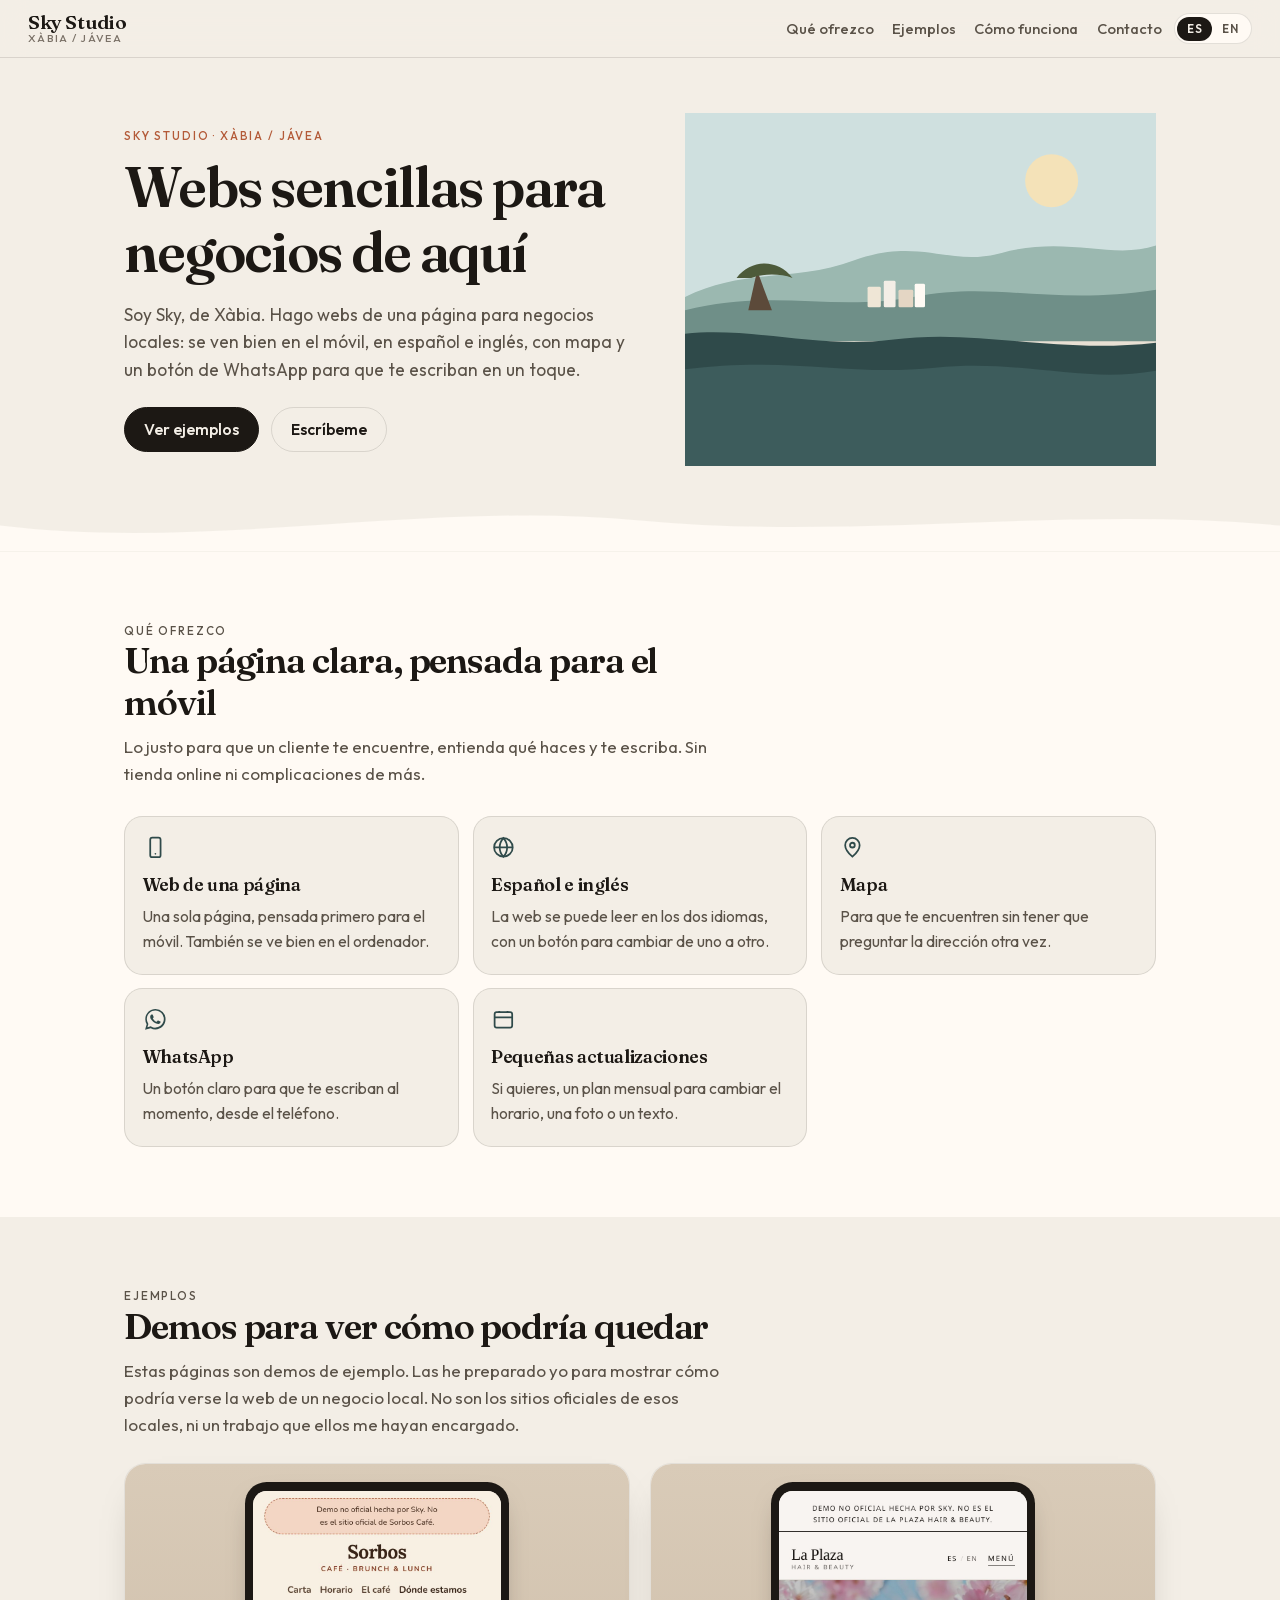
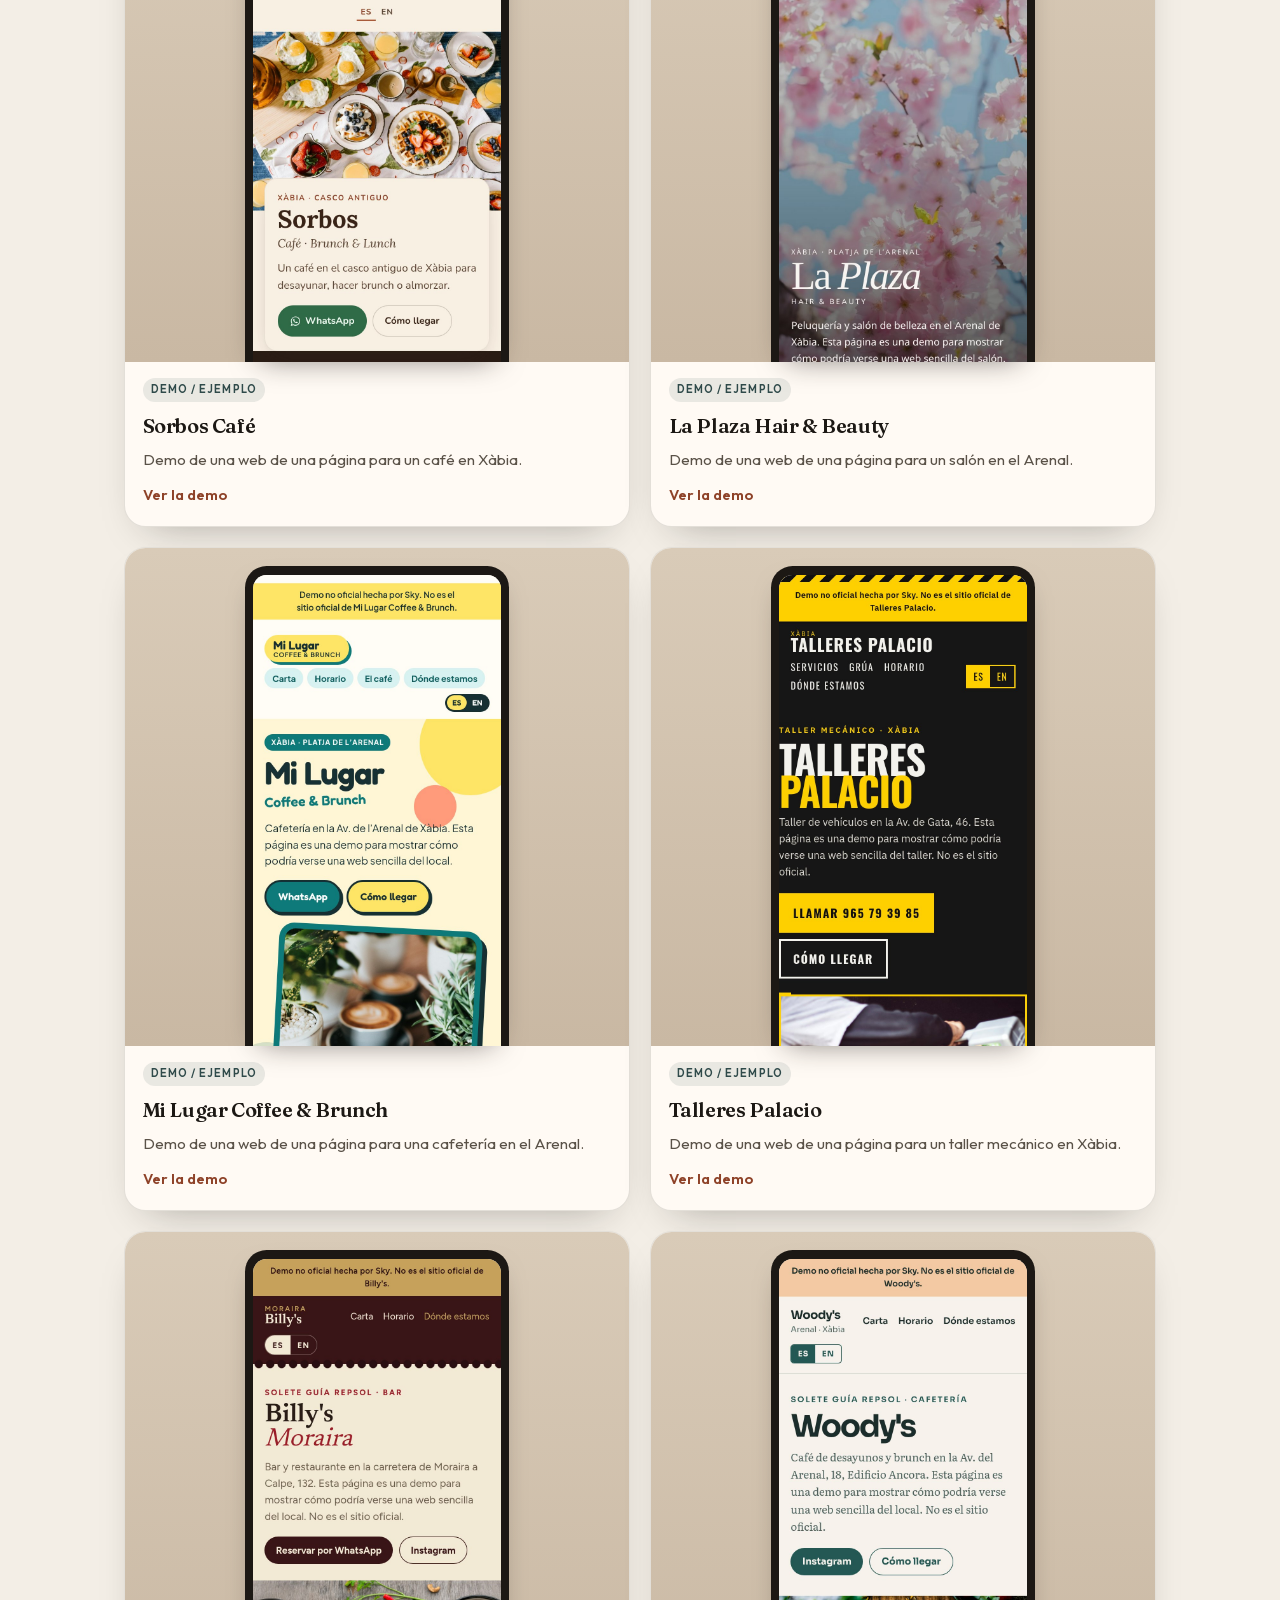
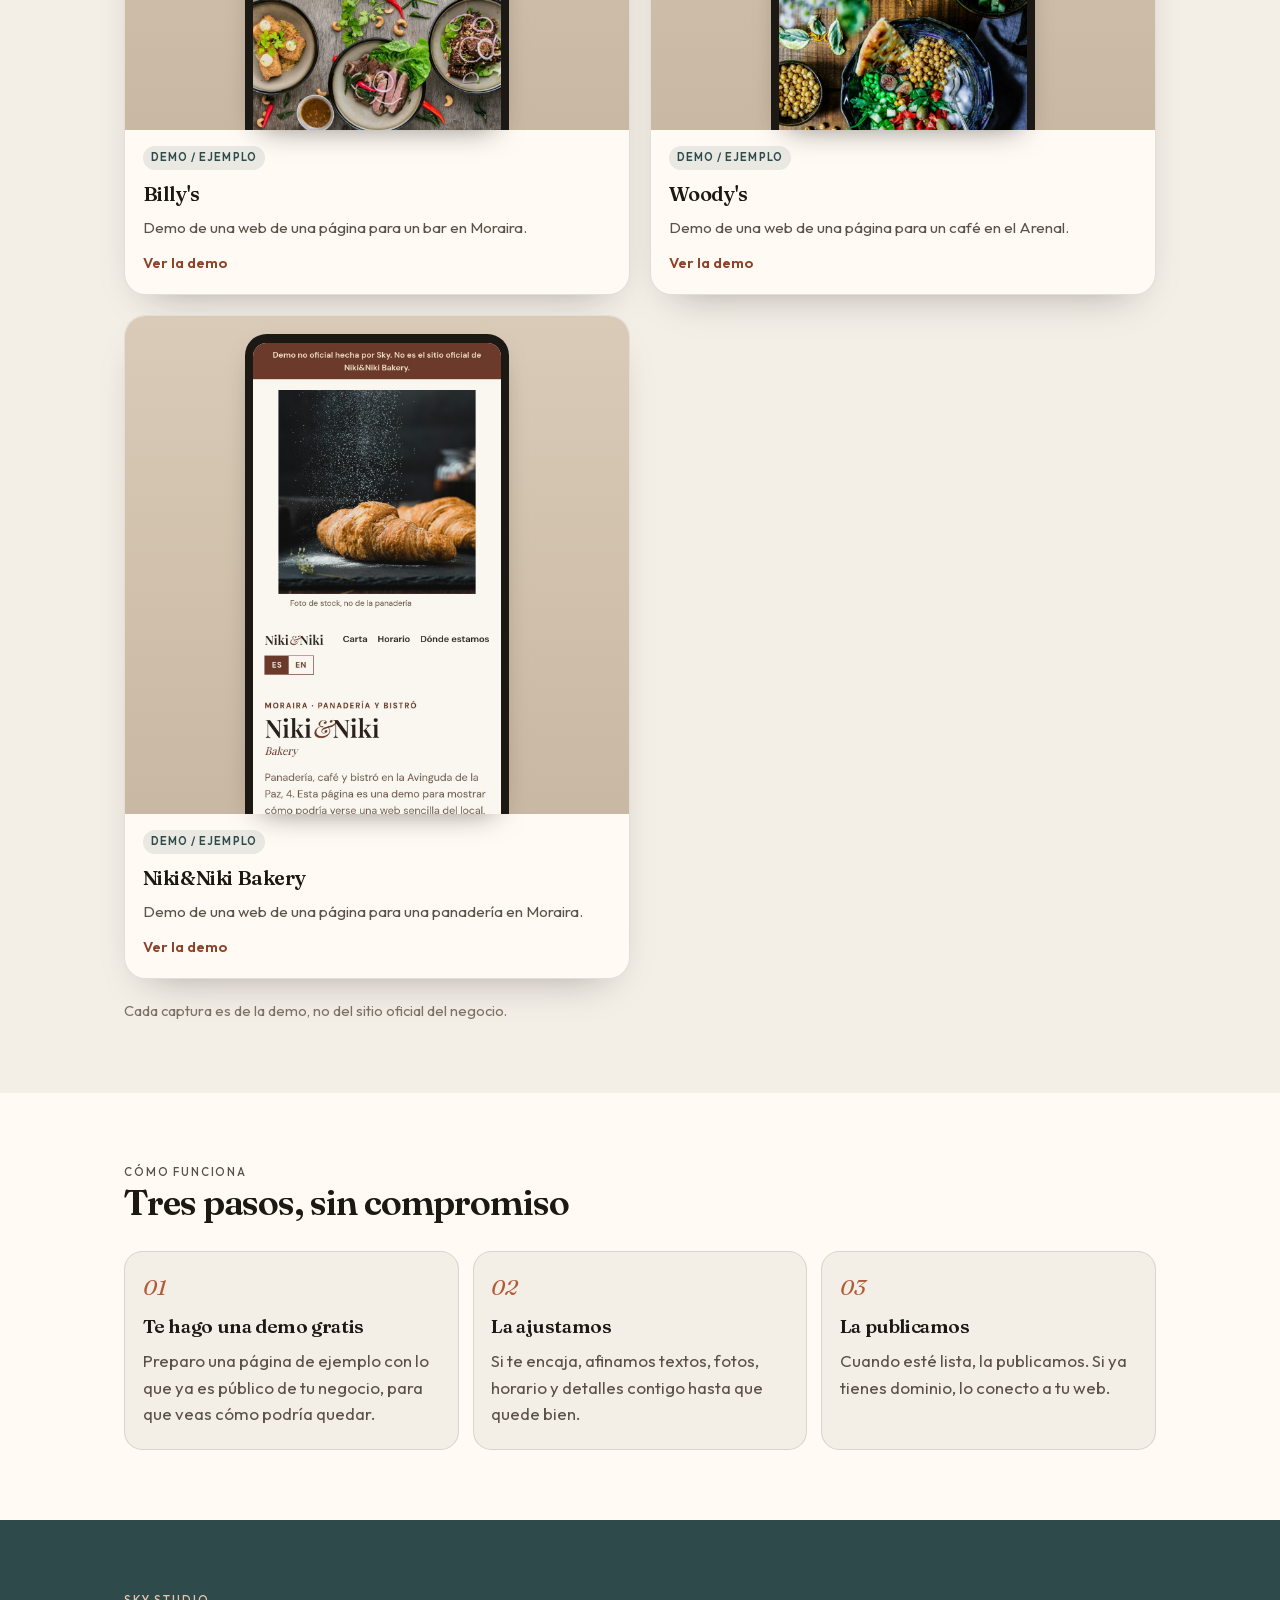
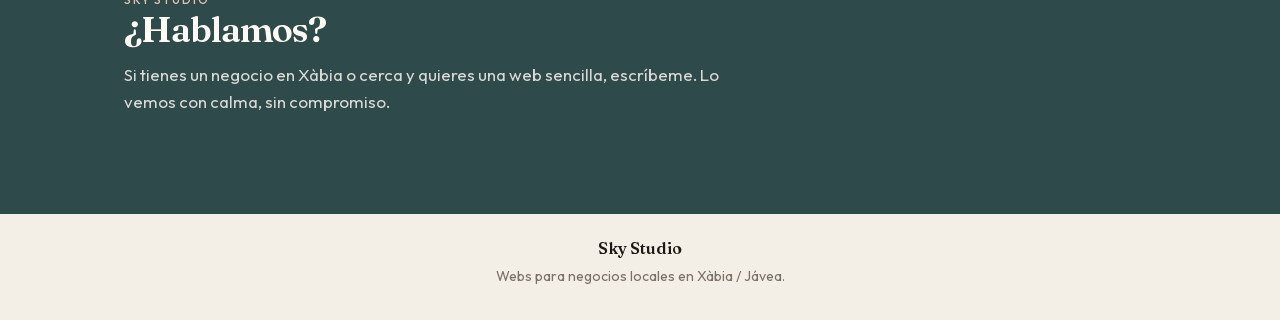
<file: index.html>
<!DOCTYPE html>
<html lang="es">
<head>
  <meta charset="utf-8">
  <meta name="viewport" content="width=device-width, initial-scale=1">
  <meta name="description" content="Sky Studio. Soy Sky, de Xàbia, y hago webs sencillas de una página para negocios locales: en el móvil, en español e inglés, con mapa y un botón de WhatsApp.">
  <meta name="theme-color" content="#f3eee6">
  <title>Sky Studio · Webs para negocios en Xàbia / Jávea</title>
  <link rel="icon" href="assets/icons/favicon.svg" type="image/svg+xml">
  <link rel="stylesheet" href="assets/css/styles.css">
</head>
<body>
  <a class="skip" href="#contenido">
    <span data-lang="es">Saltar al contenido</span>
    <span data-lang="en" hidden>Skip to content</span>
  </a>

  <header class="header">
    <a class="logo" href="#inicio">
      <span class="logo-name">Sky Studio</span>
      <span class="logo-sub">Xàbia / Jávea</span>
    </a>
    <nav class="nav" aria-label="Principal">
      <a href="#ofrezco" data-es="Qué ofrezco" data-en="What I offer">Qué ofrezco</a>
      <a href="#ejemplos" data-es="Ejemplos" data-en="Examples">Ejemplos</a>
      <a href="#como-funciona" data-es="Cómo funciona" data-en="How it works">Cómo funciona</a>
      <!-- Temporarily hidden until prices are set:
      <a href="#tarifas" data-es="Tarifas" data-en="Prices">Tarifas</a>
      -->
      <a href="#contacto" data-es="Contacto" data-en="Contact">Contacto</a>
    </nav>
    <div class="header-actions">
      <div class="lang-toggle" role="group" aria-label="Idioma / Language">
        <button type="button" data-set-lang="es" aria-pressed="true">ES</button>
        <button type="button" data-set-lang="en" aria-pressed="false">EN</button>
      </div>
      <button class="nav-toggle" type="button" aria-expanded="false" aria-controls="menu-movil">
        <span class="nav-toggle-icon"></span>
        <span class="visually-hidden" data-es="Abrir menú" data-en="Open menu">Abrir menú</span>
      </button>
    </div>
  </header>

  <nav class="nav-mobile" id="menu-movil" aria-label="Móvil">
    <a href="#ofrezco" data-es="Qué ofrezco" data-en="What I offer">Qué ofrezco</a>
    <a href="#ejemplos" data-es="Ejemplos" data-en="Examples">Ejemplos</a>
    <a href="#como-funciona" data-es="Cómo funciona" data-en="How it works">Cómo funciona</a>
    <!-- Temporarily hidden until prices are set:
    <a href="#tarifas" data-es="Tarifas" data-en="Prices">Tarifas</a>
    -->
    <a href="#contacto" data-es="Contacto" data-en="Contact">Contacto</a>
  </nav>

  <main id="contenido">
    <section class="hero" id="inicio">
      <div class="hero-inner">
        <div class="hero-copy">
          <p class="eyebrow">Sky Studio · Xàbia / Jávea</p>
          <h1 data-lang="es">Webs sencillas para negocios de aquí</h1>
          <h1 data-lang="en" hidden>Simple websites for local businesses</h1>
          <p class="hero-lead" data-lang="es">Soy Sky, de Xàbia. Hago webs de una página para negocios locales: se ven bien en el móvil, en español e inglés, con mapa y un botón de WhatsApp para que te escriban en un toque.</p>
          <p class="hero-lead" data-lang="en" hidden>I’m Sky, from Xàbia. I build one-page websites for local businesses: they look good on a phone, come in Spanish and English, and include a map and a WhatsApp button so people can message you in one tap.</p>
          <div class="hero-actions">
            <a class="btn btn-primary" href="#ejemplos" data-es="Ver ejemplos" data-en="See examples">Ver ejemplos</a>
            <a class="btn btn-ghost" href="#contacto" data-es="Escríbeme" data-en="Get in touch">Escríbeme</a>
          </div>
        </div>
        <div class="hero-art" aria-hidden="true">
          <svg viewBox="0 0 640 480" xmlns="http://www.w3.org/2000/svg" focusable="false">
            <rect width="640" height="480" rx="28" fill="#e8e0d4"/>
            <rect x="0" y="0" width="640" height="260" fill="#cfe0df"/>
            <circle cx="498" cy="92" r="36" fill="#f4e2b8"/>
            <path d="M0 250 C80 210 150 230 230 200 C320 168 360 210 430 190 C520 166 580 200 640 180 L640 280 L0 280 Z" fill="#9bb8b0"/>
            <path d="M0 268 C120 238 200 270 310 250 C420 228 500 262 640 240 L640 310 L0 310 Z" fill="#6f8f88"/>
            <path d="M0 300 C90 290 180 320 280 308 C400 292 500 328 640 312 L640 480 L0 480 Z" fill="#2f4a4a"/>
            <path d="M0 348 C140 330 220 358 340 346 C460 334 540 368 640 350 L640 480 L0 480 Z" fill="#3d5c5c"/>
            <path d="M86 268 L98 214 L118 268 Z" fill="#5c4a3a"/>
            <path d="M70 224 C90 198 126 198 146 224 C128 218 108 218 90 224 Z" fill="#4d5b3a"/>
            <rect x="248" y="236" width="18" height="28" rx="2" fill="#efe6d6"/>
            <rect x="270" y="228" width="16" height="36" rx="2" fill="#f3eee6"/>
            <rect x="290" y="240" width="20" height="24" rx="2" fill="#e4d6c4"/>
            <rect x="312" y="232" width="14" height="32" rx="2" fill="#fffaf4"/>
          </svg>
        </div>
      </div>
    </section>

    <svg class="wave" viewBox="0 0 1440 80" preserveAspectRatio="none" aria-hidden="true" focusable="false">
      <path d="M0 40 C240 80 480 0 720 32 C960 64 1200 8 1440 40 L1440 80 L0 80 Z"></path>
    </svg>

    <section class="section offers" id="ofrezco">
      <div class="section-inner">
        <div class="section-head">
          <p class="eyebrow" data-es="Qué ofrezco" data-en="What I offer">Qué ofrezco</p>
          <h2 data-lang="es">Una página clara, pensada para el móvil</h2>
          <h2 data-lang="en" hidden>A clear page, designed for a phone</h2>
          <p data-lang="es">Lo justo para que un cliente te encuentre, entienda qué haces y te escriba. Sin tienda online ni complicaciones de más.</p>
          <p data-lang="en" hidden>Just enough for a customer to find you, understand what you do and get in touch. No online shop, and no extra complication.</p>
        </div>
        <div class="offer-grid">
          <article class="offer-card">
            <svg viewBox="0 0 24 24" fill="none" stroke="currentColor" stroke-width="1.7" aria-hidden="true"><rect x="7" y="2.5" width="10" height="19" rx="2"/><circle cx="12" cy="18.2" r="0.8" fill="currentColor" stroke="none"/></svg>
            <h3 data-lang="es">Web de una página</h3>
            <h3 data-lang="en" hidden>A one-page site</h3>
            <p data-lang="es">Una sola página, pensada primero para el móvil. También se ve bien en el ordenador.</p>
            <p data-lang="en" hidden>A single page, designed mobile-first. It also works well on a computer.</p>
          </article>
          <article class="offer-card">
            <svg viewBox="0 0 24 24" fill="none" stroke="currentColor" stroke-width="1.7" aria-hidden="true"><circle cx="12" cy="12" r="9"/><path d="M3 12h18M12 3c2.4 2.6 3.6 5.7 3.6 9s-1.2 6.4-3.6 9c-2.4-2.6-3.6-5.7-3.6-9s1.2-6.4 3.6-9Z"/></svg>
            <h3 data-lang="es">Español e inglés</h3>
            <h3 data-lang="en" hidden>Spanish and English</h3>
            <p data-lang="es">La web se puede leer en los dos idiomas, con un botón para cambiar de uno a otro.</p>
            <p data-lang="en" hidden>The site can be read in both languages, with a button to switch from one to the other.</p>
          </article>
          <article class="offer-card">
            <svg viewBox="0 0 24 24" fill="none" stroke="currentColor" stroke-width="1.7" aria-hidden="true"><path d="M12 21s7-6.2 7-11.2A7 7 0 0 0 5 9.8C5 14.8 12 21 12 21Z"/><circle cx="12" cy="9.8" r="2.3"/></svg>
            <h3 data-lang="es">Mapa</h3>
            <h3 data-lang="en" hidden>A map</h3>
            <p data-lang="es">Para que te encuentren sin tener que preguntar la dirección otra vez.</p>
            <p data-lang="en" hidden>So people can find you without having to ask for the address again.</p>
          </article>
          <article class="offer-card">
            <svg viewBox="0 0 24 24" fill="currentColor" aria-hidden="true"><path d="M19.05 4.91A9.87 9.87 0 0 0 12.02 2C6.61 2 2.21 6.4 2.22 11.81c0 1.73.45 3.42 1.32 4.91L2 22l5.42-1.42a9.86 9.86 0 0 0 4.6 1.17h.00c5.4 0 9.8-4.4 9.81-9.81a9.77 9.77 0 0 0-2.78-7.03Zm-7.03 15.1h-.00a8.2 8.2 0 0 1-4.18-1.15l-.3-.18-3.22.84.86-3.14-.2-.32a8.19 8.19 0 0 1-1.26-4.37c0-4.53 3.69-8.21 8.23-8.21 2.2 0 4.26.86 5.81 2.41a8.16 8.16 0 0 1 2.4 5.81c-.01 4.53-3.7 8.21-8.14 8.21Zm4.5-6.15c-.25-.12-1.46-.72-1.69-.8-.23-.09-.39-.12-.56.12-.16.25-.64.8-.78.96-.14.16-.29.18-.54.06-.25-.12-1.05-.39-2-1.23-.74-.66-1.24-1.47-1.38-1.72-.14-.25-.02-.38.11-.5.11-.11.25-.29.37-.43.12-.14.16-.25.25-.41.08-.16.04-.31-.02-.43-.06-.12-.56-1.35-.77-1.85-.2-.48-.41-.42-.56-.42h-.48c-.16 0-.43.06-.65.31-.23.25-.86.84-.86 2.05 0 1.21.88 2.38 1 2.54.12.16 1.73 2.64 4.2 3.7.59.25 1.05.41 1.41.52.59.19 1.13.16 1.56.1.48-.07 1.46-.6 1.67-1.17.21-.58.21-1.07.14-1.17-.06-.11-.23-.18-.48-.3Z"/></svg>
            <h3>WhatsApp</h3>
            <p data-lang="es">Un botón claro para que te escriban al momento, desde el teléfono.</p>
            <p data-lang="en" hidden>A clear button so people can message you straight away, from their phone.</p>
          </article>
          <article class="offer-card">
            <svg viewBox="0 0 24 24" fill="none" stroke="currentColor" stroke-width="1.7" aria-hidden="true"><rect x="3.5" y="5" width="17" height="15" rx="2"/><path d="M8 5V3.8M16 5V3.8M3.5 10h17"/></svg>
            <h3 data-lang="es">Pequeñas actualizaciones</h3>
            <h3 data-lang="en" hidden>Small monthly updates</h3>
            <p data-lang="es">Si quieres, un plan mensual para cambiar el horario, una foto o un texto.</p>
            <p data-lang="en" hidden>If you like, a monthly plan to change opening hours, a photo or a line of text.</p>
          </article>
        </div>
      </div>
    </section>

    <section class="section work" id="ejemplos">
      <div class="section-inner">
        <div class="section-head work-intro">
          <p class="eyebrow" data-es="Ejemplos" data-en="Examples">Ejemplos</p>
          <h2 data-lang="es">Demos para ver cómo podría quedar</h2>
          <h2 data-lang="en" hidden>Demos, to show how a site could look</h2>
          <p data-lang="es">Estas páginas son demos de ejemplo. Las he preparado yo para mostrar cómo podría verse la web de un negocio local. No son los sitios oficiales de esos locales, ni un trabajo que ellos me hayan encargado.</p>
          <p data-lang="en" hidden>These pages are example demos. I made them to show how a local business website could look. They are not those businesses’ official sites, and they were not commissioned by them.</p>
        </div>
        <div class="work-grid">
          <a class="work-card" href="./sorbos-cafe/">
            <div class="work-preview">
              <div class="phone">
                <img src="assets/images/demos/sorbos-cafe.jpg" width="780" height="1480" alt="Captura de la demo de Sorbos Café. No es el sitio oficial.">
              </div>
            </div>
            <div class="work-body">
              <span class="badge">Demo / ejemplo</span>
              <h3>Sorbos Café</h3>
              <p data-lang="es">Demo de una web de una página para un café en Xàbia.</p>
              <p data-lang="en" hidden>A one-page website demo for a café in Xàbia.</p>
              <span class="work-link" data-es="Ver la demo" data-en="View the demo">Ver la demo</span>
            </div>
          </a>
          <a class="work-card" href="./la-plaza-hair-beauty/">
            <div class="work-preview">
              <div class="phone">
                <img src="assets/images/demos/la-plaza-hair-beauty.jpg" width="780" height="1480" alt="Captura de la demo de La Plaza Hair &amp; Beauty. No es el sitio oficial.">
              </div>
            </div>
            <div class="work-body">
              <span class="badge">Demo / ejemplo</span>
              <h3>La Plaza Hair &amp; Beauty</h3>
              <p data-lang="es">Demo de una web de una página para un salón en el Arenal.</p>
              <p data-lang="en" hidden>A one-page website demo for a salon in the Arenal.</p>
              <span class="work-link" data-es="Ver la demo" data-en="View the demo">Ver la demo</span>
            </div>
          </a>
          <a class="work-card" href="./mi-lugar-coffee-brunch/">
            <div class="work-preview">
              <div class="phone">
                <img src="assets/images/demos/mi-lugar-coffee-brunch.jpg" width="780" height="1480" alt="Captura de la demo de Mi Lugar Coffee &amp; Brunch. No es el sitio oficial.">
              </div>
            </div>
            <div class="work-body">
              <span class="badge">Demo / ejemplo</span>
              <h3>Mi Lugar Coffee &amp; Brunch</h3>
              <p data-lang="es">Demo de una web de una página para una cafetería en el Arenal.</p>
              <p data-lang="en" hidden>A one-page website demo for a café in the Arenal.</p>
              <span class="work-link" data-es="Ver la demo" data-en="View the demo">Ver la demo</span>
            </div>
          </a>
          <a class="work-card" href="./talleres-palacio/">
            <div class="work-preview">
              <div class="phone">
                <img src="assets/images/demos/talleres-palacio.jpg" width="780" height="1480" alt="Captura de la demo de Talleres Palacio. No es el sitio oficial.">
              </div>
            </div>
            <div class="work-body">
              <span class="badge">Demo / ejemplo</span>
              <h3>Talleres Palacio</h3>
              <p data-lang="es">Demo de una web de una página para un taller mecánico en Xàbia.</p>
              <p data-lang="en" hidden>A one-page website demo for a vehicle workshop in Xàbia.</p>
              <span class="work-link" data-es="Ver la demo" data-en="View the demo">Ver la demo</span>
            </div>
          </a>
          <a class="work-card" href="./billys-moraira/">
            <div class="work-preview">
              <div class="phone">
                <img src="assets/images/demos/billys-moraira.jpg" width="780" height="1480" alt="Captura de la demo de Billy's. No es el sitio oficial.">
              </div>
            </div>
            <div class="work-body">
              <span class="badge">Demo / ejemplo</span>
              <h3>Billy's</h3>
              <p data-lang="es">Demo de una web de una página para un bar en Moraira.</p>
              <p data-lang="en" hidden>A one-page website demo for a bar in Moraira.</p>
              <span class="work-link" data-es="Ver la demo" data-en="View the demo">Ver la demo</span>
            </div>
          </a>
          <a class="work-card" href="./woodys-javea/">
            <div class="work-preview">
              <div class="phone">
                <img src="assets/images/demos/woodys-javea.jpg" width="780" height="1480" alt="Captura de la demo de Woody's. No es el sitio oficial.">
              </div>
            </div>
            <div class="work-body">
              <span class="badge">Demo / ejemplo</span>
              <h3>Woody's</h3>
              <p data-lang="es">Demo de una web de una página para un café en el Arenal.</p>
              <p data-lang="en" hidden>A one-page website demo for a café in the Arenal.</p>
              <span class="work-link" data-es="Ver la demo" data-en="View the demo">Ver la demo</span>
            </div>
          </a>
          <a class="work-card" href="./niki-niki-bakery/">
            <div class="work-preview">
              <div class="phone">
                <img src="assets/images/demos/niki-niki-bakery.jpg" width="780" height="1480" alt="Captura de la demo de Niki&amp;Niki Bakery. No es el sitio oficial.">
              </div>
            </div>
            <div class="work-body">
              <span class="badge">Demo / ejemplo</span>
              <h3>Niki&amp;Niki Bakery</h3>
              <p data-lang="es">Demo de una web de una página para una panadería en Moraira.</p>
              <p data-lang="en" hidden>A one-page website demo for a bakery in Moraira.</p>
              <span class="work-link" data-es="Ver la demo" data-en="View the demo">Ver la demo</span>
            </div>
          </a>
        </div>
        <p class="work-note" data-lang="es">Cada captura es de la demo, no del sitio oficial del negocio.</p>
        <p class="work-note" data-lang="en" hidden>Each screenshot is of the demo, not of the business’s official site.</p>
      </div>
    </section>

    <section class="section steps" id="como-funciona">
      <div class="section-inner">
        <div class="section-head">
          <p class="eyebrow" data-es="Cómo funciona" data-en="How it works">Cómo funciona</p>
          <h2 data-lang="es">Tres pasos, sin compromiso</h2>
          <h2 data-lang="en" hidden>Three steps, no obligation</h2>
        </div>
        <div class="step-grid">
          <article class="step">
            <div class="step-num">01</div>
            <h3 data-lang="es">Te hago una demo gratis</h3>
            <h3 data-lang="en" hidden>I make you a free demo</h3>
            <p data-lang="es">Preparo una página de ejemplo con lo que ya es público de tu negocio, para que veas cómo podría quedar.</p>
            <p data-lang="en" hidden>I put together a sample page from what is already public about your business, so you can see how it could look.</p>
          </article>
          <article class="step">
            <div class="step-num">02</div>
            <h3 data-lang="es">La ajustamos</h3>
            <h3 data-lang="en" hidden>We adjust it</h3>
            <p data-lang="es">Si te encaja, afinamos textos, fotos, horario y detalles contigo hasta que quede bien.</p>
            <p data-lang="en" hidden>If it feels right, we refine the copy, photos, opening hours and details with you until it sits well.</p>
          </article>
          <article class="step">
            <div class="step-num">03</div>
            <h3 data-lang="es">La publicamos</h3>
            <h3 data-lang="en" hidden>We publish it</h3>
            <p data-lang="es">Cuando esté lista, la publicamos. Si ya tienes dominio, lo conecto a tu web.</p>
            <p data-lang="en" hidden>When it’s ready, we publish it. Got your own domain? I can connect it.</p>
          </article>
        </div>
      </div>
    </section>

    <!-- Temporarily hidden until prices are set:
    <section class="section prices" id="tarifas">
      <div class="section-inner">
        <div class="section-head">
          <p class="eyebrow" data-es="Tarifas" data-en="Prices">Tarifas</p>
          <h2 data-lang="es">Precios claros, confirmados por escrito</h2>
          <h2 data-lang="en" hidden>Clear prices, confirmed in writing</h2>
          <p data-lang="es">Estas tarifas son orientativas. Te las confirmo por escrito antes de empezar.</p>
          <p data-lang="en" hidden>These prices are a guide. I confirm them in writing before we start.</p>
        </div>
        <div class="price-list">
          <div class="price-row">
            <div class="price-copy">
              <h3 data-lang="es">Web básica</h3>
              <h3 data-lang="en" hidden>Basic website</h3>
              <p data-lang="es">Una página, móvil, español e inglés, mapa y botón de WhatsApp. Pago único.</p>
              <p data-lang="en" hidden>One page, mobile-first, Spanish and English, a map and a WhatsApp button. One-off.</p>
            </div>
            <div class="price-amount"><span class="price-ph">[precio]</span></div>
          </div>
          <div class="price-row">
            <div class="price-copy">
              <h3 data-lang="es">Mantenimiento mensual</h3>
              <h3 data-lang="en" hidden>Monthly maintenance</h3>
              <p data-lang="es">Opcional. Pequeñas actualizaciones (horario, fotos, textos). Sin permanencia.</p>
              <p data-lang="en" hidden>Optional. Small updates (hours, photos, text). No lock-in.</p>
            </div>
            <div class="price-amount"><span class="price-ph">[precio]</span> <span data-es="/ mes" data-en="/ month">/ mes</span></div>
          </div>
        </div>
        <p class="price-fine" data-lang="es">Los precios no incluyen IVA, que se añadirá en la factura. El alojamiento se acuerda en cada caso. Si ya tienes dominio, lo conecto a tu web.</p>
        <p class="price-fine" data-lang="en" hidden>Prices do not include VAT (IVA), which will be added on the invoice. Hosting is agreed in each case. Got your own domain? I can connect it.</p>
      </div>
    </section>

    -->

    <section class="section contact" id="contacto">
      <div class="section-inner">
        <div class="section-head">
          <p class="eyebrow" style="color:#e8c4b0">Sky Studio</p>
          <h2 data-lang="es">¿Hablamos?</h2>
          <h2 data-lang="en" hidden>Shall we talk?</h2>
          <p data-lang="es">Si tienes un negocio en Xàbia o cerca y quieres una web sencilla, escríbeme. Lo vemos con calma, sin compromiso.</p>
          <p data-lang="en" hidden>If you have a business in Xàbia or nearby and you’d like a simple website, get in touch. We can talk it through, no obligation.</p>
        </div>
        <!-- Temporarily hidden until contact details are set:
        <ul class="contact-list">
          <li>
            <span class="contact-label">Instagram</span>
            <span class="contact-value">[Instagram]</span>
          </li>
          <li>
            <span class="contact-label">WhatsApp / email</span>
            <span class="contact-value">[WhatsApp/email]</span>
          </li>
        </ul>
        -->
      </div>
    </section>
  </main>

  <footer class="footer">
    <strong>Sky Studio</strong>
    <p data-lang="es">Webs para negocios locales en Xàbia / Jávea.</p>
    <p data-lang="en" hidden>Websites for local businesses in Xàbia / Jávea.</p>
  </footer>

  <script src="assets/js/main.js"></script>
</body>
</html>
</file>
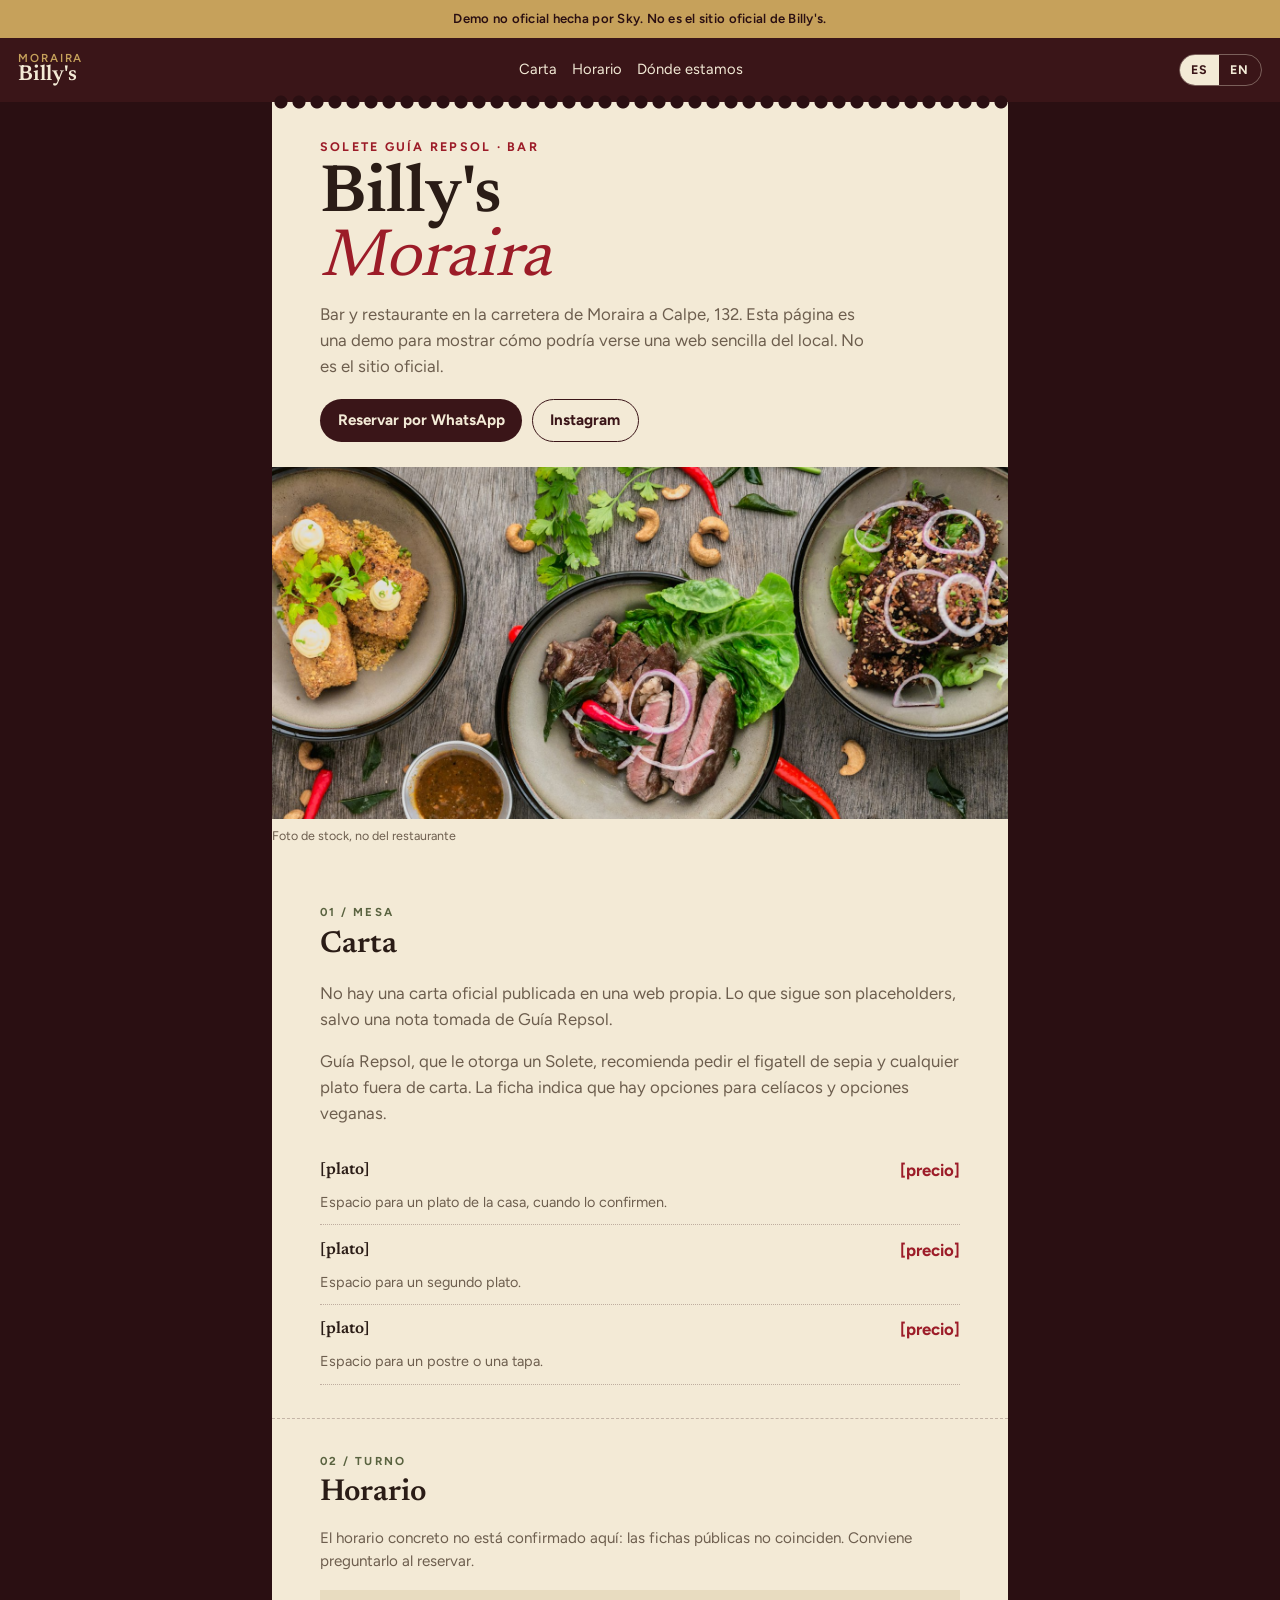
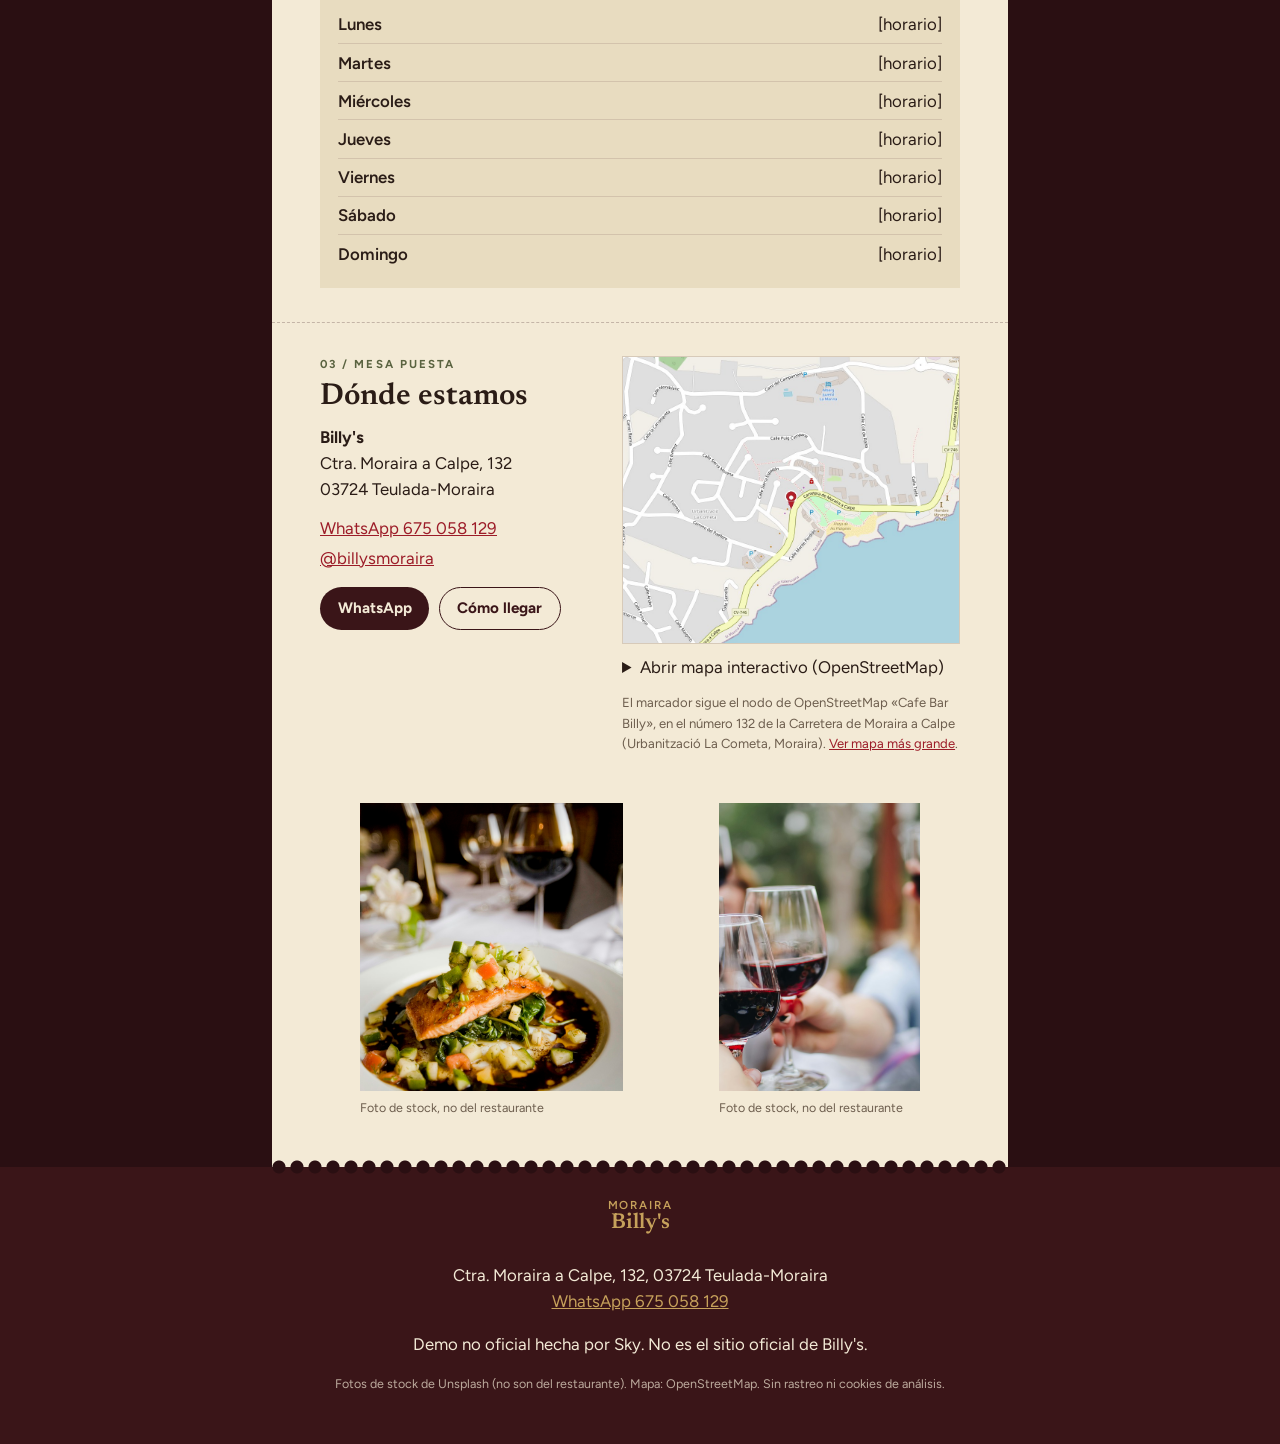
<file: billys-moraira/index.html>
<!DOCTYPE html>
<html lang="es">
<head>
  <meta charset="utf-8">
  <meta name="viewport" content="width=device-width, initial-scale=1">
  <meta name="description" content="Billy's, bar y restaurante en Moraira. Página de demostración no oficial hecha por Sky.">
  <meta name="robots" content="noindex, nofollow">
  <meta name="theme-color" content="#3a1518">
  <title>Billy's · Moraira (demo)</title>
  <link rel="icon" href="assets/icons/favicon.svg" type="image/svg+xml">
  <link rel="stylesheet" href="assets/css/styles.css">
</head>
<body data-redesign="billys-mesa-2026">
  <a class="skip" href="#contenido">
    <span data-lang="es">Saltar al contenido</span>
    <span data-lang="en" hidden>Skip to content</span>
  </a>
  <p class="demo-banner">
    <span data-lang="es">Demo no oficial hecha por Sky. No es el sitio oficial de Billy's.</span>
    <span data-lang="en" hidden>Unofficial demo made by Sky. This is not the official Billy's website.</span>
  </p>
  <header class="topbar">
    <a class="logo" href="#inicio">
      <span class="logo-kicker">Moraira</span>
      <span class="logo-name">Billy's</span>
    </a>
    <nav class="nav" aria-label="Principal">
      <a href="#carta" data-es="Carta" data-en="Menu">Carta</a>
      <a href="#horario" data-es="Horario" data-en="Hours">Horario</a>
      <a href="#ubicacion" data-es="Dónde estamos" data-en="Location">Dónde estamos</a>
    </nav>
    <div class="lang-toggle" role="group" aria-label="Idioma / Language">
      <button type="button" data-set-lang="es" aria-pressed="true">ES</button>
      <button type="button" data-set-lang="en" aria-pressed="false">EN</button>
    </div>
  </header>

  <div class="ticket">
    <main id="contenido">
      <section class="hero" id="inicio">
        <div class="wrap">
          <p class="hero-kicker">Solete Guía Repsol · Bar</p>
          <h1>Billy's <span>Moraira</span></h1>
          <p class="hero-lead" data-lang="es">Bar y restaurante en la carretera de Moraira a Calpe, 132. Esta página es una demo para mostrar cómo podría verse una web sencilla del local. No es el sitio oficial.</p>
          <p class="hero-lead" data-lang="en" hidden>A bar and restaurant at Ctra. Moraira a Calpe, 132. This page is a demo of how a simple site for the place could look. It is not the official website.</p>
          <div class="actions">
            <a class="btn btn-wine" href="https://wa.me/34675058129" rel="noopener noreferrer" target="_blank">
              <span data-es="Reservar por WhatsApp" data-en="Book on WhatsApp">Reservar por WhatsApp</span>
            </a>
            <a class="btn btn-ghost" href="https://www.instagram.com/billysmoraira" rel="noopener noreferrer" target="_blank">Instagram</a>
          </div>
        </div>
        <figure class="hero-photo">
          <img src="assets/images/hero.jpg" width="1600" height="1067" alt="Foto de stock: tres platos para compartir en una mesa de madera (no es una foto del restaurante)">
          <figcaption class="caption wrap" data-lang="es">Foto de stock, no del restaurante</figcaption>
          <figcaption class="caption wrap" data-lang="en" hidden>Stock photo, not from the restaurant</figcaption>
        </figure>
      </section>

      <section class="section" id="carta">
        <div class="wrap">
          <p class="sec-kicker">01 / Mesa</p>
          <h2 data-lang="es">Carta</h2>
          <h2 data-lang="en" hidden>Menu</h2>
          <p class="lede" data-lang="es">No hay una carta oficial publicada en una web propia. Lo que sigue son placeholders, salvo una nota tomada de Guía Repsol.</p>
          <p class="lede" data-lang="en" hidden>There is no official menu published on a first-party website. What follows is a placeholder, apart from a note taken from Guía Repsol.</p>
          <p class="note" data-lang="es">Guía Repsol, que le otorga un Solete, recomienda pedir el figatell de sepia y cualquier plato fuera de carta. La ficha indica que hay opciones para celíacos y opciones veganas.</p>
          <p class="note" data-lang="en" hidden>Guía Repsol, which awards it a Solete, recommends asking for the cuttlefish figatell and any off-menu dish. The listing says there are gluten-free and vegan options.</p>
          <ul class="menu-list">
            <li>
              <h3 data-lang="es">[plato]</h3>
              <h3 data-lang="en" hidden>[dish]</h3>
              <span class="price">[precio]</span>
              <p data-lang="es">Espacio para un plato de la casa, cuando lo confirmen.</p>
              <p data-lang="en" hidden>A space for a house dish, once they confirm it.</p>
            </li>
            <li>
              <h3 data-lang="es">[plato]</h3>
              <h3 data-lang="en" hidden>[dish]</h3>
              <span class="price">[precio]</span>
              <p data-lang="es">Espacio para un segundo plato.</p>
              <p data-lang="en" hidden>A space for a second dish.</p>
            </li>
            <li>
              <h3 data-lang="es">[plato]</h3>
              <h3 data-lang="en" hidden>[dish]</h3>
              <span class="price">[precio]</span>
              <p data-lang="es">Espacio para un postre o una tapa.</p>
              <p data-lang="en" hidden>A space for a dessert or a tapa.</p>
            </li>
          </ul>
        </div>
      </section>

      <section class="section" id="horario">
        <div class="wrap">
          <p class="sec-kicker">02 / Turno</p>
          <h2 data-lang="es">Horario</h2>
          <h2 data-lang="en" hidden>Opening hours</h2>
          <p class="confirm" data-lang="es">El horario concreto no está confirmado aquí: las fichas públicas no coinciden. Conviene preguntarlo al reservar.</p>
          <p class="confirm" data-lang="en" hidden>Specific opening hours are not confirmed here: public listings do not agree. Please check when you book.</p>
          <div class="hours-card">
            <dl>
              <div class="day-row"><dt data-es="Lunes" data-en="Monday">Lunes</dt><dd>[horario]</dd></div>
              <div class="day-row"><dt data-es="Martes" data-en="Tuesday">Martes</dt><dd>[horario]</dd></div>
              <div class="day-row"><dt data-es="Miércoles" data-en="Wednesday">Miércoles</dt><dd>[horario]</dd></div>
              <div class="day-row"><dt data-es="Jueves" data-en="Thursday">Jueves</dt><dd>[horario]</dd></div>
              <div class="day-row"><dt data-es="Viernes" data-en="Friday">Viernes</dt><dd>[horario]</dd></div>
              <div class="day-row"><dt data-es="Sábado" data-en="Saturday">Sábado</dt><dd>[horario]</dd></div>
              <div class="day-row"><dt data-es="Domingo" data-en="Sunday">Domingo</dt><dd>[horario]</dd></div>
            </dl>
          </div>
        </div>
      </section>

      <section class="section place" id="ubicacion">
        <div class="wrap place-grid">
          <div>
            <p class="sec-kicker">03 / Mesa puesta</p>
            <h2 data-lang="es">Dónde estamos</h2>
            <h2 data-lang="en" hidden>Where to find us</h2>
            <address>
              <strong>Billy's</strong><br>
              Ctra. Moraira a Calpe, 132<br>
              03724 Teulada-Moraira
            </address>
            <ul class="contact-list">
              <li><a href="https://wa.me/34675058129" rel="noopener noreferrer" target="_blank">WhatsApp 675 058 129</a></li>
              <li><a href="https://www.instagram.com/billysmoraira" rel="noopener noreferrer" target="_blank">@billysmoraira</a></li>
            </ul>
            <div class="actions">
              <a class="btn btn-wine" href="https://wa.me/34675058129" rel="noopener noreferrer" target="_blank">
                <span data-es="WhatsApp" data-en="WhatsApp">WhatsApp</span>
              </a>
              <a class="btn btn-ghost" href="https://www.openstreetmap.org/?mlat=38.6859647&amp;mlon=0.1243740#map=17/38.68596/0.12437" rel="noopener noreferrer" target="_blank">
                <span data-es="Cómo llegar" data-en="Get directions">Cómo llegar</span>
              </a>
            </div>
          </div>
          <div>
            <div class="map-wrap">
              <img src="assets/images/map.jpg" width="1024" height="768" alt="Mapa de OpenStreetMap con un marcador en Cafe Bar Billy, Carretera de Moraira a Calpe 132.">
            </div>
            <details class="map-interactive">
              <summary data-es="Abrir mapa interactivo (OpenStreetMap)" data-en="Open interactive map (OpenStreetMap)">Abrir mapa interactivo (OpenStreetMap)</summary>
              <iframe
                title="Mapa de Billy's en la carretera Moraira a Calpe, Moraira"
                src="https://www.openstreetmap.org/export/embed.html?bbox=0.118374%2C38.681965%2C0.130374%2C38.689965&amp;layer=mapnik&amp;marker=38.6859647%2C0.1243740"
                loading="lazy"
                referrerpolicy="no-referrer-when-downgrade"></iframe>
            </details>
            <p class="map-caption" data-lang="es">El marcador sigue el nodo de OpenStreetMap «Cafe Bar Billy», en el número 132 de la Carretera de Moraira a Calpe (Urbanització La Cometa, Moraira). <a href="https://www.openstreetmap.org/?mlat=38.6859647&amp;mlon=0.1243740#map=17/38.68596/0.12437" rel="noopener noreferrer" target="_blank">Ver mapa más grande</a>.</p>
            <p class="map-caption" data-lang="en" hidden>The pin follows the OpenStreetMap node “Cafe Bar Billy”, at number 132 on Carretera de Moraira a Calpe (Urbanització La Cometa, Moraira). <a href="https://www.openstreetmap.org/?mlat=38.6859647&amp;mlon=0.1243740#map=17/38.68596/0.12437" rel="noopener noreferrer" target="_blank">View a larger map</a>.</p>
          </div>
        </div>
        <div class="wrap split">
          <figure>
            <img src="assets/images/plate.jpg" width="1600" height="2400" alt="Foto de stock: un plato de salmón con ensalada y una copa de vino (no es una foto del restaurante)">
            <figcaption class="caption" data-lang="es">Foto de stock, no del restaurante</figcaption>
            <figcaption class="caption" data-lang="en" hidden>Stock photo, not from the restaurant</figcaption>
          </figure>
          <figure>
            <img src="assets/images/wine.jpg" width="1600" height="1067" alt="Foto de stock: varias copas de vino tinto brindando (no es una foto del restaurante)">
            <figcaption class="caption" data-lang="es">Foto de stock, no del restaurante</figcaption>
            <figcaption class="caption" data-lang="en" hidden>Stock photo, not from the restaurant</figcaption>
          </figure>
        </div>
      </section>
    </main>
  </div>

  <footer class="footer">
    <a class="logo" href="#inicio">
      <span class="logo-kicker">Moraira</span>
      <span class="logo-name">Billy's</span>
    </a>
    <p>
      Ctra. Moraira a Calpe, 132, 03724 Teulada-Moraira<br>
      <a href="https://wa.me/34675058129" rel="noopener noreferrer" target="_blank">WhatsApp 675 058 129</a>
    </p>
    <p data-lang="es">Demo no oficial hecha por Sky. No es el sitio oficial de Billy's.</p>
    <p data-lang="en" hidden>Unofficial demo made by Sky. This is not the official Billy's website.</p>
    <p class="credits" data-lang="es">Fotos de stock de Unsplash (no son del restaurante). Mapa: OpenStreetMap. Sin rastreo ni cookies de análisis.</p>
    <p class="credits" data-lang="en" hidden>Stock photos from Unsplash (not from the restaurant). Map: OpenStreetMap. No tracking or analytics cookies.</p>
  </footer>
  <script src="assets/js/main.js"></script>
</body>
</html>
</file>
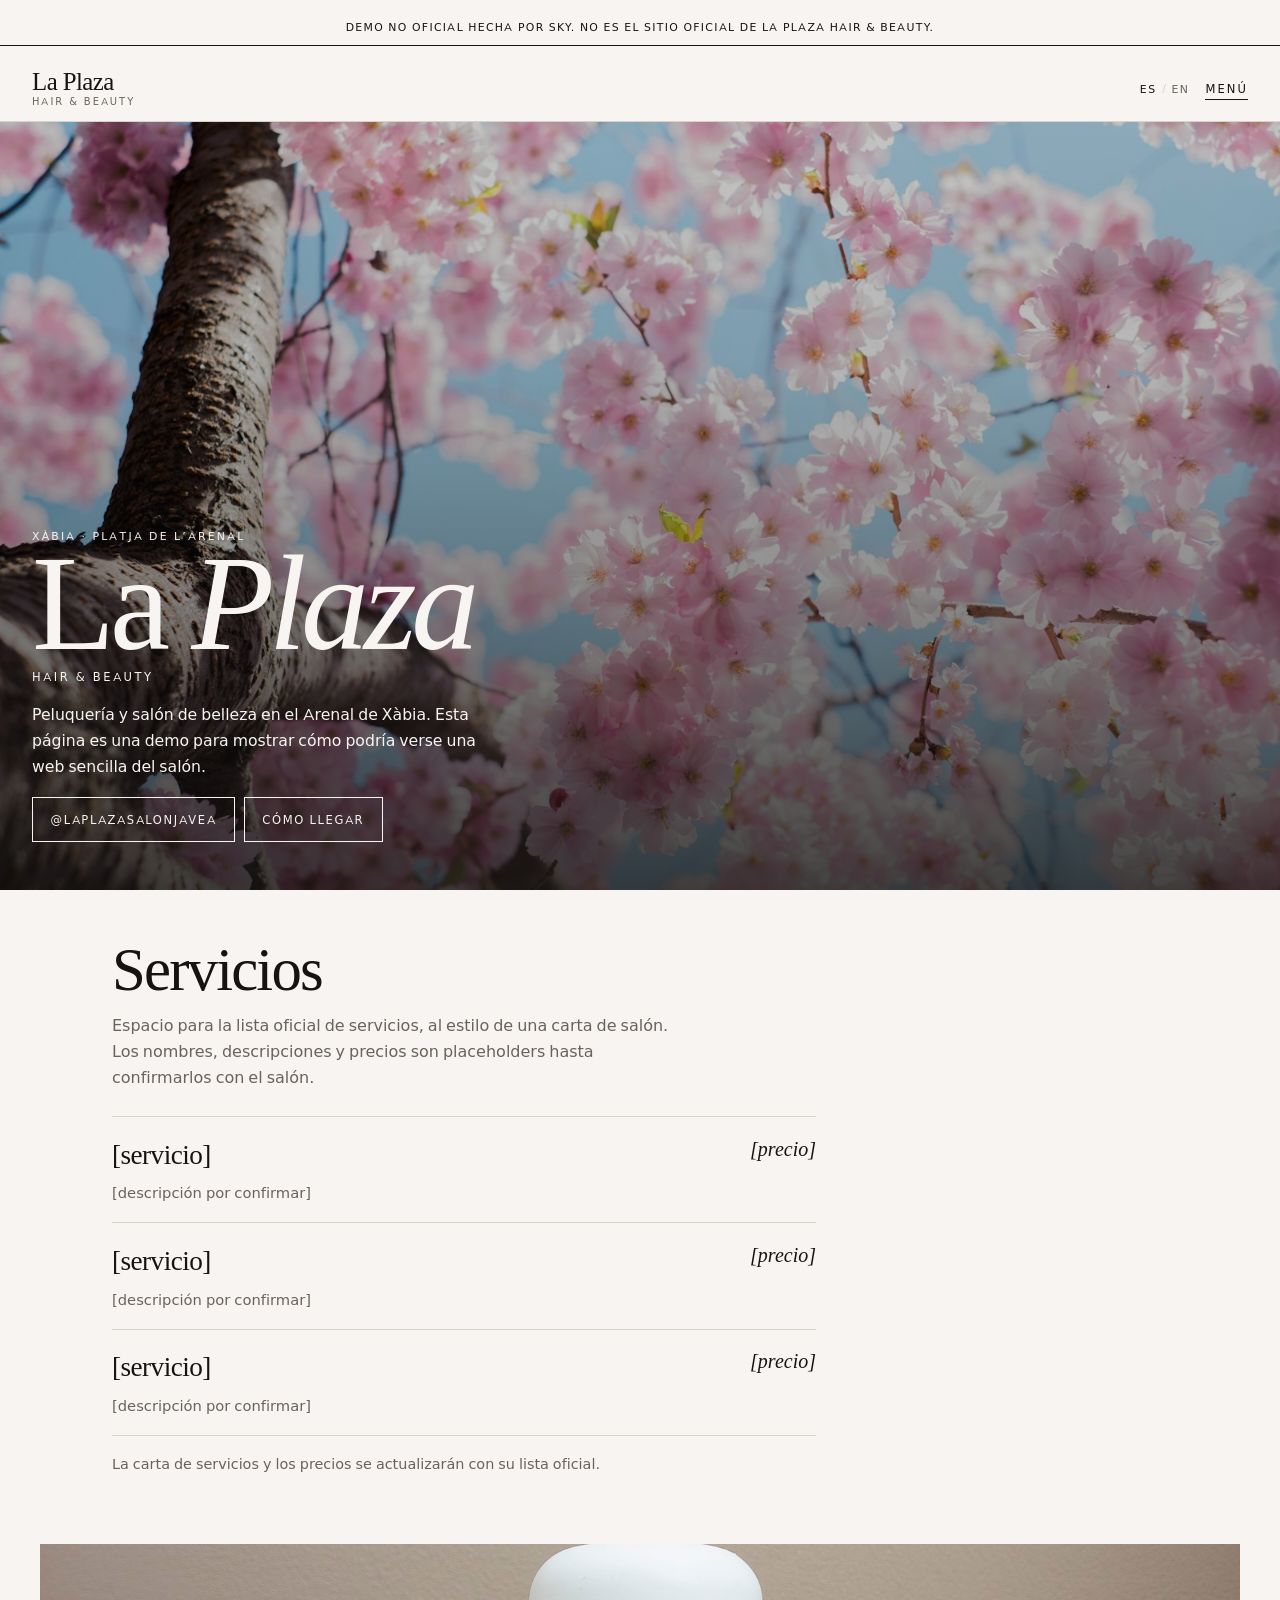
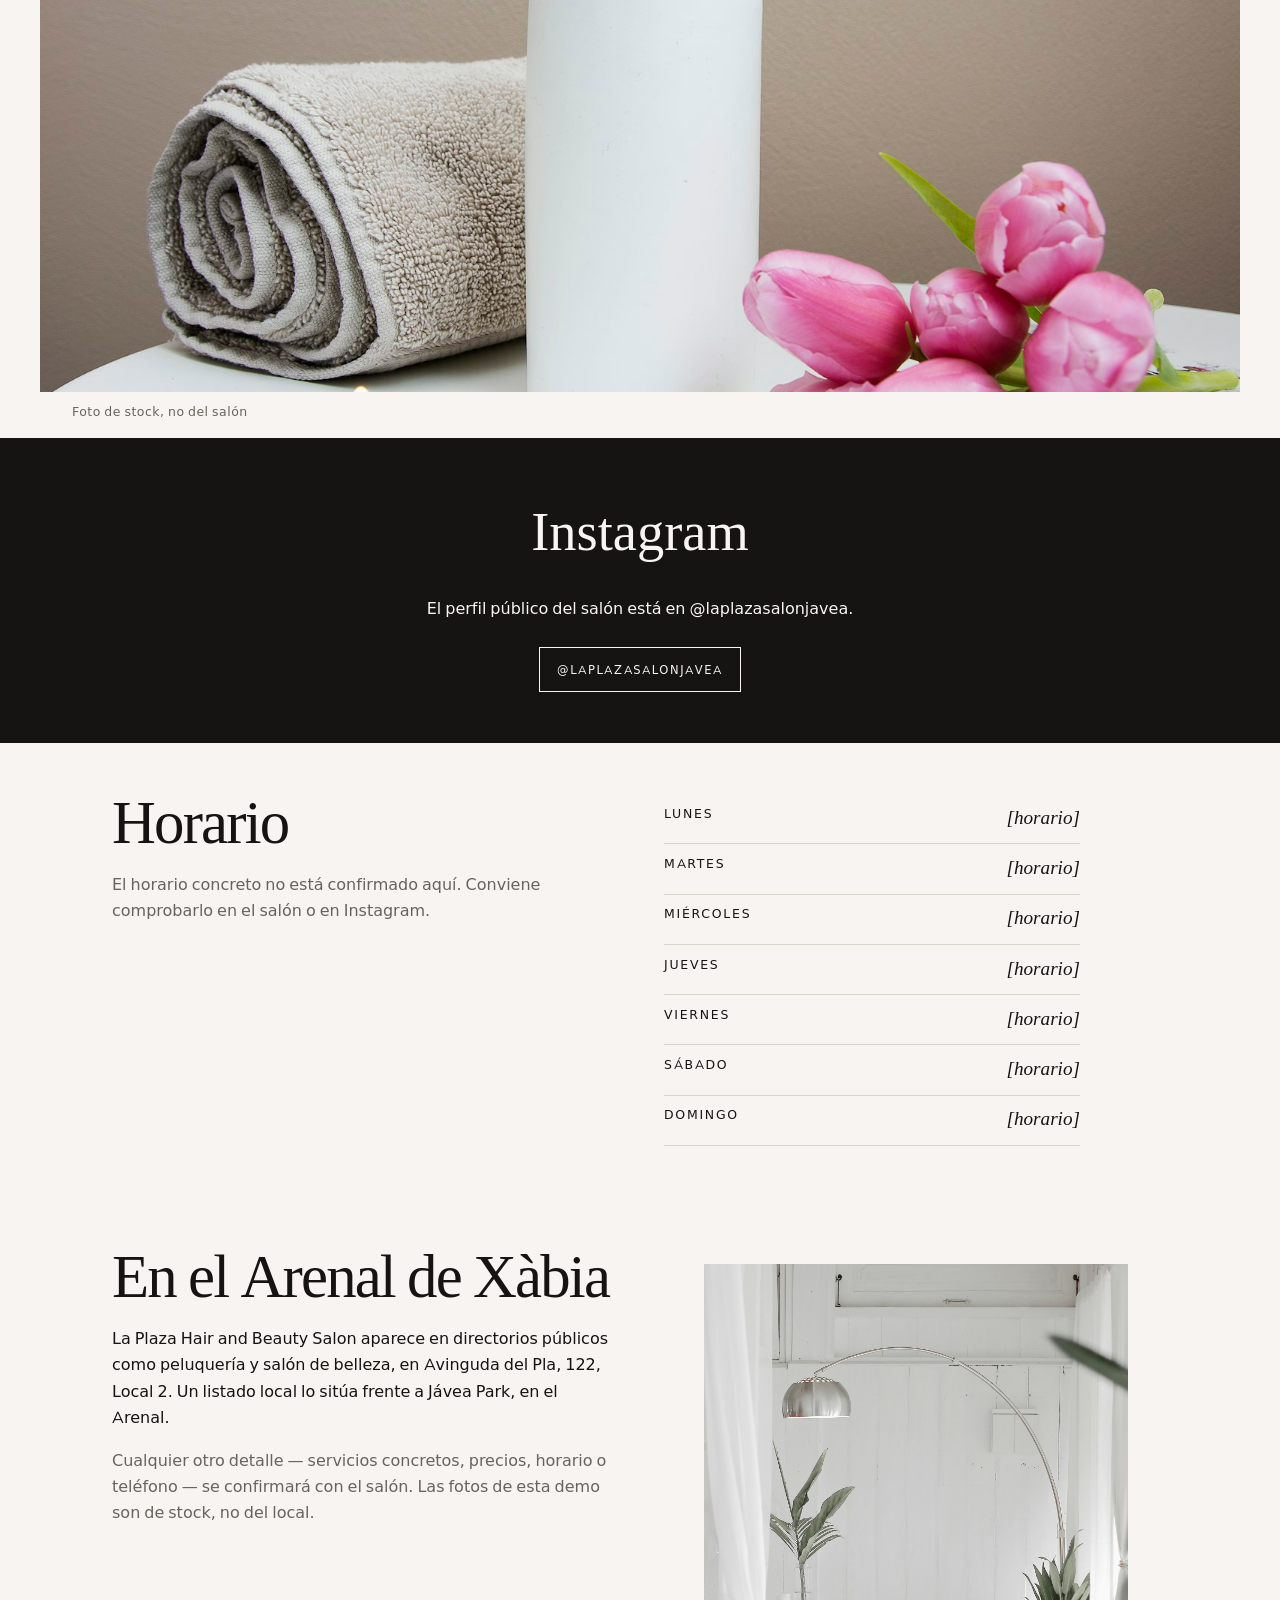
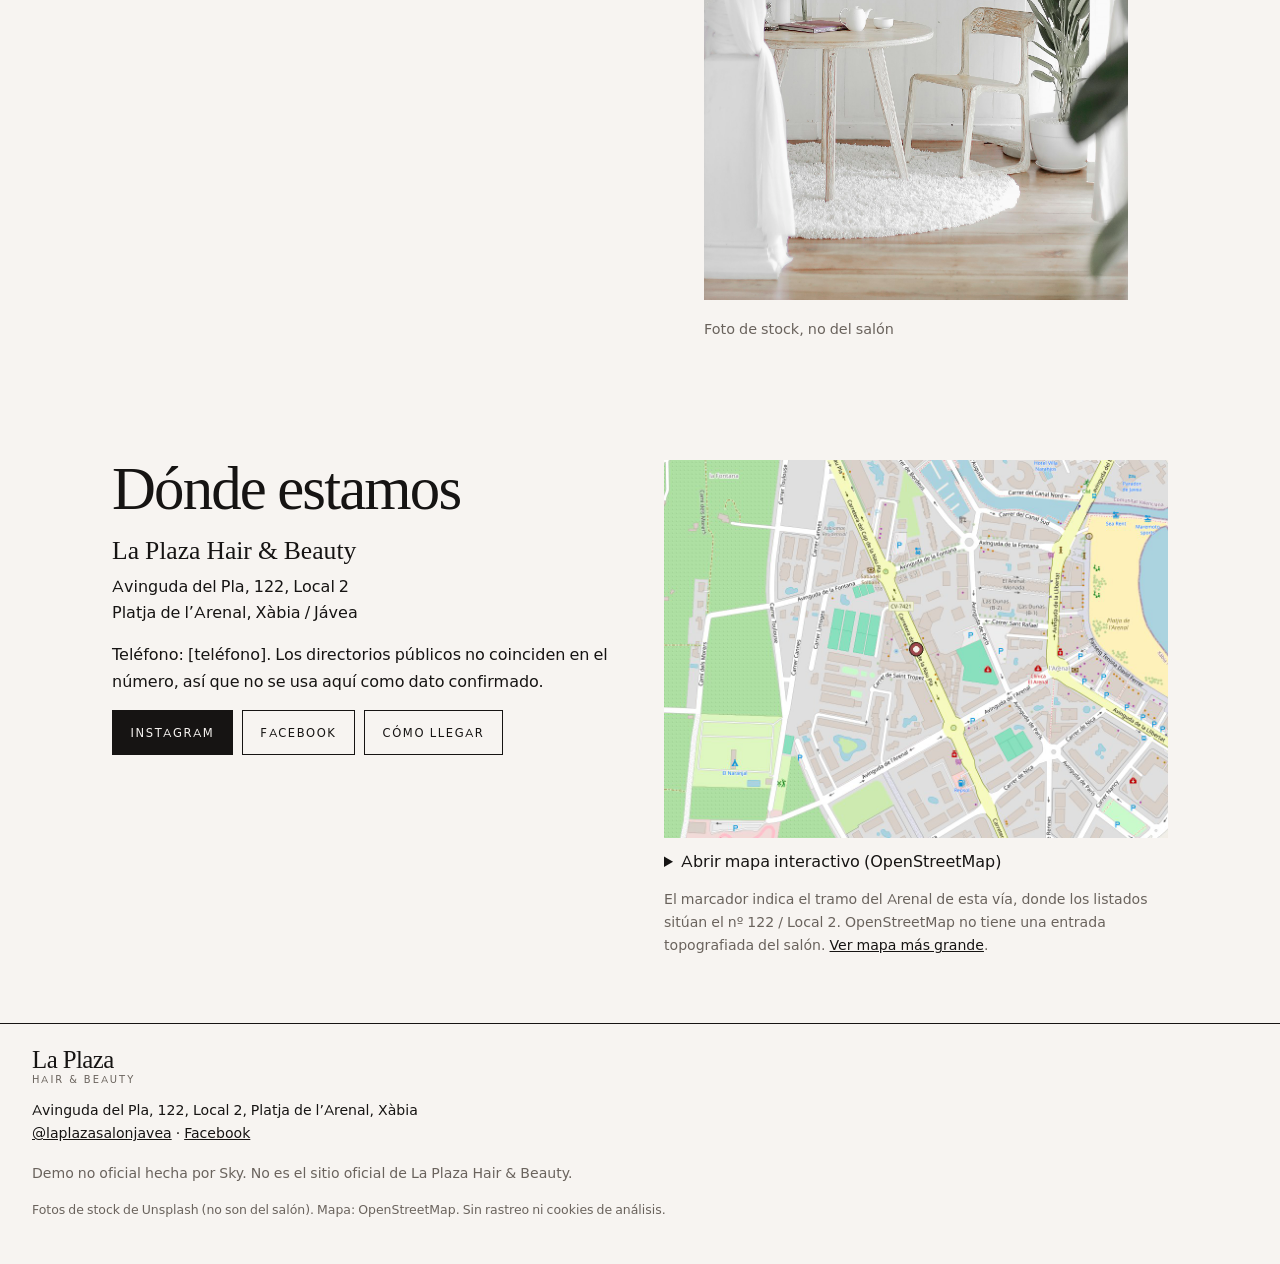
<file: la-plaza-hair-beauty/index.html>
<!DOCTYPE html>
<html lang="es">
<head>
  <meta charset="utf-8">
  <meta name="viewport" content="width=device-width, initial-scale=1">
  <meta name="description" content="La Plaza Hair &amp; Beauty, peluquería y salón de belleza en el Arenal de Xàbia. Página de demostración no oficial hecha por Sky.">
  <meta name="robots" content="noindex, nofollow">
  <meta name="theme-color" content="#f7f4f1">
  <title>La Plaza Hair &amp; Beauty · Xàbia (demo)</title>
  <link rel="icon" href="assets/icons/favicon.svg" type="image/svg+xml">
  <link rel="stylesheet" href="assets/css/styles.css">
</head>
<body data-redesign="laplaza-editorial-2026">
  <a class="skip" href="#contenido">
    <span data-lang="es">Saltar al contenido</span>
    <span data-lang="en" hidden>Skip to content</span>
  </a>

  <p class="demo-rule">
    <span data-lang="es">Demo no oficial hecha por Sky. No es el sitio oficial de La Plaza Hair &amp; Beauty.</span>
    <span data-lang="en" hidden>Unofficial demo made by Sky. This is not the official La Plaza Hair &amp; Beauty website.</span>
  </p>

  <header class="topbar">
    <a class="logo" href="#inicio">
      <span class="logo-name">La Plaza</span>
      <span class="logo-sub">Hair &amp; Beauty</span>
    </a>
    <div class="topbar-actions">
      <div class="lang-toggle" role="group" aria-label="Idioma / Language">
        <button type="button" data-set-lang="es" aria-pressed="true">ES</button>
        <span class="sep" aria-hidden="true">/</span>
        <button type="button" data-set-lang="en" aria-pressed="false">EN</button>
      </div>
      <button class="menu-open" type="button" aria-expanded="false" aria-controls="nav-overlay">Menú</button>
    </div>
  </header>

  <div class="nav-overlay" id="nav-overlay" hidden>
    <div class="nav-overlay-top">
      <span class="logo-sub" style="color:#f7f4f1">La Plaza</span>
      <button class="menu-close" type="button" data-es="Cerrar" data-en="Close">Cerrar</button>
    </div>
    <nav aria-label="Principal">
      <a href="#servicios" data-es="Servicios" data-en="Services">Servicios</a>
      <a href="#instagram" data-es="Instagram" data-en="Instagram">Instagram</a>
      <a href="#horario" data-es="Horario" data-en="Hours">Horario</a>
      <a href="#nosotros" data-es="El salón" data-en="The salon">El salón</a>
      <a href="#ubicacion" data-es="Dónde estamos" data-en="Location">Dónde estamos</a>
    </nav>
  </div>

  <main id="contenido">
    <section class="editorial-hero" id="inicio">
      <img src="assets/images/hero.jpg" width="1600" height="1067" alt="Foto de stock: ramas de flor de cerezo sobre un cielo azul (no es una foto del salón)">
      <div class="copy">
        <p class="eyebrow">Xàbia · Platja de l’Arenal</p>
        <h1>La <em>Plaza</em></h1>
        <p class="kicker">Hair &amp; Beauty</p>
        <p class="hero-lead" data-lang="es">Peluquería y salón de belleza en el Arenal de Xàbia. Esta página es una demo para mostrar cómo podría verse una web sencilla del salón.</p>
        <p class="hero-lead" data-lang="en" hidden>A hair and beauty salon in Xàbia’s Arenal. This page is a demo of how a simple site for the salon could look.</p>
        <div class="actions">
          <a class="btn" href="https://www.instagram.com/laplazasalonjavea/" rel="noopener noreferrer" target="_blank">@laplazasalonjavea</a>
          <a class="btn" href="https://www.openstreetmap.org/?mlat=38.7727695&amp;mlon=0.1853333#map=17/38.7727695/0.1853333" rel="noopener noreferrer" target="_blank">
            <span data-es="Cómo llegar" data-en="Get directions">Cómo llegar</span>
          </a>
        </div>
      </div>
    </section>

    <section class="section" id="servicios">
      <div class="wrap">
        <h2 data-lang="es">Servicios</h2>
        <h2 data-lang="en" hidden>Services</h2>
        <p class="lede" data-lang="es">Espacio para la lista oficial de servicios, al estilo de una carta de salón. Los nombres, descripciones y precios son placeholders hasta confirmarlos con el salón.</p>
        <p class="lede" data-lang="en" hidden>Space for the official service list, set out like a salon menu. Names, descriptions and prices are placeholders until the salon confirms them.</p>
        <div class="salon-price-list" id="salon-price-list">
          <article class="salon-item">
            <div>
              <h3 data-lang="es">[servicio]</h3>
              <h3 data-lang="en" hidden>[service]</h3>
              <p data-lang="es">[descripción por confirmar]</p>
              <p data-lang="en" hidden>[description to be confirmed]</p>
            </div>
            <span class="price">[precio]</span>
          </article>
          <article class="salon-item">
            <div>
              <h3 data-lang="es">[servicio]</h3>
              <h3 data-lang="en" hidden>[service]</h3>
              <p data-lang="es">[descripción por confirmar]</p>
              <p data-lang="en" hidden>[description to be confirmed]</p>
            </div>
            <span class="price">[precio]</span>
          </article>
          <article class="salon-item">
            <div>
              <h3 data-lang="es">[servicio]</h3>
              <h3 data-lang="en" hidden>[service]</h3>
              <p data-lang="es">[descripción por confirmar]</p>
              <p data-lang="en" hidden>[description to be confirmed]</p>
            </div>
            <span class="price">[precio]</span>
          </article>
        </div>
        <p class="note" data-lang="es">La carta de servicios y los precios se actualizarán con su lista oficial.</p>
        <p class="note" data-lang="en" hidden>The service list and prices will be updated from their official menu.</p>
      </div>
    </section>

    <figure class="full-image">
      <img src="assets/images/spa.jpg" width="1600" height="1067" alt="Foto de stock: toalla, flor y bote sin marca">
      <figcaption data-lang="es">Foto de stock, no del salón</figcaption>
      <figcaption data-lang="en" hidden>Stock photo, not from the salon</figcaption>
    </figure>

    <section class="ig-band" id="instagram">
      <h2>Instagram</h2>
      <p data-lang="es">El perfil público del salón está en @laplazasalonjavea.</p>
      <p data-lang="en" hidden>The salon’s public profile is at @laplazasalonjavea.</p>
      <a class="btn" href="https://www.instagram.com/laplazasalonjavea/" rel="noopener noreferrer" target="_blank">@laplazasalonjavea</a>
    </section>

    <section class="section" id="horario">
      <div class="wrap hours-layout">
        <div>
          <h2 data-lang="es">Horario</h2>
          <h2 data-lang="en" hidden>Opening hours</h2>
          <p class="confirm" data-lang="es">El horario concreto no está confirmado aquí. Conviene comprobarlo en el salón o en Instagram.</p>
          <p class="confirm" data-lang="en" hidden>Specific opening hours are not confirmed here. Please check in person or on Instagram.</p>
        </div>
        <dl class="hours-list">
          <div class="hours-row"><dt data-es="Lunes" data-en="Monday">Lunes</dt><dd>[horario]</dd></div>
          <div class="hours-row"><dt data-es="Martes" data-en="Tuesday">Martes</dt><dd>[horario]</dd></div>
          <div class="hours-row"><dt data-es="Miércoles" data-en="Wednesday">Miércoles</dt><dd>[horario]</dd></div>
          <div class="hours-row"><dt data-es="Jueves" data-en="Thursday">Jueves</dt><dd>[horario]</dd></div>
          <div class="hours-row"><dt data-es="Viernes" data-en="Friday">Viernes</dt><dd>[horario]</dd></div>
          <div class="hours-row"><dt data-es="Sábado" data-en="Saturday">Sábado</dt><dd>[horario]</dd></div>
          <div class="hours-row"><dt data-es="Domingo" data-en="Sunday">Domingo</dt><dd>[horario]</dd></div>
        </dl>
      </div>
    </section>

    <section class="section" id="nosotros">
      <div class="wrap split">
        <div>
          <h2 data-lang="es">En el Arenal de Xàbia</h2>
          <h2 data-lang="en" hidden>In Xàbia’s Arenal</h2>
          <p data-lang="es">La Plaza Hair and Beauty Salon aparece en directorios públicos como peluquería y salón de belleza, en Avinguda del Pla, 122, Local 2. Un listado local lo sitúa frente a Jávea Park, en el Arenal.</p>
          <p data-lang="en" hidden>Public directories list La Plaza Hair and Beauty Salon as a hair and beauty salon at Avinguda del Pla, 122, Local 2. A local listing places it opposite Jávea Park, in the Arenal.</p>
          <p class="confirm" data-lang="es">Cualquier otro detalle — servicios concretos, precios, horario o teléfono — se confirmará con el salón. Las fotos de esta demo son de stock, no del local.</p>
          <p class="confirm" data-lang="en" hidden>Any other detail — specific services, prices, hours or phone number — will be confirmed with the salon. Photos on this demo are stock, not from the premises.</p>
        </div>
        <figure>
          <img src="assets/images/calm.jpg" width="1600" height="2400" alt="Foto de stock: rincón claro con mesa, planta y lámpara">
          <figcaption class="note" data-lang="es">Foto de stock, no del salón</figcaption>
          <figcaption class="note" data-lang="en" hidden>Stock photo, not from the salon</figcaption>
        </figure>
      </div>
    </section>

    <section class="section" id="ubicacion">
      <div class="wrap split place">
        <div>
          <h2 data-lang="es">Dónde estamos</h2>
          <h2 data-lang="en" hidden>Where to find us</h2>
          <address>
            <strong>La Plaza Hair &amp; Beauty</strong>
            Avinguda del Pla, 122, Local 2<br>
            Platja de l’Arenal, Xàbia / Jávea
          </address>
          <p data-lang="es">Teléfono: [teléfono]. Los directorios públicos no coinciden en el número, así que no se usa aquí como dato confirmado.</p>
          <p data-lang="en" hidden>Phone: [teléfono]. Public listings do not agree on the number, so it is not used here as a confirmed fact.</p>
          <div class="actions">
            <a class="btn btn-solid" href="https://www.instagram.com/laplazasalonjavea/" rel="noopener noreferrer" target="_blank">Instagram</a>
            <a class="btn btn-line" href="https://www.facebook.com/laplazasalon" rel="noopener noreferrer" target="_blank">Facebook</a>
            <a class="btn btn-line" href="https://www.openstreetmap.org/?mlat=38.7727695&amp;mlon=0.1853333#map=17/38.7727695/0.1853333" rel="noopener noreferrer" target="_blank">
              <span data-es="Cómo llegar" data-en="Get directions">Cómo llegar</span>
            </a>
          </div>
        </div>
        <div>
          <div class="map-wrap">
            <img src="assets/images/map.jpg" width="1024" height="768" alt="Mapa de OpenStreetMap del tramo del Arenal de la Avinguda / Carretera del Pla (Cap de la Nau Pla), en Xàbia.">
          </div>
          <details class="map-interactive">
            <summary data-es="Abrir mapa interactivo (OpenStreetMap)" data-en="Open interactive map (OpenStreetMap)">Abrir mapa interactivo (OpenStreetMap)</summary>
            <iframe
              title="Mapa de la zona de Avinguda del Pla en el Arenal de Xàbia"
              src="https://www.openstreetmap.org/export/embed.html?bbox=0.1823333%2C38.7707695%2C0.1883333%2C38.7747695&amp;layer=mapnik&amp;marker=38.7727695%2C0.1853333"
              loading="lazy"
              referrerpolicy="no-referrer-when-downgrade"></iframe>
          </details>
          <p class="map-caption" data-lang="es">El marcador indica el tramo del Arenal de esta vía, donde los listados sitúan el nº 122 / Local 2. OpenStreetMap no tiene una entrada topografiada del salón. <a href="https://www.openstreetmap.org/?mlat=38.7727695&amp;mlon=0.1853333#map=17/38.7727695/0.1853333" rel="noopener noreferrer" target="_blank">Ver mapa más grande</a>.</p>
          <p class="map-caption" data-lang="en" hidden>The pin marks the Arenal stretch of this road, where listings place no. 122 / Local 2. OpenStreetMap has no surveyed salon entrance. <a href="https://www.openstreetmap.org/?mlat=38.7727695&amp;mlon=0.1853333#map=17/38.7727695/0.1853333" rel="noopener noreferrer" target="_blank">View a larger map</a>.</p>
        </div>
      </div>
    </section>
  </main>

  <footer class="footer">
    <a class="logo" href="#inicio">
      <span class="logo-name">La Plaza</span>
      <span class="logo-sub">Hair &amp; Beauty</span>
    </a>
    <p>
      Avinguda del Pla, 122, Local 2, Platja de l’Arenal, Xàbia<br>
      <a href="https://www.instagram.com/laplazasalonjavea/" rel="noopener noreferrer" target="_blank">@laplazasalonjavea</a>
      ·
      <a href="https://www.facebook.com/laplazasalon" rel="noopener noreferrer" target="_blank">Facebook</a>
    </p>
    <div class="footer-demo">
      <p data-lang="es">Demo no oficial hecha por Sky. No es el sitio oficial de La Plaza Hair &amp; Beauty.</p>
      <p data-lang="en" hidden>Unofficial demo made by Sky. This is not the official La Plaza Hair &amp; Beauty website.</p>
      <p class="credits" data-lang="es">Fotos de stock de Unsplash (no son del salón). Mapa: OpenStreetMap. Sin rastreo ni cookies de análisis.</p>
      <p class="credits" data-lang="en" hidden>Stock photos from Unsplash (not from the salon). Map: OpenStreetMap. No tracking or analytics cookies.</p>
    </div>
  </footer>
  <script src="assets/js/main.js"></script>
</body>
</html>
</file>
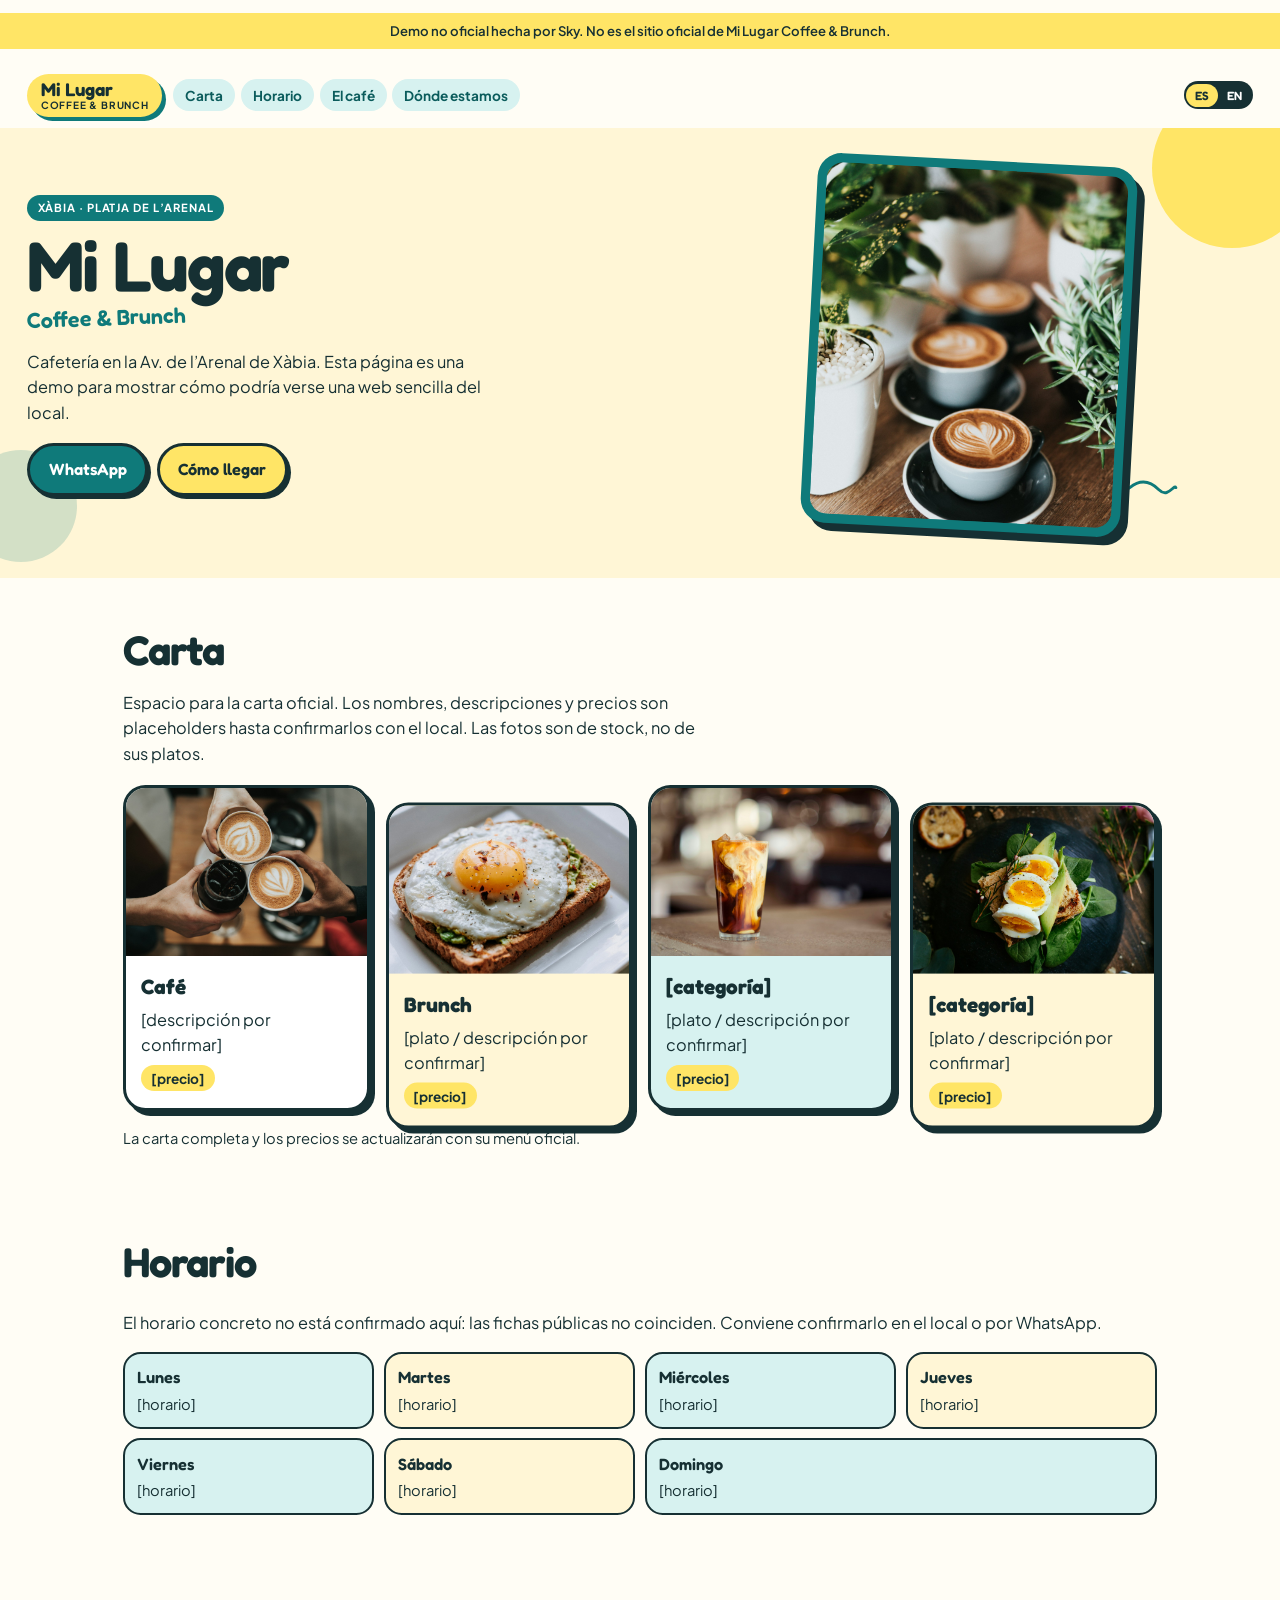
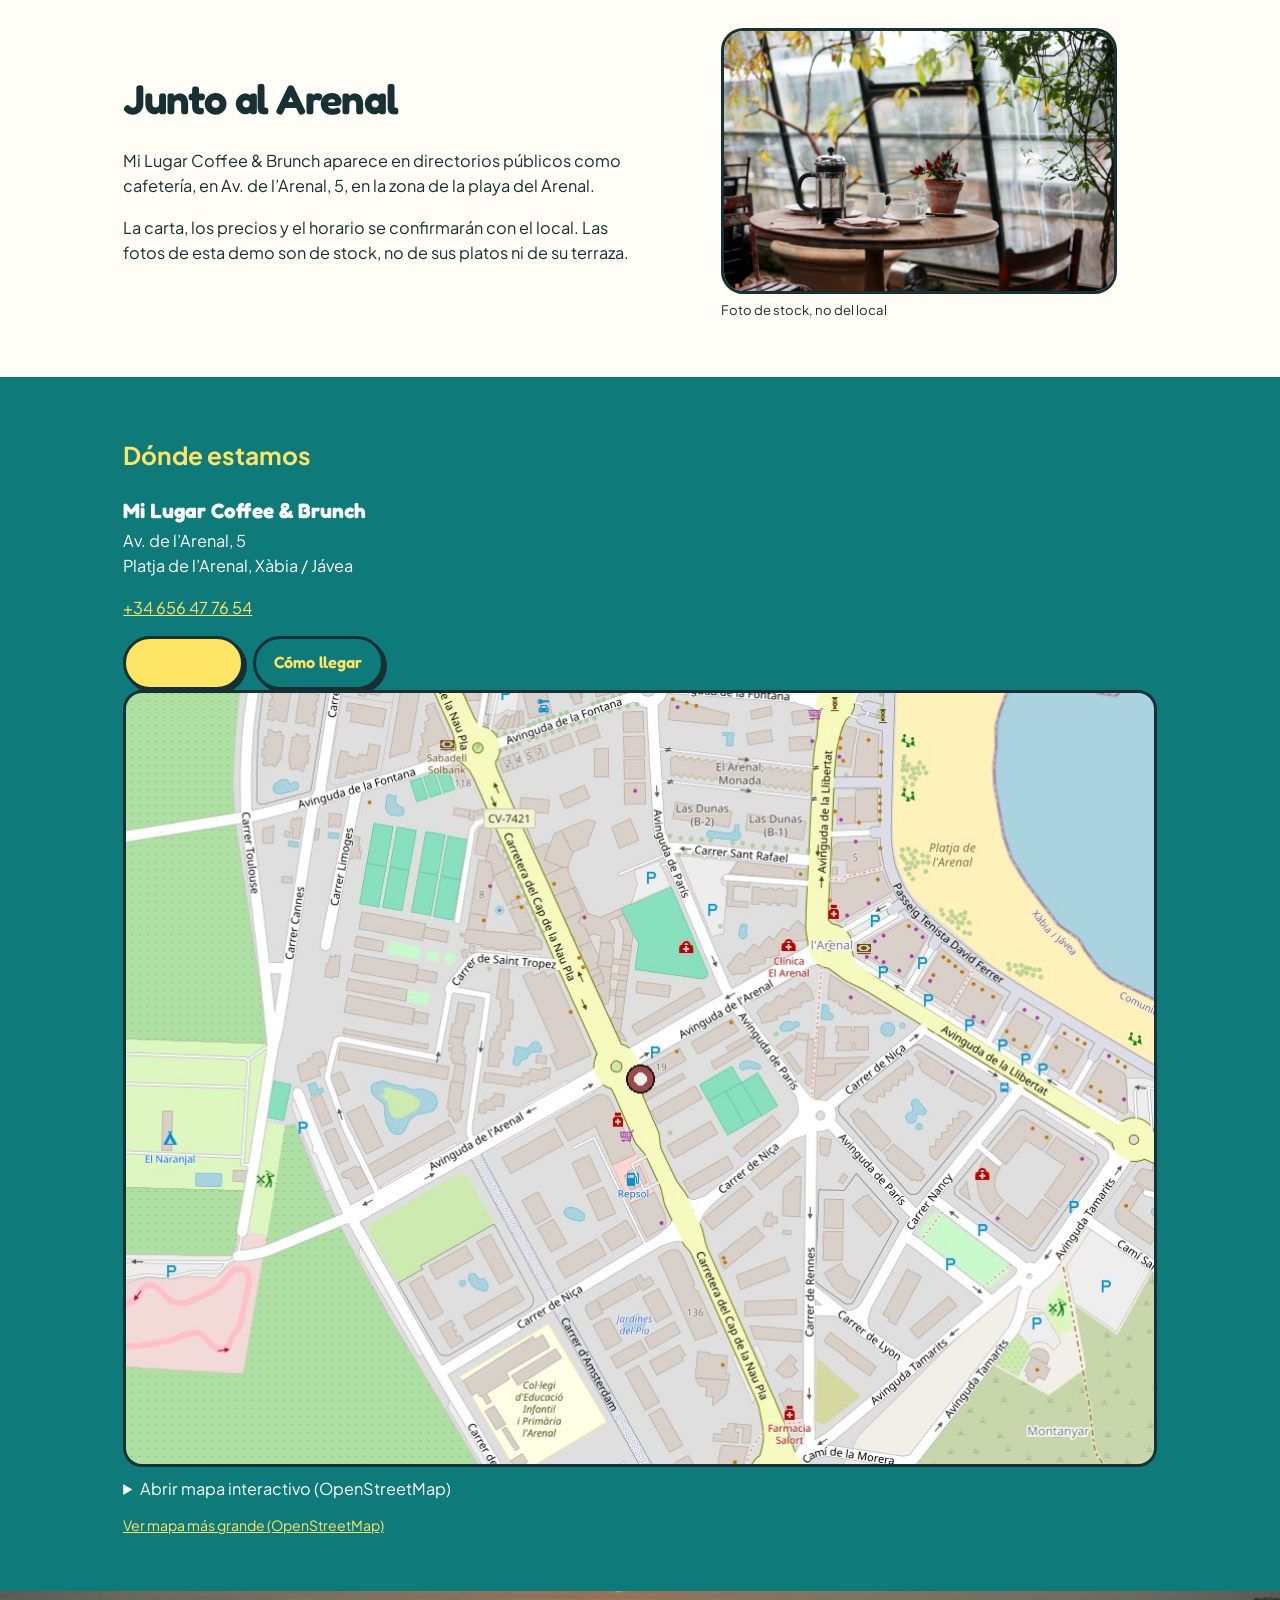
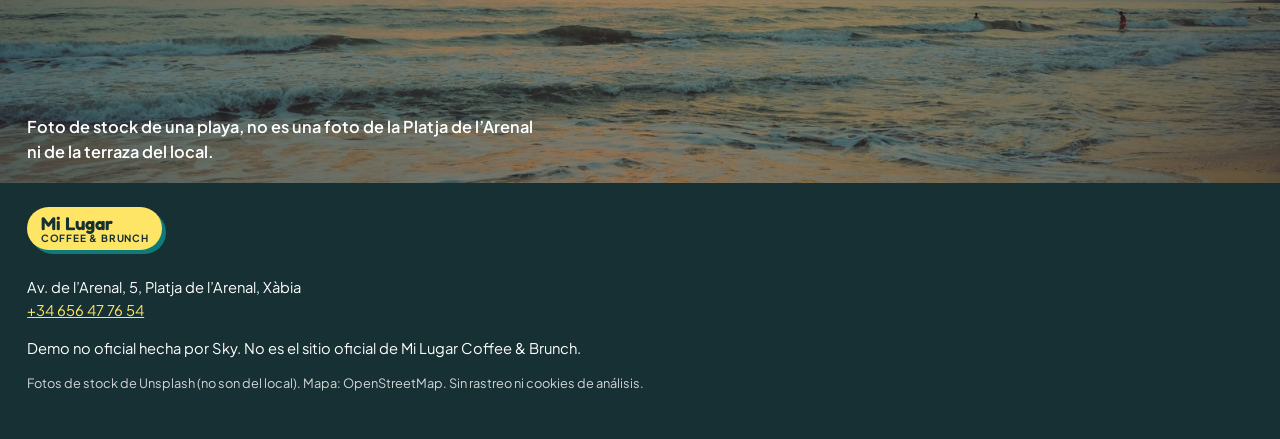
<file: mi-lugar-coffee-brunch/index.html>
<!DOCTYPE html>
<html lang="es">
<head>
  <meta charset="utf-8">
  <meta name="viewport" content="width=device-width, initial-scale=1">
  <meta name="description" content="Mi Lugar Coffee &amp; Brunch, cafetería en el Arenal de Xàbia. Página de demostración no oficial hecha por Sky.">
  <meta name="robots" content="noindex, nofollow">
  <meta name="theme-color" content="#ffe566">
  <title>Mi Lugar Coffee &amp; Brunch · Xàbia (demo)</title>
  <link rel="icon" href="assets/icons/favicon.svg" type="image/svg+xml">
  <link rel="stylesheet" href="assets/css/styles.css">
</head>
<body data-redesign="milugar-brunch-shapes-2026">
  <a class="skip" href="#contenido">
    <span data-lang="es">Saltar al contenido</span>
    <span data-lang="en" hidden>Skip to content</span>
  </a>

  <p class="demo-banner">
    <span data-lang="es">Demo no oficial hecha por Sky. No es el sitio oficial de Mi Lugar Coffee &amp; Brunch.</span>
    <span data-lang="en" hidden>Unofficial demo made by Sky. This is not the official Mi Lugar Coffee &amp; Brunch website.</span>
  </p>

  <header class="dock">
    <a class="logo" href="#inicio">
      <span class="logo-name">Mi Lugar</span>
      <span class="logo-sub">Coffee &amp; Brunch</span>
    </a>
    <nav class="nav" aria-label="Principal">
      <a href="#carta" data-es="Carta" data-en="Menu">Carta</a>
      <a href="#horario" data-es="Horario" data-en="Hours">Horario</a>
      <a href="#nosotros" data-es="El café" data-en="The café">El café</a>
      <a href="#ubicacion" data-es="Dónde estamos" data-en="Location">Dónde estamos</a>
    </nav>
    <div class="lang-toggle" role="group" aria-label="Idioma / Language">
      <button type="button" data-set-lang="es" aria-pressed="true">ES</button>
      <button type="button" data-set-lang="en" aria-pressed="false">EN</button>
    </div>
  </header>

  <main id="contenido">
    <section class="ml-hero-shapes" id="inicio">
      <span class="blob blob-a" aria-hidden="true"></span>
      <span class="blob blob-b" aria-hidden="true"></span>
      <span class="blob blob-c" aria-hidden="true"></span>
      <svg class="squiggle" viewBox="0 0 80 20" aria-hidden="true" focusable="false">
        <path d="M2 12 C12 2, 20 18, 30 10 S50 2, 60 12 76 6, 78 10" fill="none" stroke="#0f7a7a" stroke-width="3" stroke-linecap="round"/>
      </svg>
      <div class="hero-grid">
        <div>
          <p class="eyebrow">Xàbia · Platja de l’Arenal</p>
          <h1>Mi Lugar</h1>
          <p class="hero-kicker">Coffee &amp; Brunch</p>
          <p class="hero-lead" data-lang="es">Cafetería en la Av. de l’Arenal de Xàbia. Esta página es una demo para mostrar cómo podría verse una web sencilla del local.</p>
          <p class="hero-lead" data-lang="en" hidden>A café on Av. de l’Arenal in Xàbia. This page is a demo of how a simple site for the café could look.</p>
          <div class="actions">
            <a class="btn btn-whatsapp" href="https://wa.me/34656477654" rel="noopener noreferrer" target="_blank">WhatsApp</a>
            <a class="btn btn-sun" href="https://www.openstreetmap.org/?mlat=38.7713328&amp;mlon=0.1863991#map=18/38.7713328/0.1863991" rel="noopener noreferrer" target="_blank">
              <span data-es="Cómo llegar" data-en="Get directions">Cómo llegar</span>
            </a>
          </div>
        </div>
        <div class="hero-frame">
          <img src="assets/images/hero.jpg" width="1600" height="2400" alt="Foto de stock: tazas de café con arte latte junto a plantas (no es una foto del local ni de sus platos)">
        </div>
      </div>
    </section>

    <section class="section" id="carta">
      <div class="wrap">
        <h2 data-lang="es">Carta</h2>
        <h2 data-lang="en" hidden>Menu</h2>
        <p class="lede" data-lang="es">Espacio para la carta oficial. Los nombres, descripciones y precios son placeholders hasta confirmarlos con el local. Las fotos son de stock, no de sus platos.</p>
        <p class="lede" data-lang="en" hidden>Space for the official menu. Names, descriptions and prices are placeholders until the café confirms them. Photos are stock images, not their dishes.</p>
        <div class="brunch-grid">
          <article class="brunch-card">
            <img src="assets/images/latte.jpg" width="1600" height="1067" alt="Foto de stock: taza de café con arte latte">
            <div class="body">
              <h3 data-lang="es">Café</h3>
              <h3 data-lang="en" hidden>Coffee</h3>
              <p data-lang="es">[descripción por confirmar]</p>
              <p data-lang="en" hidden>[description to be confirmed]</p>
              <span class="price-chip">[precio]</span>
            </div>
          </article>
          <article class="brunch-card">
            <img src="assets/images/eggs.jpg" width="1600" height="1600" alt="Foto de stock: tostada con aguacate y huevo">
            <div class="body">
              <h3>Brunch</h3>
              <p data-lang="es">[plato / descripción por confirmar]</p>
              <p data-lang="en" hidden>[dish / description to be confirmed]</p>
              <span class="price-chip">[precio]</span>
            </div>
          </article>
          <article class="brunch-card">
            <img src="assets/images/iced.jpg" width="1600" height="1067" alt="Foto de stock: café con hielo y leche">
            <div class="body">
              <h3 data-lang="es">[categoría]</h3>
              <h3 data-lang="en" hidden>[category]</h3>
              <p data-lang="es">[plato / descripción por confirmar]</p>
              <p data-lang="en" hidden>[dish / description to be confirmed]</p>
              <span class="price-chip">[precio]</span>
            </div>
          </article>
          <article class="brunch-card">
            <img src="assets/images/toast.jpg" width="1600" height="2268" alt="Foto de stock: tostada y café en una mesa">
            <div class="body">
              <h3 data-lang="es">[categoría]</h3>
              <h3 data-lang="en" hidden>[category]</h3>
              <p data-lang="es">[plato / descripción por confirmar]</p>
              <p data-lang="en" hidden>[dish / description to be confirmed]</p>
              <span class="price-chip">[precio]</span>
            </div>
          </article>
        </div>
        <p class="note" data-lang="es">La carta completa y los precios se actualizarán con su menú oficial.</p>
        <p class="note" data-lang="en" hidden>The full menu and prices will be updated from their official menu.</p>
      </div>
    </section>

    <section class="section" id="horario">
      <div class="wrap">
        <h2 data-lang="es">Horario</h2>
        <h2 data-lang="en" hidden>Opening hours</h2>
        <p class="confirm" data-lang="es">El horario concreto no está confirmado aquí: las fichas públicas no coinciden. Conviene confirmarlo en el local o por WhatsApp.</p>
        <p class="confirm" data-lang="en" hidden>Specific opening hours are not confirmed here: public listings do not agree. Please confirm in person or on WhatsApp.</p>
        <dl class="day-grid">
          <div class="day-tile"><dt data-es="Lunes" data-en="Monday">Lunes</dt><dd>[horario]</dd></div>
          <div class="day-tile"><dt data-es="Martes" data-en="Tuesday">Martes</dt><dd>[horario]</dd></div>
          <div class="day-tile"><dt data-es="Miércoles" data-en="Wednesday">Miércoles</dt><dd>[horario]</dd></div>
          <div class="day-tile"><dt data-es="Jueves" data-en="Thursday">Jueves</dt><dd>[horario]</dd></div>
          <div class="day-tile"><dt data-es="Viernes" data-en="Friday">Viernes</dt><dd>[horario]</dd></div>
          <div class="day-tile"><dt data-es="Sábado" data-en="Saturday">Sábado</dt><dd>[horario]</dd></div>
          <div class="day-tile"><dt data-es="Domingo" data-en="Sunday">Domingo</dt><dd>[horario]</dd></div>
        </dl>
      </div>
    </section>

    <section class="section" id="nosotros">
      <div class="wrap about-split">
        <div>
          <h2 data-lang="es">Junto al Arenal</h2>
          <h2 data-lang="en" hidden>By the Arenal</h2>
          <p data-lang="es">Mi Lugar Coffee &amp; Brunch aparece en directorios públicos como cafetería, en Av. de l’Arenal, 5, en la zona de la playa del Arenal.</p>
          <p data-lang="en" hidden>Public directories list Mi Lugar Coffee &amp; Brunch as a café at Av. de l’Arenal, 5, in the Arenal beach area.</p>
          <p class="confirm" data-lang="es">La carta, los precios y el horario se confirmarán con el local. Las fotos de esta demo son de stock, no de sus platos ni de su terraza.</p>
          <p data-lang="en" hidden class="confirm">The menu, prices and opening hours will be confirmed with the café. Photos on this demo are stock, not of their dishes or terrace.</p>
        </div>
        <figure>
          <img src="assets/images/cafe.jpg" width="1600" height="1067" alt="Foto de stock: mesa con cafetera francesa y tazas junto a un ventanal">
          <figcaption class="caption" data-lang="es">Foto de stock, no del local</figcaption>
          <figcaption class="caption" data-lang="en" hidden>Stock photo, not from the café</figcaption>
        </figure>
      </div>
    </section>

    <section class="place-band" id="ubicacion">
      <div class="wrap place-grid">
        <div>
          <h2 data-lang="es">Dónde estamos</h2>
          <h2 data-lang="en" hidden>Where to find us</h2>
          <address>
            <strong>Mi Lugar Coffee &amp; Brunch</strong>
            Av. de l’Arenal, 5<br>
            Platja de l’Arenal, Xàbia / Jávea
          </address>
          <p><a href="tel:+34656477654">+34 656 47 76 54</a></p>
          <div class="actions">
            <a class="btn btn-sun" href="https://wa.me/34656477654" rel="noopener noreferrer" target="_blank">WhatsApp</a>
            <a class="btn btn-whatsapp" href="https://www.openstreetmap.org/?mlat=38.7713328&amp;mlon=0.1863991#map=18/38.7713328/0.1863991" rel="noopener noreferrer" target="_blank">
              <span data-es="Cómo llegar" data-en="Get directions">Cómo llegar</span>
            </a>
          </div>
        </div>
        <div>
          <div class="map-wrap">
            <img src="assets/images/map.jpg" width="1024" height="768" alt="Mapa de OpenStreetMap con un marcador en Av. de l'Arenal, 5, en el Arenal de Xàbia.">
          </div>
          <details class="map-interactive">
            <summary data-es="Abrir mapa interactivo (OpenStreetMap)" data-en="Open interactive map (OpenStreetMap)">Abrir mapa interactivo (OpenStreetMap)</summary>
            <iframe
              title="Mapa de Mi Lugar Coffee &amp; Brunch en Av. de l'Arenal, 5, Xàbia"
              src="https://www.openstreetmap.org/export/embed.html?bbox=0.1833991%2C38.7693328%2C0.1893991%2C38.7733328&amp;layer=mapnik&amp;marker=38.7713328%2C0.1863991"
              loading="lazy"
              referrerpolicy="no-referrer-when-downgrade"></iframe>
          </details>
          <p class="map-caption">
            <a href="https://www.openstreetmap.org/?mlat=38.7713328&amp;mlon=0.1863991#map=18/38.7713328/0.1863991" rel="noopener noreferrer" target="_blank">
              <span data-lang="es">Ver mapa más grande (OpenStreetMap)</span>
              <span data-lang="en" hidden>View a larger map (OpenStreetMap)</span>
            </a>
          </p>
        </div>
      </div>
    </section>

    <section class="beach-note">
      <img src="assets/images/beach.jpg" width="1600" height="1067" alt="Foto de stock de una playa">
      <p data-lang="es">Foto de stock de una playa, no es una foto de la Platja de l’Arenal ni de la terraza del local.</p>
      <p data-lang="en" hidden>A stock photo of a beach — not a picture of Platja de l’Arenal or of the café’s terrace.</p>
    </section>
  </main>

  <footer class="footer">
    <a class="logo" href="#inicio">
      <span class="logo-name">Mi Lugar</span>
      <span class="logo-sub">Coffee &amp; Brunch</span>
    </a>
    <p>
      Av. de l’Arenal, 5, Platja de l’Arenal, Xàbia<br>
      <a href="tel:+34656477654">+34 656 47 76 54</a>
    </p>
    <p data-lang="es">Demo no oficial hecha por Sky. No es el sitio oficial de Mi Lugar Coffee &amp; Brunch.</p>
    <p data-lang="en" hidden>Unofficial demo made by Sky. This is not the official Mi Lugar Coffee &amp; Brunch website.</p>
    <p class="credits" data-lang="es">Fotos de stock de Unsplash (no son del local). Mapa: OpenStreetMap. Sin rastreo ni cookies de análisis.</p>
    <p class="credits" data-lang="en" hidden>Stock photos from Unsplash (not from the café). Map: OpenStreetMap. No tracking or analytics cookies.</p>
  </footer>
  <script src="assets/js/main.js"></script>
</body>
</html>
</file>
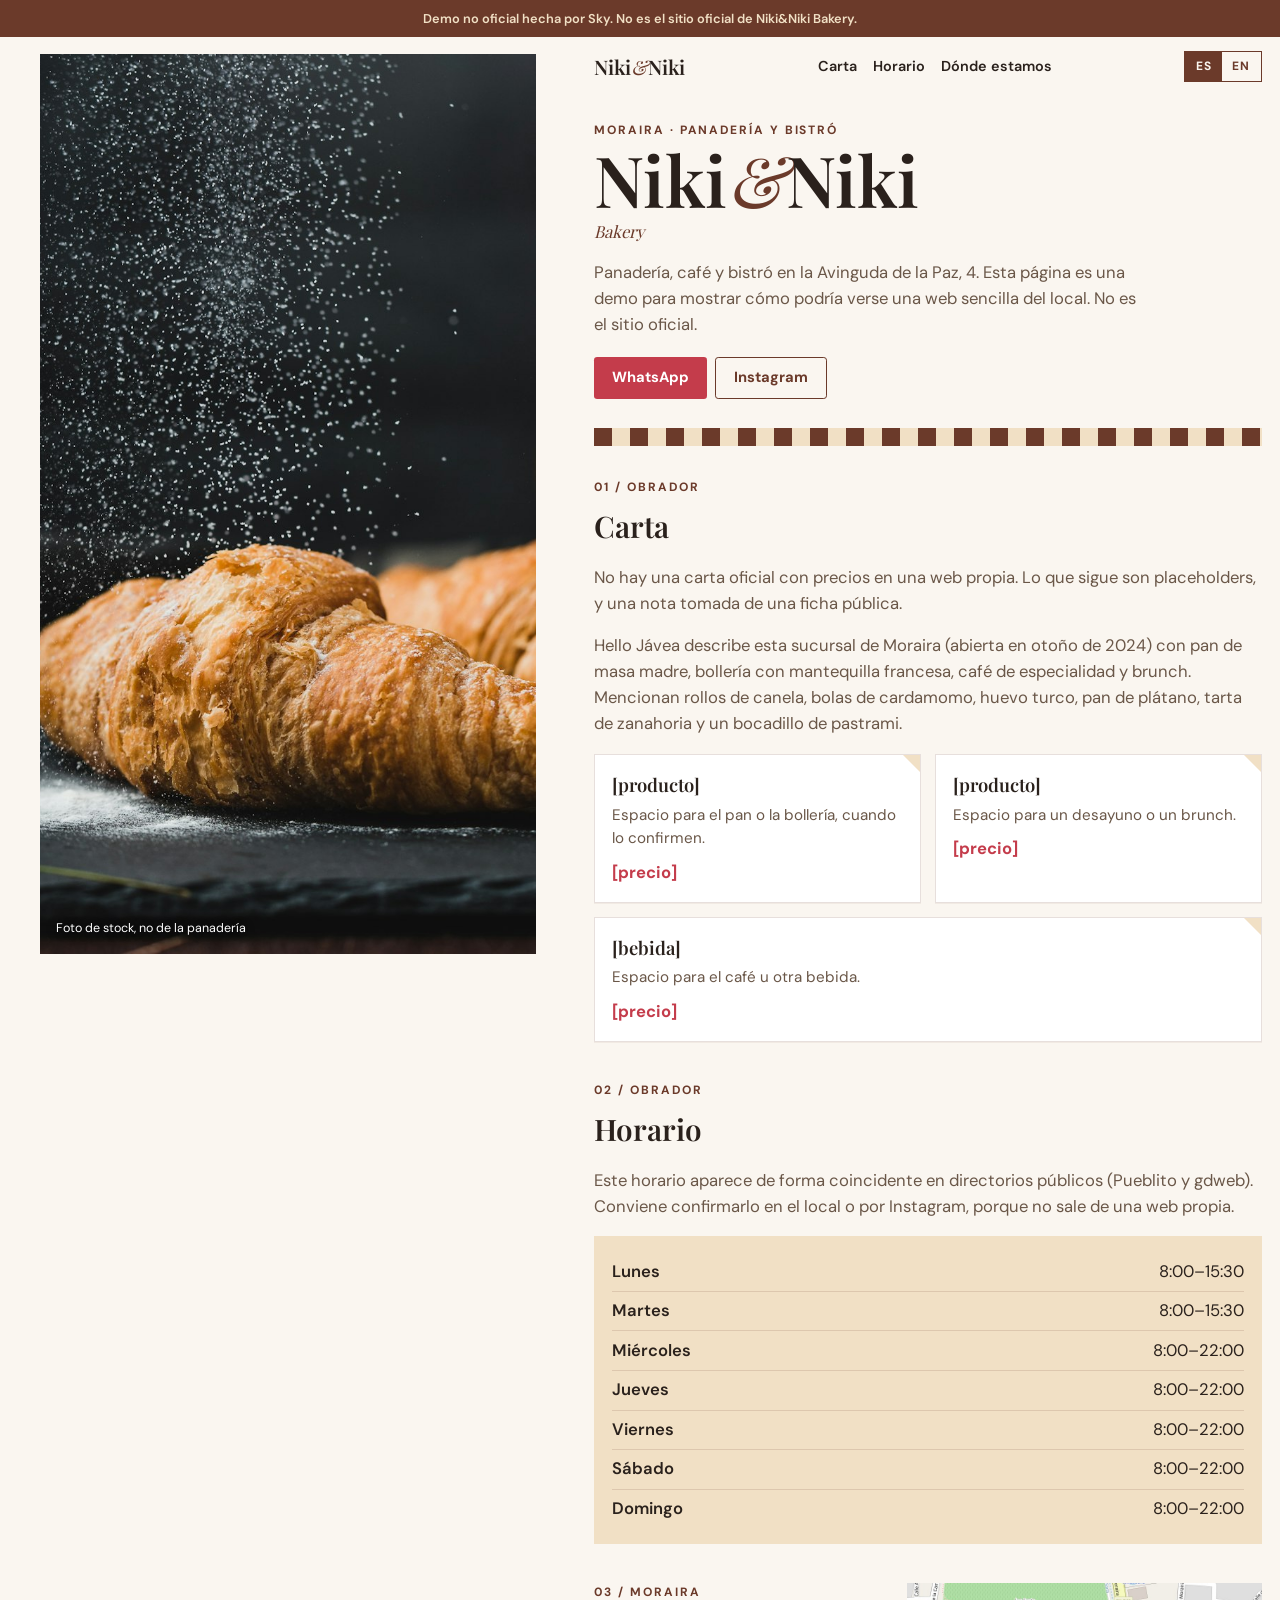
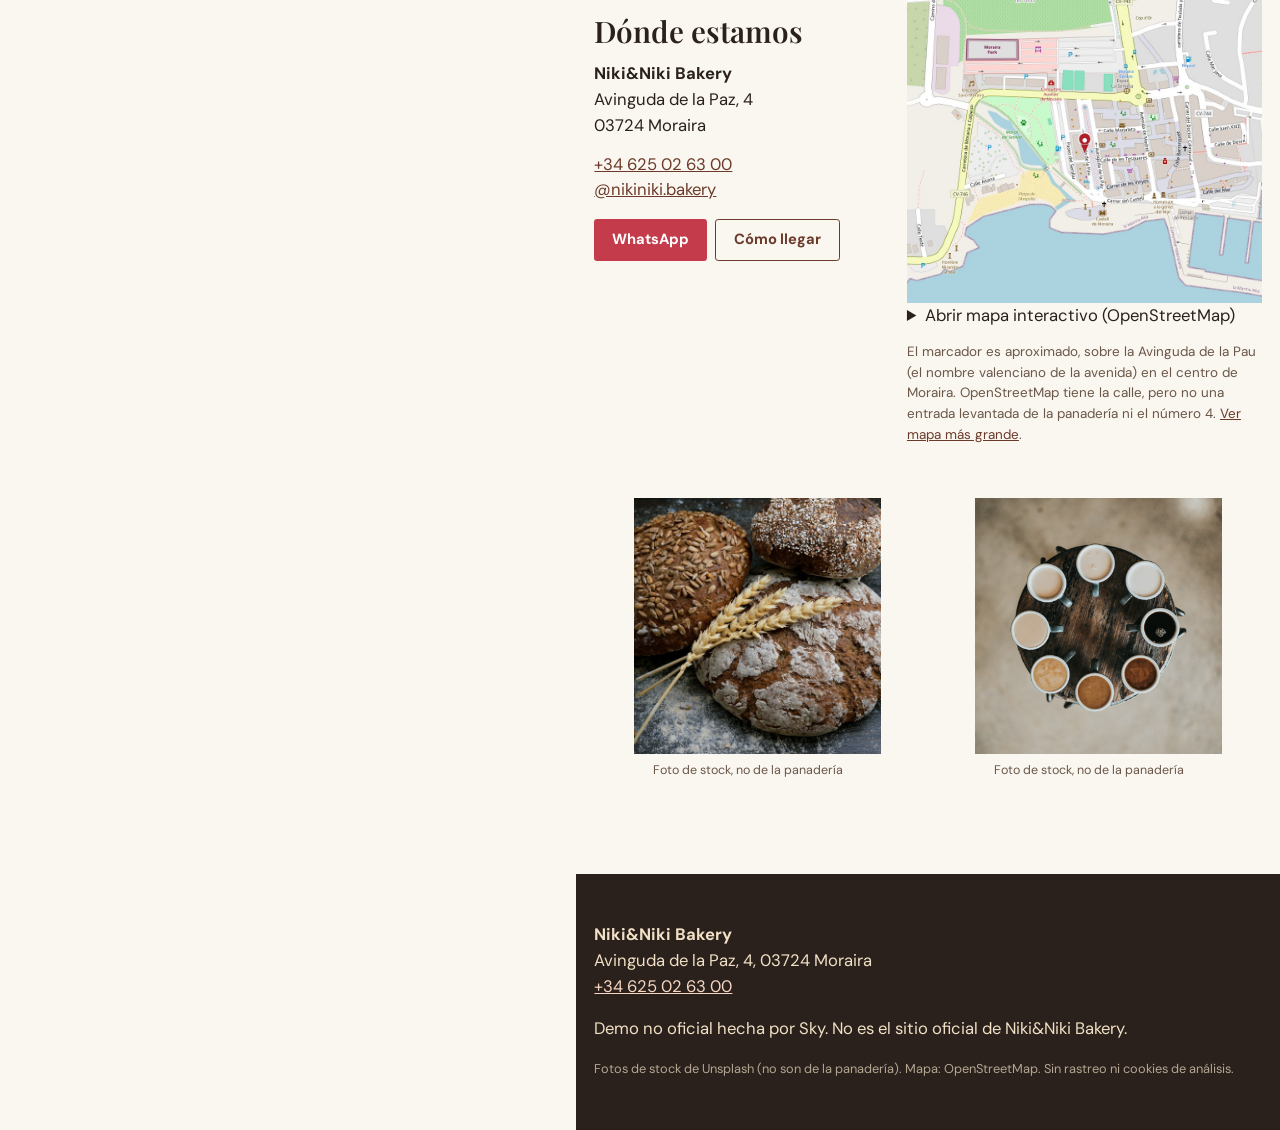
<file: niki-niki-bakery/index.html>
<!DOCTYPE html>
<html lang="es">
<head>
  <meta charset="utf-8">
  <meta name="viewport" content="width=device-width, initial-scale=1">
  <meta name="description" content="Niki&amp;Niki Bakery, panadería, café y bistró en Moraira. Página de demostración no oficial hecha por Sky.">
  <meta name="robots" content="noindex, nofollow">
  <meta name="theme-color" content="#6b3a2a">
  <title>Niki&amp;Niki Bakery · Moraira (demo)</title>
  <link rel="icon" href="assets/icons/favicon.svg" type="image/svg+xml">
  <link rel="stylesheet" href="assets/css/styles.css">
</head>
<body data-redesign="niki-bakery-linen-2026">
  <a class="skip" href="#contenido">
    <span data-lang="es">Saltar al contenido</span>
    <span data-lang="en" hidden>Skip to content</span>
  </a>
  <p class="demo-banner">
    <span data-lang="es">Demo no oficial hecha por Sky. No es el sitio oficial de Niki&amp;Niki Bakery.</span>
    <span data-lang="en" hidden>Unofficial demo made by Sky. This is not the official Niki&amp;Niki Bakery website.</span>
  </p>

  <div class="shell">
    <aside class="hero-col">
      <figure class="hero-photo">
        <img src="assets/images/hero.jpg" width="1600" height="1280" alt="Foto de stock: dos cruasanes con azúcar glas (no es una foto de la panadería)">
        <figcaption class="caption" data-lang="es">Foto de stock, no de la panadería</figcaption>
        <figcaption class="caption" data-lang="en" hidden>Stock photo, not from the bakery</figcaption>
      </figure>
    </aside>

    <div>
      <header class="header">
        <a class="logo" href="#inicio">Niki<em>&amp;</em>Niki</a>
        <nav class="nav" aria-label="Principal">
          <a href="#carta" data-es="Carta" data-en="Menu">Carta</a>
          <a href="#horario" data-es="Horario" data-en="Hours">Horario</a>
          <a href="#ubicacion" data-es="Dónde estamos" data-en="Location">Dónde estamos</a>
        </nav>
        <div class="lang-toggle" role="group" aria-label="Idioma / Language">
          <button type="button" data-set-lang="es" aria-pressed="true">ES</button>
          <button type="button" data-set-lang="en" aria-pressed="false">EN</button>
        </div>
      </header>

      <main class="page" id="contenido">
        <section class="hero" id="inicio">
          <p class="eyebrow">Moraira · Panadería y bistró</p>
          <h1>Niki<em>&amp;</em>Niki</h1>
          <p class="tag">Bakery</p>
          <p class="hero-lead" data-lang="es">Panadería, café y bistró en la Avinguda de la Paz, 4. Esta página es una demo para mostrar cómo podría verse una web sencilla del local. No es el sitio oficial.</p>
          <p class="hero-lead" data-lang="en" hidden>A bakery, café and bistro at Avinguda de la Paz, 4. This page is a demo of how a simple site for the shop could look. It is not the official website.</p>
          <div class="actions">
            <a class="btn btn-jam" href="https://wa.me/34625026300" rel="noopener noreferrer" target="_blank">WhatsApp</a>
            <a class="btn btn-line" href="https://www.instagram.com/nikiniki.bakery" rel="noopener noreferrer" target="_blank">Instagram</a>
          </div>
        </section>

        <div class="awning" aria-hidden="true"></div>

        <section class="section" id="carta">
          <p class="eyebrow">01 / Obrador</p>
          <h2 data-lang="es">Carta</h2>
          <h2 data-lang="en" hidden>Menu</h2>
          <p class="lede" data-lang="es">No hay una carta oficial con precios en una web propia. Lo que sigue son placeholders, y una nota tomada de una ficha pública.</p>
          <p class="lede" data-lang="en" hidden>There is no official priced menu on a first-party website. What follows is a placeholder, plus a note from a public write-up.</p>
          <p class="note" data-lang="es">Hello Jávea describe esta sucursal de Moraira (abierta en otoño de 2024) con pan de masa madre, bollería con mantequilla francesa, café de especialidad y brunch. Mencionan rollos de canela, bolas de cardamomo, huevo turco, pan de plátano, tarta de zanahoria y un bocadillo de pastrami.</p>
          <p class="note" data-lang="en" hidden>Hello Jávea describes this Moraira branch (open since autumn 2024) with sourdough bread, pastry made with French butter, specialty coffee and brunch. It mentions cinnamon rolls, cardamom buns, Turkish eggs, banana bread, carrot cake and a pastrami sandwich.</p>
          <div class="cards">
            <article class="card">
              <h3 data-lang="es">[producto]</h3>
              <h3 data-lang="en" hidden>[item]</h3>
              <p data-lang="es">Espacio para el pan o la bollería, cuando lo confirmen.</p>
              <p data-lang="en" hidden>A space for bread or pastry, once they confirm it.</p>
              <span class="price">[precio]</span>
            </article>
            <article class="card">
              <h3 data-lang="es">[producto]</h3>
              <h3 data-lang="en" hidden>[item]</h3>
              <p data-lang="es">Espacio para un desayuno o un brunch.</p>
              <p data-lang="en" hidden>A space for breakfast or brunch.</p>
              <span class="price">[precio]</span>
            </article>
            <article class="card">
              <h3 data-lang="es">[bebida]</h3>
              <h3 data-lang="en" hidden>[drink]</h3>
              <p data-lang="es">Espacio para el café u otra bebida.</p>
              <p data-lang="en" hidden>A space for coffee or another drink.</p>
              <span class="price">[precio]</span>
            </article>
          </div>
        </section>

        <section class="section" id="horario">
          <p class="eyebrow">02 / Obrador</p>
          <h2 data-lang="es">Horario</h2>
          <h2 data-lang="en" hidden>Opening hours</h2>
          <p class="confirm" data-lang="es">Este horario aparece de forma coincidente en directorios públicos (Pueblito y gdweb). Conviene confirmarlo en el local o por Instagram, porque no sale de una web propia.</p>
          <p class="confirm" data-lang="en" hidden>These hours appear consistently on public directories (Pueblito and gdweb). They should still be confirmed at the shop or on Instagram, because they do not come from a first-party site.</p>
          <div class="window">
            <dl>
              <div class="day-row"><dt data-es="Lunes" data-en="Monday">Lunes</dt><dd>8:00–15:30</dd></div>
              <div class="day-row"><dt data-es="Martes" data-en="Tuesday">Martes</dt><dd>8:00–15:30</dd></div>
              <div class="day-row"><dt data-es="Miércoles" data-en="Wednesday">Miércoles</dt><dd>8:00–22:00</dd></div>
              <div class="day-row"><dt data-es="Jueves" data-en="Thursday">Jueves</dt><dd>8:00–22:00</dd></div>
              <div class="day-row"><dt data-es="Viernes" data-en="Friday">Viernes</dt><dd>8:00–22:00</dd></div>
              <div class="day-row"><dt data-es="Sábado" data-en="Saturday">Sábado</dt><dd>8:00–22:00</dd></div>
              <div class="day-row"><dt data-es="Domingo" data-en="Sunday">Domingo</dt><dd>8:00–22:00</dd></div>
            </dl>
          </div>
        </section>

        <section class="section" id="ubicacion">
          <div class="place-grid">
            <div>
              <p class="eyebrow">03 / Moraira</p>
              <h2 data-lang="es">Dónde estamos</h2>
              <h2 data-lang="en" hidden>Where to find us</h2>
              <address>
                <strong>Niki&amp;Niki Bakery</strong><br>
                Avinguda de la Paz, 4<br>
                03724 Moraira
              </address>
              <ul class="contact-list">
                <li><a href="tel:+34625026300">+34 625 02 63 00</a></li>
                <li><a href="https://www.instagram.com/nikiniki.bakery" rel="noopener noreferrer" target="_blank">@nikiniki.bakery</a></li>
              </ul>
              <div class="actions">
                <a class="btn btn-jam" href="https://wa.me/34625026300" rel="noopener noreferrer" target="_blank">WhatsApp</a>
                <a class="btn btn-line" href="https://www.openstreetmap.org/?mlat=38.6881249&amp;mlon=0.1321664#map=17/38.68812/0.13217" rel="noopener noreferrer" target="_blank">
                  <span data-es="Cómo llegar" data-en="Get directions">Cómo llegar</span>
                </a>
              </div>
            </div>
            <div>
              <div class="map-wrap">
                <img src="assets/images/map.jpg" width="1024" height="768" alt="Mapa de OpenStreetMap con un marcador aproximado en la Avinguda de la Pau, en Moraira.">
              </div>
              <details class="map-interactive">
                <summary data-es="Abrir mapa interactivo (OpenStreetMap)" data-en="Open interactive map (OpenStreetMap)">Abrir mapa interactivo (OpenStreetMap)</summary>
                <iframe
                  title="Mapa aproximado de Niki&amp;Niki Bakery en la Avinguda de la Pau, Moraira"
                  src="https://www.openstreetmap.org/export/embed.html?bbox=0.126166%2C38.684125%2C0.138166%2C38.692125&amp;layer=mapnik&amp;marker=38.6881249%2C0.1321664"
                  loading="lazy"
                  referrerpolicy="no-referrer-when-downgrade"></iframe>
              </details>
              <p class="map-caption" data-lang="es">El marcador es aproximado, sobre la Avinguda de la Pau (el nombre valenciano de la avenida) en el centro de Moraira. OpenStreetMap tiene la calle, pero no una entrada levantada de la panadería ni el número 4. <a href="https://www.openstreetmap.org/?mlat=38.6881249&amp;mlon=0.1321664#map=17/38.68812/0.13217" rel="noopener noreferrer" target="_blank">Ver mapa más grande</a>.</p>
              <p class="map-caption" data-lang="en" hidden>The pin is approximate, on Avinguda de la Pau (the Valencian name of the avenue) in central Moraira. OpenStreetMap has the street, but no surveyed bakery entrance or house number 4. <a href="https://www.openstreetmap.org/?mlat=38.6881249&amp;mlon=0.1321664#map=17/38.68812/0.13217" rel="noopener noreferrer" target="_blank">View a larger map</a>.</p>
            </div>
          </div>
          <div class="loaf">
            <figure>
              <img src="assets/images/bread.jpg" width="1600" height="1064" alt="Foto de stock: panes rústicos con una espiga (no es una foto de la panadería)">
              <figcaption class="caption" data-lang="es">Foto de stock, no de la panadería</figcaption>
              <figcaption class="caption" data-lang="en" hidden>Stock photo, not from the bakery</figcaption>
            </figure>
            <figure>
              <img src="assets/images/coffee.jpg" width="1600" height="2400" alt="Foto de stock: varias tazas de café sobre un taburete de madera (no es una foto del local)">
              <figcaption class="caption" data-lang="es">Foto de stock, no de la panadería</figcaption>
              <figcaption class="caption" data-lang="en" hidden>Stock photo, not from the bakery</figcaption>
            </figure>
          </div>
        </section>
      </main>

      <footer class="footer">
        <p><strong>Niki&amp;Niki Bakery</strong><br>Avinguda de la Paz, 4, 03724 Moraira<br><a href="tel:+34625026300">+34 625 02 63 00</a></p>
        <p data-lang="es">Demo no oficial hecha por Sky. No es el sitio oficial de Niki&amp;Niki Bakery.</p>
        <p data-lang="en" hidden>Unofficial demo made by Sky. This is not the official Niki&amp;Niki Bakery website.</p>
        <p class="credits" data-lang="es">Fotos de stock de Unsplash (no son de la panadería). Mapa: OpenStreetMap. Sin rastreo ni cookies de análisis.</p>
        <p class="credits" data-lang="en" hidden>Stock photos from Unsplash (not from the bakery). Map: OpenStreetMap. No tracking or analytics cookies.</p>
      </footer>
    </div>
  </div>
  <script src="assets/js/main.js"></script>
</body>
</html>
</file>
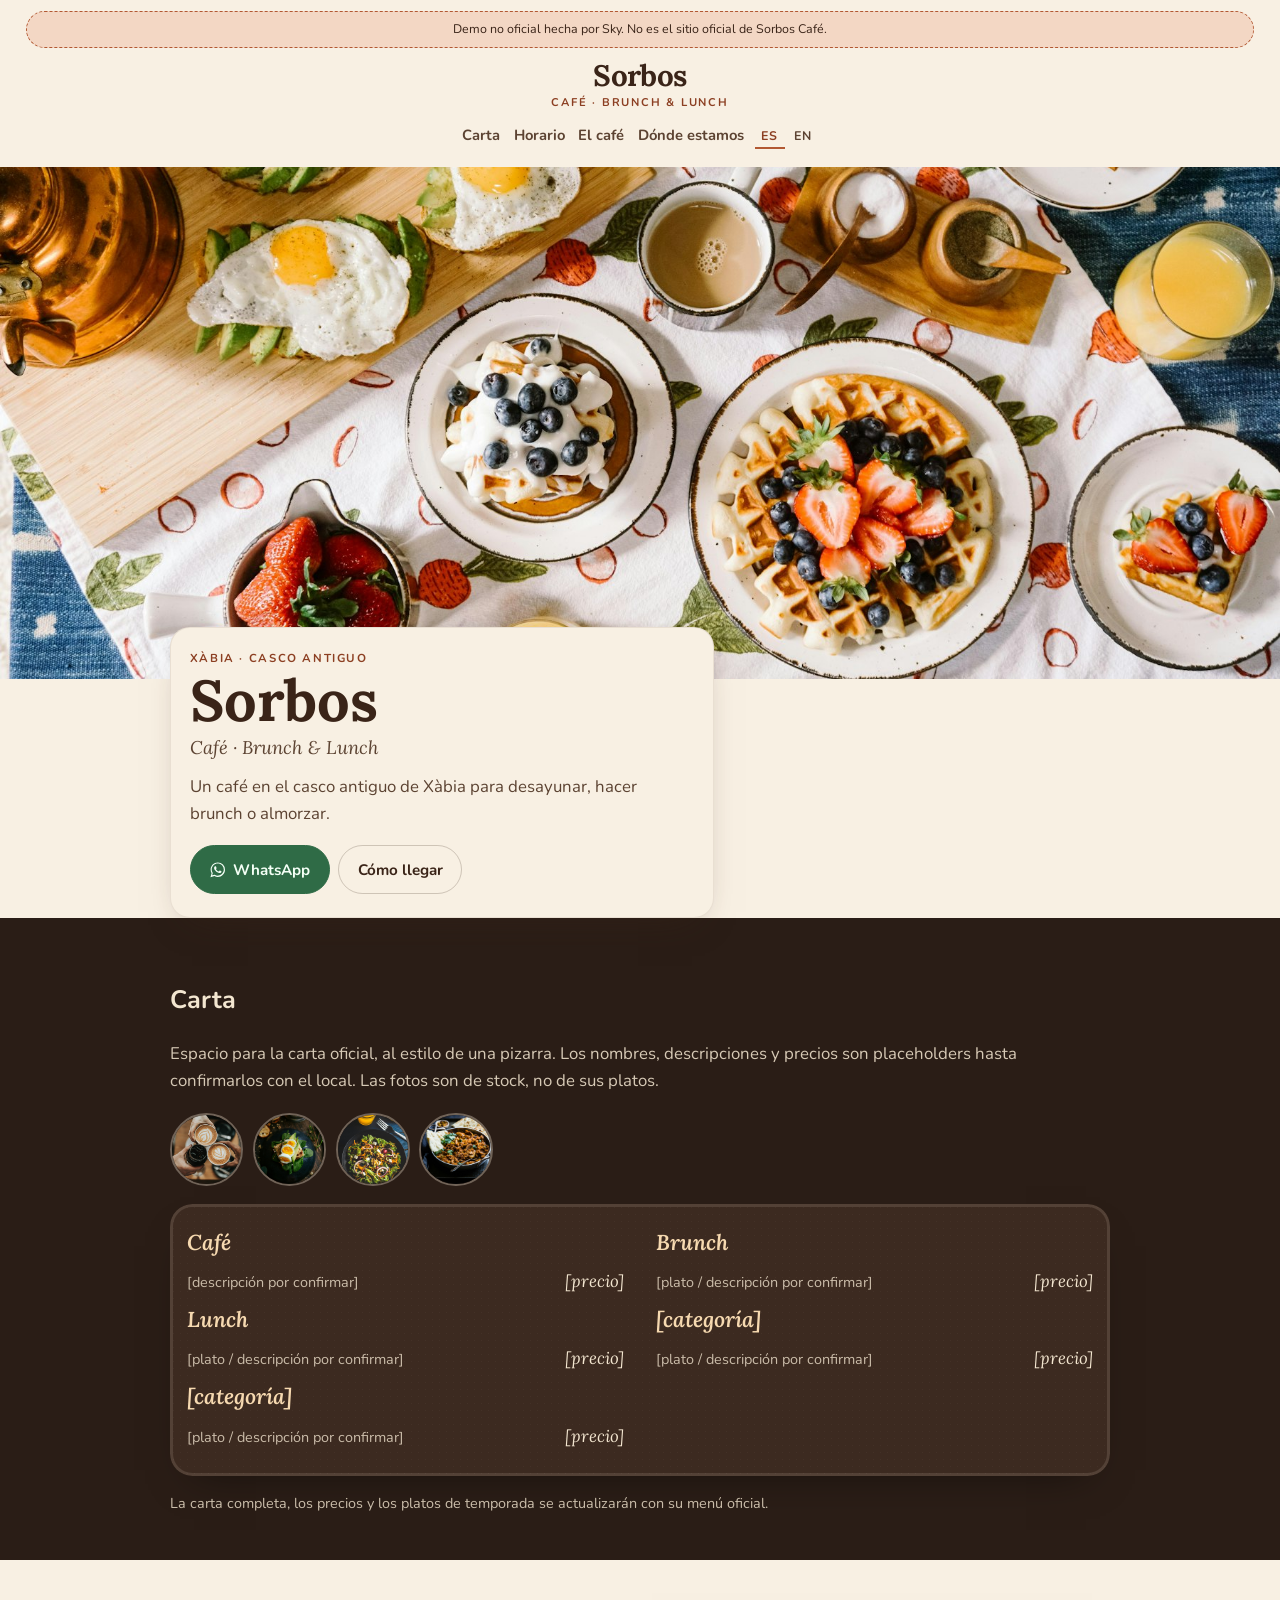
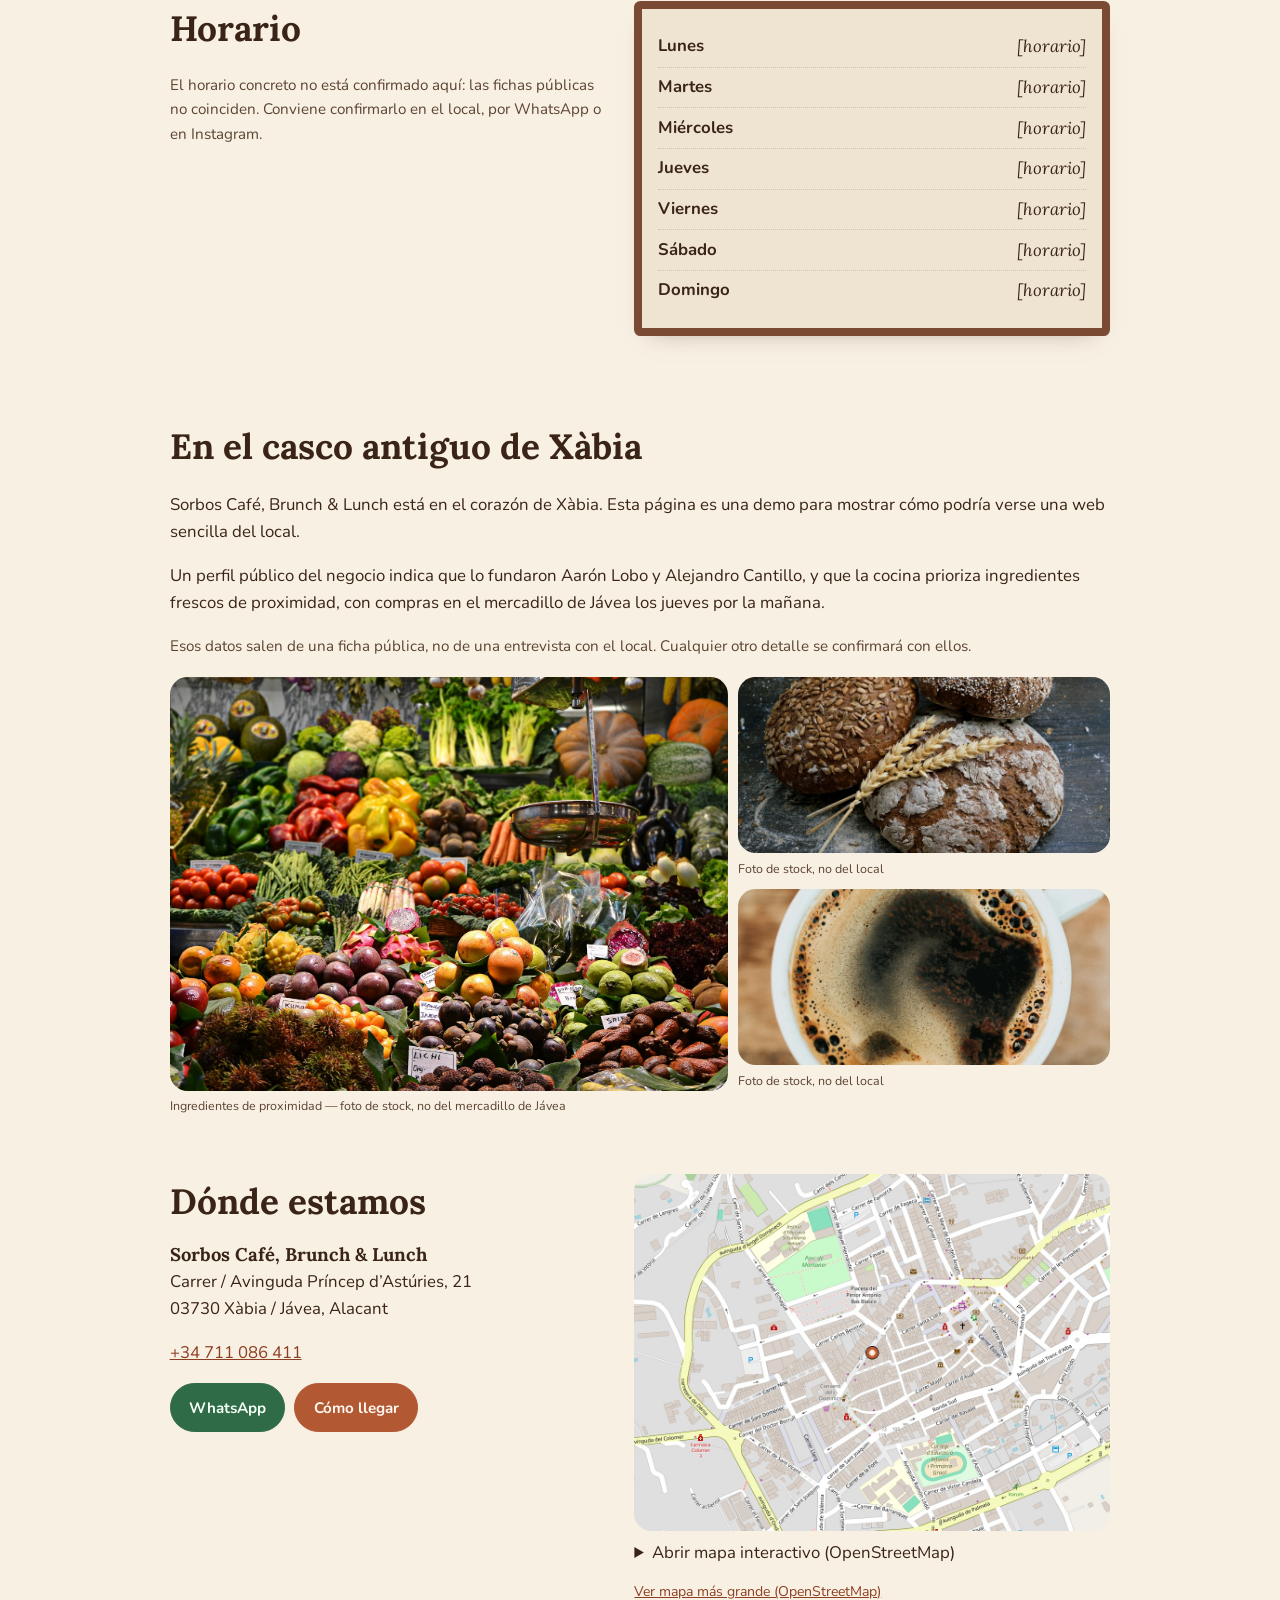
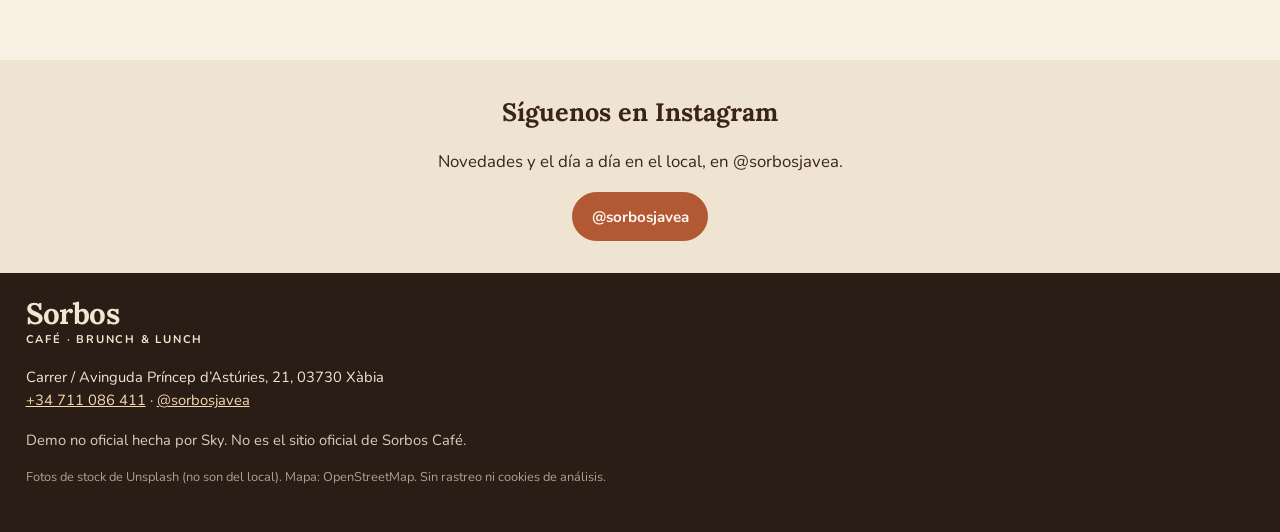
<file: sorbos-cafe/index.html>
<!DOCTYPE html>
<html lang="es">
<head>
  <meta charset="utf-8">
  <meta name="viewport" content="width=device-width, initial-scale=1">
  <meta name="description" content="Sorbos Café, Brunch &amp; Lunch — café, brunch y lunch en el casco antiguo de Xàbia. Página de demostración no oficial hecha por Sky.">
  <meta name="robots" content="noindex, nofollow">
  <meta name="theme-color" content="#f8f0e3">
  <title>Sorbos Café · Brunch &amp; Lunch · Xàbia (demo)</title>
  <link rel="icon" href="assets/icons/favicon.svg" type="image/svg+xml">
  <link rel="stylesheet" href="assets/css/styles.css">
</head>
<body data-redesign="sorbos-chalkboard-2026">
  <a class="skip" href="#contenido">
    <span data-lang="es">Saltar al contenido</span>
    <span data-lang="en" hidden>Skip to content</span>
  </a>

  <p class="demo-ticket">
    <span data-lang="es">Demo no oficial hecha por Sky. No es el sitio oficial de Sorbos Café.</span>
    <span data-lang="en" hidden>Unofficial demo made by Sky. This is not the official Sorbos Café website.</span>
  </p>

  <header class="masthead">
    <a class="logo" href="#inicio">
      <span class="logo-name">Sorbos</span>
      <span class="logo-sub">Café · Brunch &amp; Lunch</span>
    </a>
    <div class="masthead-row">
      <nav class="nav" aria-label="Principal">
        <a href="#carta" data-es="Carta" data-en="Menu">Carta</a>
        <a href="#horario" data-es="Horario" data-en="Hours">Horario</a>
        <a href="#nosotros" data-es="El café" data-en="The café">El café</a>
        <a href="#ubicacion" data-es="Dónde estamos" data-en="Location">Dónde estamos</a>
      </nav>
      <div class="lang-toggle" role="group" aria-label="Idioma / Language">
        <button type="button" data-set-lang="es" aria-pressed="true">ES</button>
        <button type="button" data-set-lang="en" aria-pressed="false">EN</button>
      </div>
    </div>
  </header>

  <main id="contenido">
    <section class="hero" id="inicio">
      <div class="hero-photo">
        <img src="assets/images/hero.jpg" width="1800" height="1200" alt="Foto de stock: mesa de brunch con tostadas, gofres y zumos (no es una foto del local ni de sus platos)">
      </div>
      <div class="hero-card">
        <p class="eyebrow">Xàbia · Casco antiguo</p>
        <h1>Sorbos</h1>
        <p class="hero-kicker">Café · Brunch &amp; Lunch</p>
        <p class="hero-lead" data-lang="es">Un café en el casco antiguo de Xàbia para desayunar, hacer brunch o almorzar.</p>
        <p class="hero-lead" data-lang="en" hidden>A café in Xàbia’s old town for breakfast, brunch or lunch.</p>
        <div class="actions">
          <a class="btn btn-whatsapp" href="https://wa.me/34711086411" rel="noopener noreferrer" target="_blank">
            <svg viewBox="0 0 24 24" fill="currentColor" aria-hidden="true"><path d="M19.05 4.91A9.87 9.87 0 0 0 12.02 2C6.61 2 2.21 6.4 2.22 11.81c0 1.73.45 3.42 1.32 4.91L2 22l5.42-1.42a9.86 9.86 0 0 0 4.6 1.17h.00c5.4 0 9.8-4.4 9.81-9.81a9.77 9.77 0 0 0-2.78-7.03Zm-7.03 15.1h-.00a8.2 8.2 0 0 1-4.18-1.15l-.3-.18-3.22.84.86-3.14-.2-.32a8.19 8.19 0 0 1-1.26-4.37c0-4.53 3.69-8.21 8.23-8.21 2.2 0 4.26.86 5.81 2.41a8.16 8.16 0 0 1 2.4 5.81c-.01 4.53-3.7 8.21-8.14 8.21Zm4.5-6.15c-.25-.12-1.46-.72-1.69-.8-.23-.09-.39-.12-.56.12-.16.25-.64.8-.78.96-.14.16-.29.18-.54.06-.25-.12-1.05-.39-2-1.23-.74-.66-1.24-1.47-1.38-1.72-.14-.25-.02-.38.11-.5.11-.11.25-.29.37-.43.12-.14.16-.25.25-.41.08-.16.04-.31-.02-.43-.06-.12-.56-1.35-.77-1.85-.2-.48-.41-.42-.56-.42h-.48c-.16 0-.43.06-.65.31-.23.25-.86.84-.86 2.05 0 1.21.88 2.38 1 2.54.12.16 1.73 2.64 4.2 3.7.59.25 1.05.41 1.41.52.59.19 1.13.16 1.56.1.48-.07 1.46-.6 1.67-1.17.21-.58.21-1.07.14-1.17-.06-.11-.23-.18-.48-.3Z"/></svg>
            WhatsApp
          </a>
          <a class="btn btn-ghost" href="https://www.openstreetmap.org/?mlat=38.7887757&amp;mlon=0.1613292#map=18/38.7887757/0.1613292" rel="noopener noreferrer" target="_blank">
            <span data-es="Cómo llegar" data-en="Get directions">Cómo llegar</span>
          </a>
        </div>
      </div>
    </section>

    <section class="carta-band" id="carta">
      <div class="wrap">
        <h2 data-lang="es">Carta</h2>
        <h2 data-lang="en" hidden>Menu</h2>
        <p class="lede" data-lang="es">Espacio para la carta oficial, al estilo de una pizarra. Los nombres, descripciones y precios son placeholders hasta confirmarlos con el local. Las fotos son de stock, no de sus platos.</p>
        <p class="lede" data-lang="en" hidden>Space for the official menu, set out like a chalkboard. Names, descriptions and prices are placeholders until the café confirms them. Photos are stock images, not their dishes.</p>
        <div class="board-thumbs" aria-hidden="true">
          <img src="assets/images/coffee.jpg" width="1600" height="1067" alt="">
          <img src="assets/images/toast.jpg" width="1600" height="2268" alt="">
          <img src="assets/images/bowl.jpg" width="1600" height="2400" alt="">
          <img src="assets/images/smoothie.jpg" width="1600" height="2323" alt="">
        </div>
        <div class="sorbos-menu-board" id="sorbos-menu-board">
          <div class="board-block">
            <h3 data-lang="es">Café</h3>
            <h3 data-lang="en" hidden>Coffee</h3>
            <div class="board-row">
              <div class="board-item">
                <p data-lang="es">[descripción por confirmar]</p>
                <p data-lang="en" hidden>[description to be confirmed]</p>
              </div>
              <span class="board-price">[precio]</span>
            </div>
          </div>
          <div class="board-block">
            <h3>Brunch</h3>
            <div class="board-row">
              <div class="board-item">
                <p data-lang="es">[plato / descripción por confirmar]</p>
                <p data-lang="en" hidden>[dish / description to be confirmed]</p>
              </div>
              <span class="board-price">[precio]</span>
            </div>
          </div>
          <div class="board-block">
            <h3>Lunch</h3>
            <div class="board-row">
              <div class="board-item">
                <p data-lang="es">[plato / descripción por confirmar]</p>
                <p data-lang="en" hidden>[dish / description to be confirmed]</p>
              </div>
              <span class="board-price">[precio]</span>
            </div>
          </div>
          <div class="board-block">
            <h3 data-lang="es">[categoría]</h3>
            <h3 data-lang="en" hidden>[category]</h3>
            <div class="board-row">
              <div class="board-item">
                <p data-lang="es">[plato / descripción por confirmar]</p>
                <p data-lang="en" hidden>[dish / description to be confirmed]</p>
              </div>
              <span class="board-price">[precio]</span>
            </div>
          </div>
          <div class="board-block">
            <h3 data-lang="es">[categoría]</h3>
            <h3 data-lang="en" hidden>[category]</h3>
            <div class="board-row">
              <div class="board-item">
                <p data-lang="es">[plato / descripción por confirmar]</p>
                <p data-lang="en" hidden>[dish / description to be confirmed]</p>
              </div>
              <span class="board-price">[precio]</span>
            </div>
          </div>
        </div>
        <p class="menu-note" data-lang="es">La carta completa, los precios y los platos de temporada se actualizarán con su menú oficial.</p>
        <p class="menu-note" data-lang="en" hidden>The full menu, prices and seasonal dishes will be updated from their official menu.</p>
      </div>
    </section>

    <section class="section" id="horario">
      <div class="wrap hours-layout">
        <div>
          <h2 data-lang="es">Horario</h2>
          <h2 data-lang="en" hidden>Opening hours</h2>
          <p class="confirm" data-lang="es">El horario concreto no está confirmado aquí: las fichas públicas no coinciden. Conviene confirmarlo en el local, por WhatsApp o en Instagram.</p>
          <p class="confirm" data-lang="en" hidden>Specific opening hours are not confirmed here: public listings do not agree. Please confirm in person, on WhatsApp or on Instagram.</p>
        </div>
        <div class="hours-sign">
          <dl>
            <div class="hours-row"><dt data-es="Lunes" data-en="Monday">Lunes</dt><dd>[horario]</dd></div>
            <div class="hours-row"><dt data-es="Martes" data-en="Tuesday">Martes</dt><dd>[horario]</dd></div>
            <div class="hours-row"><dt data-es="Miércoles" data-en="Wednesday">Miércoles</dt><dd>[horario]</dd></div>
            <div class="hours-row"><dt data-es="Jueves" data-en="Thursday">Jueves</dt><dd>[horario]</dd></div>
            <div class="hours-row"><dt data-es="Viernes" data-en="Friday">Viernes</dt><dd>[horario]</dd></div>
            <div class="hours-row"><dt data-es="Sábado" data-en="Saturday">Sábado</dt><dd>[horario]</dd></div>
            <div class="hours-row"><dt data-es="Domingo" data-en="Sunday">Domingo</dt><dd>[horario]</dd></div>
          </dl>
        </div>
      </div>
    </section>

    <section class="section" id="nosotros">
      <div class="wrap">
        <h2 data-lang="es">En el casco antiguo de Xàbia</h2>
        <h2 data-lang="en" hidden>In Xàbia’s old town</h2>
        <p data-lang="es">Sorbos Café, Brunch &amp; Lunch está en el corazón de Xàbia. Esta página es una demo para mostrar cómo podría verse una web sencilla del local.</p>
        <p data-lang="en" hidden>Sorbos Café, Brunch &amp; Lunch is in the heart of Xàbia. This page is a demo of how a simple site for the café could look.</p>
        <p data-lang="es">Un perfil público del negocio indica que lo fundaron Aarón Lobo y Alejandro Cantillo, y que la cocina prioriza ingredientes frescos de proximidad, con compras en el mercadillo de Jávea los jueves por la mañana.</p>
        <p data-lang="en" hidden>A public profile of the business says it was founded by Aarón Lobo and Alejandro Cantillo, and that the kitchen favours fresh, local produce, with shopping at Jávea’s Thursday morning market.</p>
        <p class="confirm" data-lang="es">Esos datos salen de una ficha pública, no de una entrevista con el local. Cualquier otro detalle se confirmará con ellos.</p>
        <p class="confirm" data-lang="en" hidden>Those details come from a public listing, not from an interview with the café. Anything else will be confirmed with them.</p>
        <div class="about-photos">
          <figure>
            <img src="assets/images/market.jpg" width="1600" height="1067" alt="Foto de stock: puesto de fruta y verdura en un mercadillo">
            <figcaption class="caption" data-lang="es">Ingredientes de proximidad — foto de stock, no del mercadillo de Jávea</figcaption>
            <figcaption class="caption" data-lang="en" hidden>Local produce — stock photo, not Jávea market itself</figcaption>
          </figure>
          <figure>
            <img src="assets/images/hospitality.jpg" width="1600" height="1067" alt="Foto de stock: panes y bollería sobre una mesa">
            <figcaption class="caption" data-lang="es">Foto de stock, no del local</figcaption>
            <figcaption class="caption" data-lang="en" hidden>Stock photo, not from the café</figcaption>
          </figure>
          <figure>
            <img src="assets/images/barista.jpg" width="1600" height="2400" alt="Foto de stock: taza de café vista desde arriba">
            <figcaption class="caption" data-lang="es">Foto de stock, no del local</figcaption>
            <figcaption class="caption" data-lang="en" hidden>Stock photo, not from the café</figcaption>
          </figure>
        </div>
      </div>
    </section>

    <section class="section" id="ubicacion">
      <div class="wrap place">
        <div>
          <h2 data-lang="es">Dónde estamos</h2>
          <h2 data-lang="en" hidden>Where to find us</h2>
          <address>
            <strong>Sorbos Café, Brunch &amp; Lunch</strong>
            Carrer / Avinguda Príncep d’Astúries, 21<br>
            03730 Xàbia / Jávea, Alacant
          </address>
          <p><a href="tel:+34711086411">+34 711 086 411</a></p>
          <div class="actions">
            <a class="btn btn-whatsapp" href="https://wa.me/34711086411" rel="noopener noreferrer" target="_blank">WhatsApp</a>
            <a class="btn btn-primary" href="https://www.openstreetmap.org/?mlat=38.7887757&amp;mlon=0.1613292#map=18/38.7887757/0.1613292" rel="noopener noreferrer" target="_blank">
              <span data-es="Cómo llegar" data-en="Get directions">Cómo llegar</span>
            </a>
          </div>
        </div>
        <div>
          <div class="map-wrap">
            <img src="assets/images/map.jpg" width="1024" height="768" alt="Mapa de OpenStreetMap con un marcador en Príncep d'Astúries, 21, casco antiguo de Xàbia.">
          </div>
          <details class="map-interactive">
            <summary data-es="Abrir mapa interactivo (OpenStreetMap)" data-en="Open interactive map (OpenStreetMap)">Abrir mapa interactivo (OpenStreetMap)</summary>
            <iframe
              title="Mapa interactivo de Sorbos Café en Príncep d'Astúries, 21, Xàbia"
              src="https://www.openstreetmap.org/export/embed.html?bbox=0.1583292%2C38.7867757%2C0.1643292%2C38.7907757&amp;layer=mapnik&amp;marker=38.7887757%2C0.1613292"
              loading="lazy"
              referrerpolicy="no-referrer-when-downgrade"></iframe>
          </details>
          <p class="map-caption">
            <a href="https://www.openstreetmap.org/?mlat=38.7887757&amp;mlon=0.1613292#map=18/38.7887757/0.1613292" rel="noopener noreferrer" target="_blank">
              <span data-lang="es">Ver mapa más grande (OpenStreetMap)</span>
              <span data-lang="en" hidden>View a larger map (OpenStreetMap)</span>
            </a>
          </p>
        </div>
      </div>
    </section>

    <section class="ig-strip" id="instagram">
      <h2 data-lang="es">Síguenos en Instagram</h2>
      <h2 data-lang="en" hidden>Follow us on Instagram</h2>
      <p data-lang="es">Novedades y el día a día en el local, en @sorbosjavea.</p>
      <p data-lang="en" hidden>News and daily life at the café, at @sorbosjavea.</p>
      <a class="btn btn-primary" href="https://www.instagram.com/sorbosjavea/" rel="noopener noreferrer" target="_blank">@sorbosjavea</a>
    </section>
  </main>

  <footer class="footer">
    <a class="logo" href="#inicio">
      <span class="logo-name">Sorbos</span>
      <span class="logo-sub">Café · Brunch &amp; Lunch</span>
    </a>
    <p>
      Carrer / Avinguda Príncep d’Astúries, 21, 03730 Xàbia<br>
      <a href="tel:+34711086411">+34 711 086 411</a>
      ·
      <a href="https://www.instagram.com/sorbosjavea/" rel="noopener noreferrer" target="_blank">@sorbosjavea</a>
    </p>
    <div class="footer-demo">
      <p data-lang="es">Demo no oficial hecha por Sky. No es el sitio oficial de Sorbos Café.</p>
      <p data-lang="en" hidden>Unofficial demo made by Sky. This is not the official Sorbos Café website.</p>
      <p class="credits" data-lang="es">Fotos de stock de Unsplash (no son del local). Mapa: OpenStreetMap. Sin rastreo ni cookies de análisis.</p>
      <p class="credits" data-lang="en" hidden>Stock photos from Unsplash (not from the café). Map: OpenStreetMap. No tracking or analytics cookies.</p>
    </div>
  </footer>
  <script src="assets/js/main.js"></script>
</body>
</html>
</file>
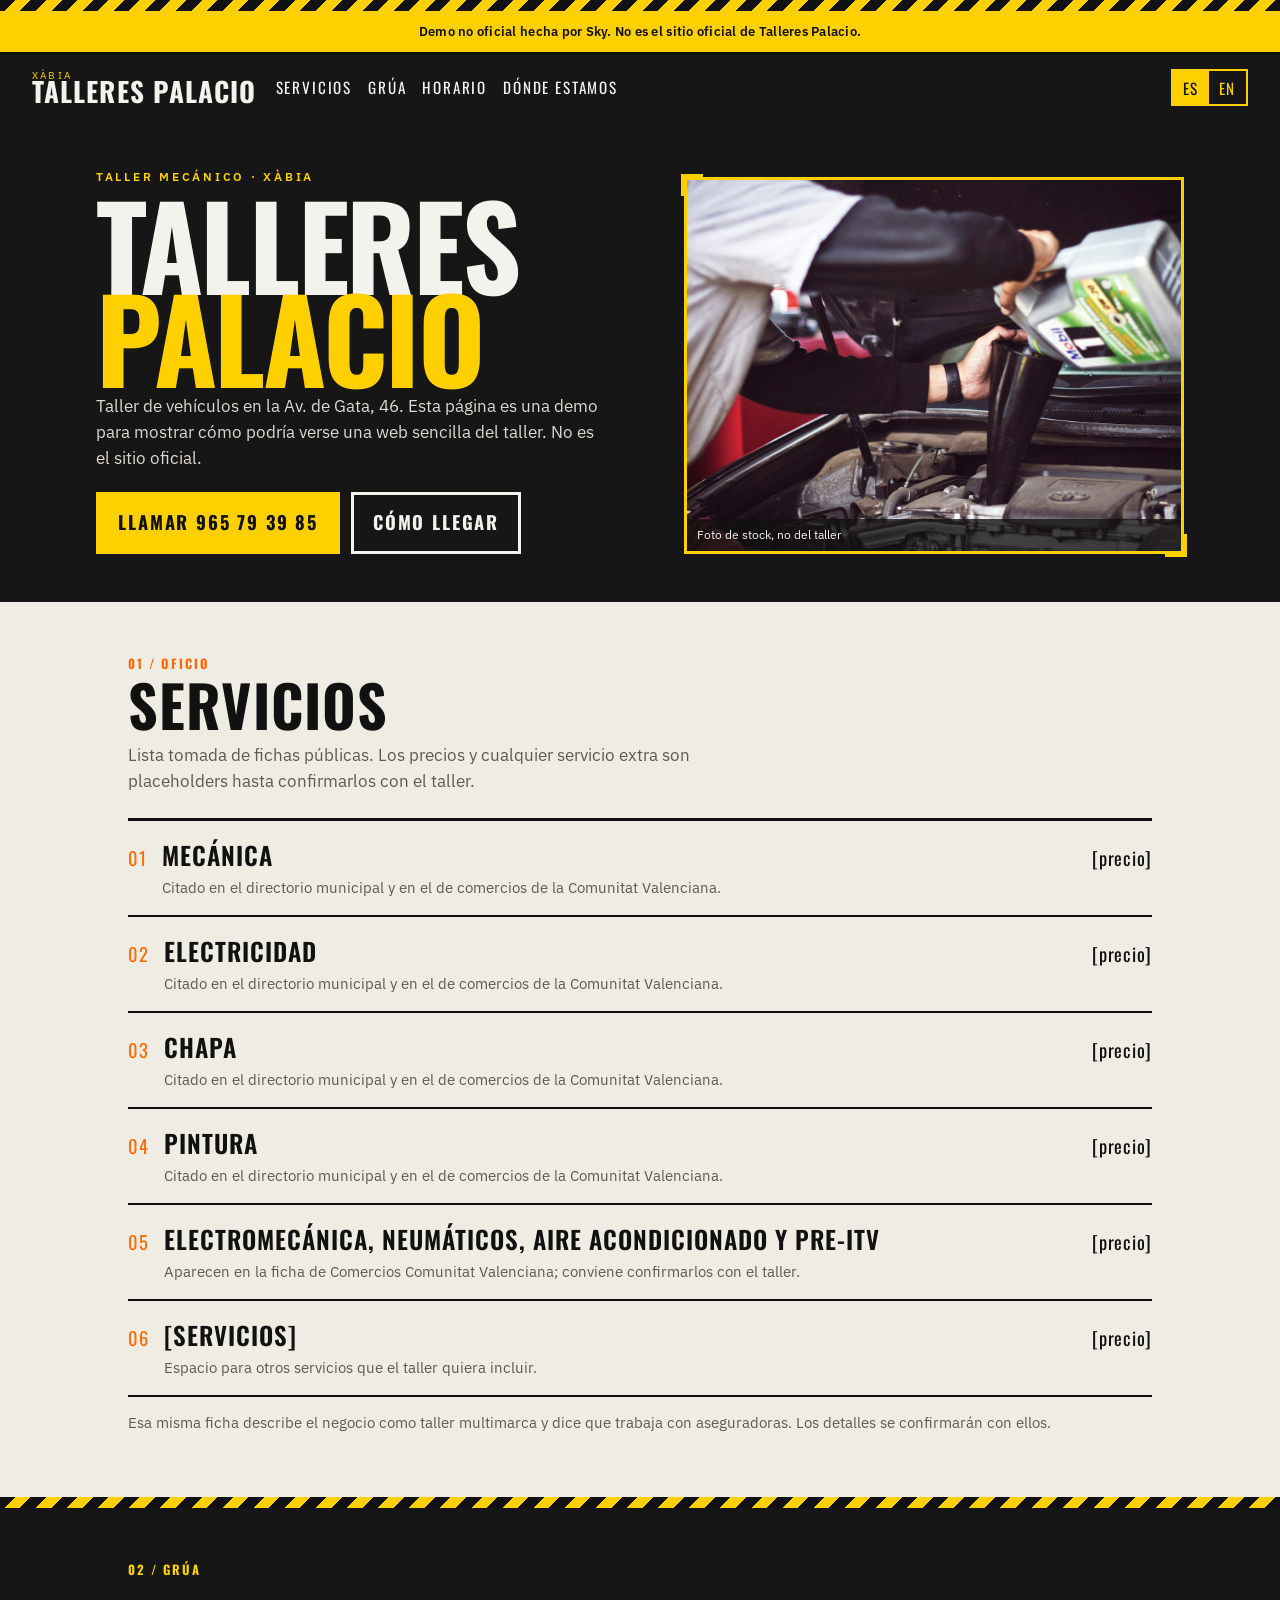
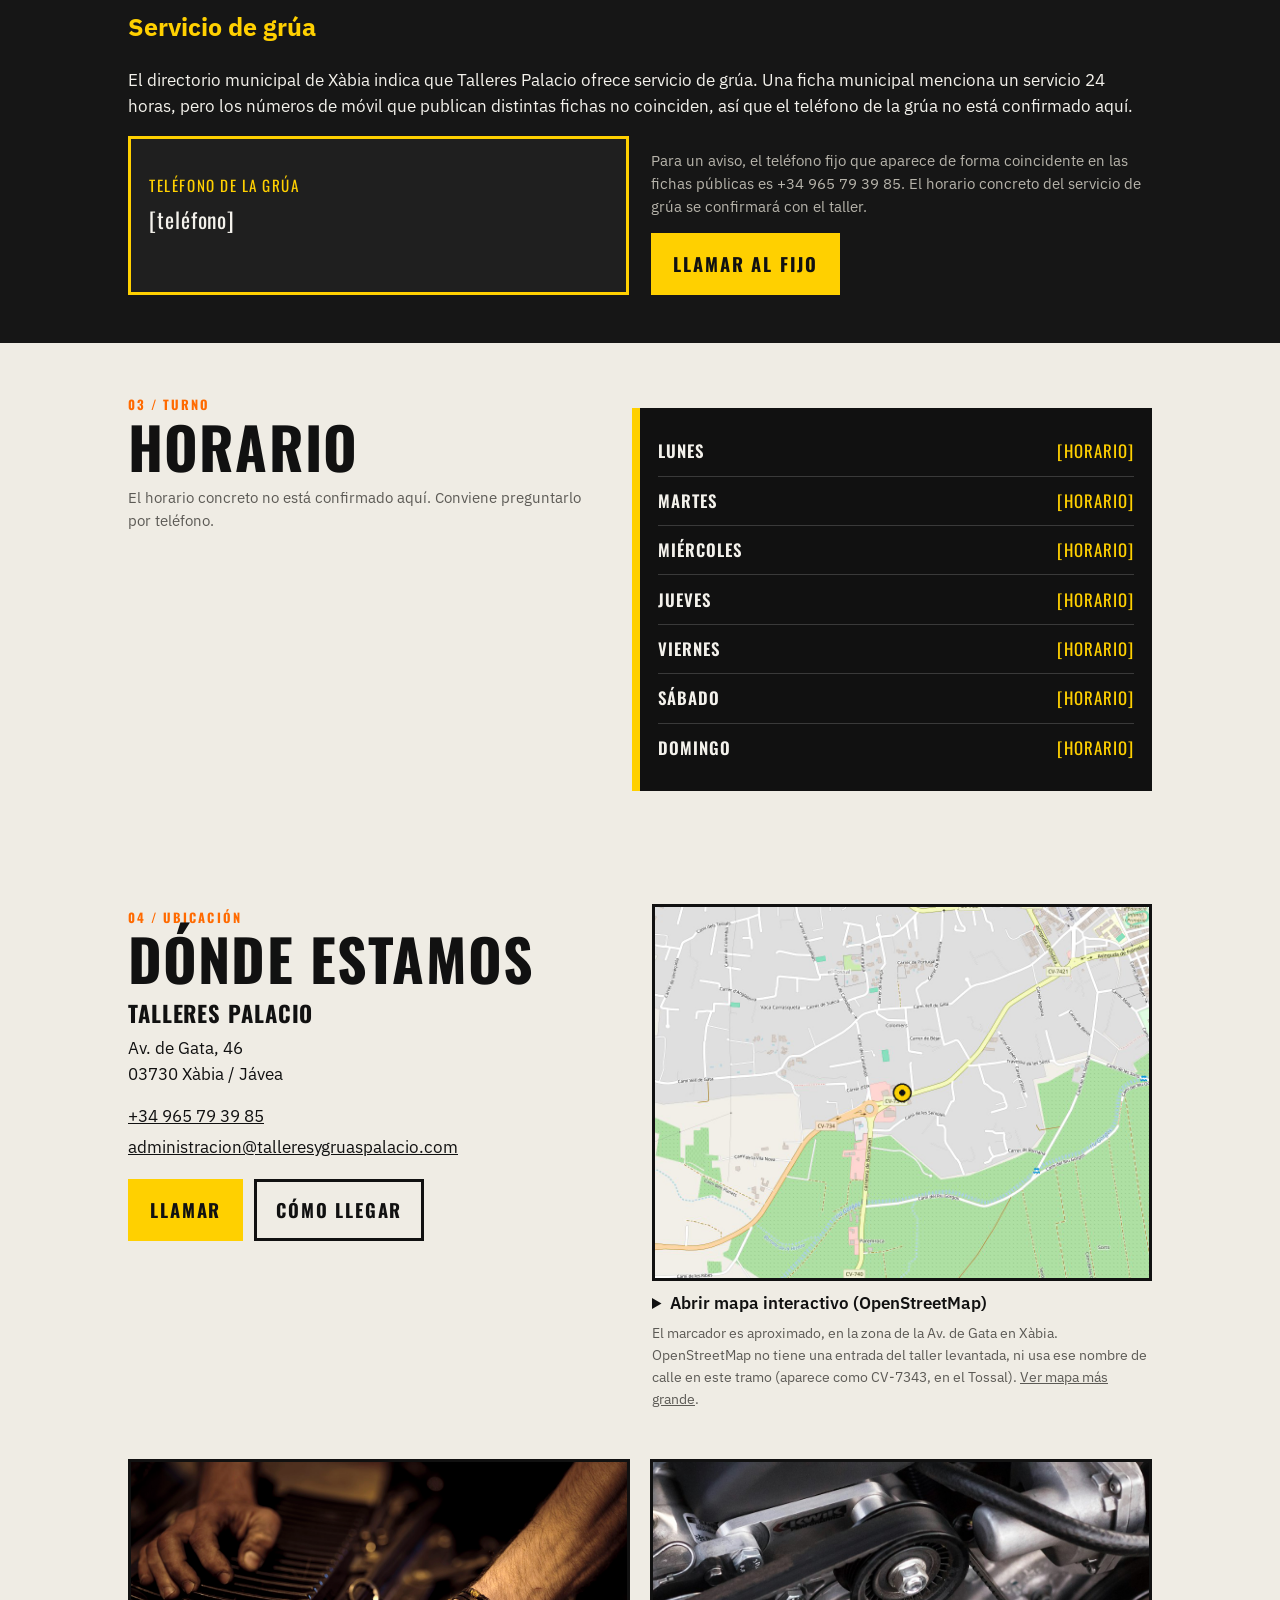
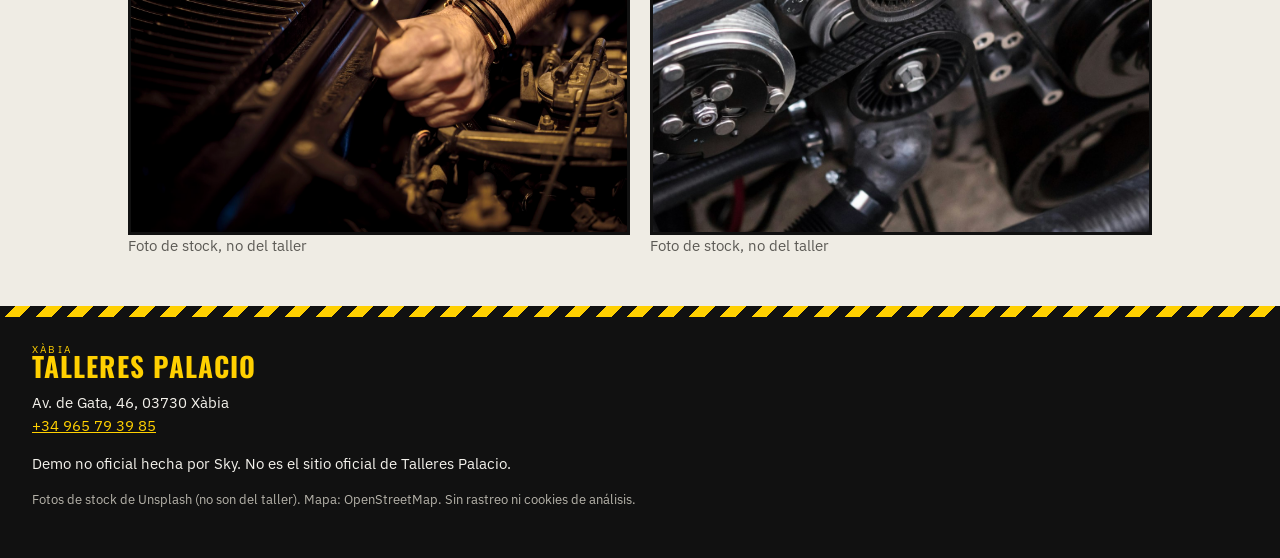
<file: talleres-palacio/index.html>
<!DOCTYPE html>
<html lang="es">
<head>
  <meta charset="utf-8">
  <meta name="viewport" content="width=device-width, initial-scale=1">
  <meta name="description" content="Talleres Palacio, taller mecánico y grúa en Xàbia. Página de demostración no oficial hecha por Sky.">
  <meta name="robots" content="noindex, nofollow">
  <meta name="theme-color" content="#161616">
  <title>Talleres Palacio · Xàbia (demo)</title>
  <link rel="icon" href="assets/icons/favicon.svg" type="image/svg+xml">
  <link rel="stylesheet" href="assets/css/styles.css">
</head>
<body data-redesign="palacio-workshop-2026">
  <a class="skip" href="#contenido">
    <span data-lang="es">Saltar al contenido</span>
    <span data-lang="en" hidden>Skip to content</span>
  </a>
  <div class="hazard" aria-hidden="true"></div>
  <p class="demo-tape">
    <span data-lang="es">Demo no oficial hecha por Sky. No es el sitio oficial de Talleres Palacio.</span>
    <span data-lang="en" hidden>Unofficial demo made by Sky. This is not the official Talleres Palacio website.</span>
  </p>

  <header class="mast">
    <a class="logo" href="#inicio">
      <span class="logo-kicker">Xàbia</span>
      <span class="logo-name">Talleres Palacio</span>
    </a>
    <nav class="nav" aria-label="Principal">
      <a href="#servicios" data-es="Servicios" data-en="Services">Servicios</a>
      <a href="#grua" data-es="Grúa" data-en="Tow">Grúa</a>
      <a href="#horario" data-es="Horario" data-en="Hours">Horario</a>
      <a href="#ubicacion" data-es="Dónde estamos" data-en="Location">Dónde estamos</a>
    </nav>
    <div class="lang-toggle" role="group" aria-label="Idioma / Language">
      <button type="button" data-set-lang="es" aria-pressed="true">ES</button>
      <button type="button" data-set-lang="en" aria-pressed="false">EN</button>
    </div>
  </header>

  <main id="contenido">
    <section class="hero" id="inicio">
      <div class="wrap hero-inner">
        <div>
          <p class="hero-kicker">Taller mecánico · Xàbia</p>
          <h1>Talleres <span>Palacio</span></h1>
          <p class="hero-lead" data-lang="es">Taller de vehículos en la Av. de Gata, 46. Esta página es una demo para mostrar cómo podría verse una web sencilla del taller. No es el sitio oficial.</p>
          <p class="hero-lead" data-lang="en" hidden>A vehicle workshop at Av. de Gata, 46. This page is a demo of how a simple site for the workshop could look. It is not the official website.</p>
          <div class="actions">
            <a class="btn btn-call" href="tel:+34965793985">
              <span data-es="Llamar 965 79 39 85" data-en="Call 965 79 39 85">Llamar 965 79 39 85</span>
            </a>
            <a class="btn btn-line" href="https://www.openstreetmap.org/?mlat=38.78068&amp;mlon=0.152527#map=17/38.78068/0.152527" rel="noopener noreferrer" target="_blank">
              <span data-es="Cómo llegar" data-en="Get directions">Cómo llegar</span>
            </a>
          </div>
        </div>
        <div class="hero-frame">
          <img src="assets/images/hero.jpg" width="1600" height="1067" alt="Foto de stock: alguien echando aceite al motor de un coche (no es una foto del taller)">
          <p class="hero-cap" data-lang="es">Foto de stock, no del taller</p>
          <p class="hero-cap" data-lang="en" hidden>Stock photo, not from the workshop</p>
        </div>
      </div>
    </section>

    <section class="section" id="servicios">
      <div class="wrap">
        <p class="sec-index">01 / Oficio</p>
        <h2 data-lang="es">Servicios</h2>
        <h2 data-lang="en" hidden>Services</h2>
        <p class="lede" data-lang="es">Lista tomada de fichas públicas. Los precios y cualquier servicio extra son placeholders hasta confirmarlos con el taller.</p>
        <p class="lede" data-lang="en" hidden>This list comes from public listings. Prices and any extra services are placeholders until the workshop confirms them.</p>
        <div class="service-board">
          <article class="svc">
            <span class="svc-num">01</span>
            <div>
              <h3 data-lang="es">Mecánica</h3>
              <h3 data-lang="en" hidden>Mechanics</h3>
              <p data-lang="es">Citado en el directorio municipal y en el de comercios de la Comunitat Valenciana.</p>
              <p data-lang="en" hidden>Listed on the municipal directory and the Comunitat Valenciana business directory.</p>
            </div>
            <span class="price">[precio]</span>
          </article>
          <article class="svc">
            <span class="svc-num">02</span>
            <div>
              <h3 data-lang="es">Electricidad</h3>
              <h3 data-lang="en" hidden>Electrics</h3>
              <p data-lang="es">Citado en el directorio municipal y en el de comercios de la Comunitat Valenciana.</p>
              <p data-lang="en" hidden>Listed on the municipal directory and the Comunitat Valenciana business directory.</p>
            </div>
            <span class="price">[precio]</span>
          </article>
          <article class="svc">
            <span class="svc-num">03</span>
            <div>
              <h3>Chapa</h3>
              <p data-lang="es">Citado en el directorio municipal y en el de comercios de la Comunitat Valenciana.</p>
              <p data-lang="en" hidden>Listed on the municipal directory and the Comunitat Valenciana business directory.</p>
            </div>
            <span class="price">[precio]</span>
          </article>
          <article class="svc">
            <span class="svc-num">04</span>
            <div>
              <h3 data-lang="es">Pintura</h3>
              <h3 data-lang="en" hidden>Paintwork</h3>
              <p data-lang="es">Citado en el directorio municipal y en el de comercios de la Comunitat Valenciana.</p>
              <p data-lang="en" hidden>Listed on the municipal directory and the Comunitat Valenciana business directory.</p>
            </div>
            <span class="price">[precio]</span>
          </article>
          <article class="svc">
            <span class="svc-num">05</span>
            <div>
              <h3 data-lang="es">Electromecánica, neumáticos, aire acondicionado y pre-ITV</h3>
              <h3 data-lang="en" hidden>Electromechanics, tyres, air conditioning and pre-ITV</h3>
              <p data-lang="es">Aparecen en la ficha de Comercios Comunitat Valenciana; conviene confirmarlos con el taller.</p>
              <p data-lang="en" hidden>These appear on the Comunitat Valenciana business listing; they should be confirmed with the workshop.</p>
            </div>
            <span class="price">[precio]</span>
          </article>
          <article class="svc">
            <span class="svc-num">06</span>
            <div>
              <h3 data-lang="es">[servicios]</h3>
              <h3 data-lang="en" hidden>[services]</h3>
              <p data-lang="es">Espacio para otros servicios que el taller quiera incluir.</p>
              <p data-lang="en" hidden>Space for any other services the workshop wants to include.</p>
            </div>
            <span class="price">[precio]</span>
          </article>
        </div>
        <p class="note" data-lang="es">Esa misma ficha describe el negocio como taller multimarca y dice que trabaja con aseguradoras. Los detalles se confirmarán con ellos.</p>
        <p class="note" data-lang="en" hidden>That same listing describes the business as a multi-brand workshop and says it works with insurers. The details will be confirmed with them.</p>
      </div>
    </section>

    <div class="hazard" aria-hidden="true"></div>
    <section class="tow-band" id="grua">
      <div class="wrap">
        <p class="sec-index">02 / Grúa</p>
        <h2 data-lang="es">Servicio de grúa</h2>
        <h2 data-lang="en" hidden>Tow service</h2>
        <p data-lang="es">El directorio municipal de Xàbia indica que Talleres Palacio ofrece servicio de grúa. Una ficha municipal menciona un servicio 24 horas, pero los números de móvil que publican distintas fichas no coinciden, así que el teléfono de la grúa no está confirmado aquí.</p>
        <p data-lang="en" hidden>Xàbia’s municipal directory says Talleres Palacio offers a tow service. One municipal listing mentions a 24-hour service, but the mobile numbers published in different listings do not agree, so the tow number is not confirmed here.</p>
        <div class="tow-grid">
          <div class="tow-plate">
            <dl>
              <div>
                <dt data-es="Teléfono de la grúa" data-en="Tow phone">Teléfono de la grúa</dt>
                <dd>[teléfono]</dd>
              </div>
            </dl>
          </div>
          <div>
            <p class="confirm" data-lang="es">Para un aviso, el teléfono fijo que aparece de forma coincidente en las fichas públicas es +34 965 79 39 85. El horario concreto del servicio de grúa se confirmará con el taller.</p>
            <p class="confirm" data-lang="en" hidden>For now, the landline that matches across public listings is +34 965 79 39 85. The exact hours of the tow service will be confirmed with the workshop.</p>
            <div class="actions">
              <a class="btn btn-call" href="tel:+34965793985">
                <span data-es="Llamar al fijo" data-en="Call the landline">Llamar al fijo</span>
              </a>
            </div>
          </div>
        </div>
      </div>
    </section>

    <section class="section" id="horario">
      <div class="wrap hours-layout">
        <div>
          <p class="sec-index">03 / Turno</p>
          <h2 data-lang="es">Horario</h2>
          <h2 data-lang="en" hidden>Opening hours</h2>
          <p class="confirm" data-lang="es">El horario concreto no está confirmado aquí. Conviene preguntarlo por teléfono.</p>
          <p class="confirm" data-lang="en" hidden>Specific opening hours are not confirmed here. Please check by phone.</p>
        </div>
        <dl class="hours-plate">
          <div class="day-row"><dt data-es="Lunes" data-en="Monday">Lunes</dt><dd>[horario]</dd></div>
          <div class="day-row"><dt data-es="Martes" data-en="Tuesday">Martes</dt><dd>[horario]</dd></div>
          <div class="day-row"><dt data-es="Miércoles" data-en="Wednesday">Miércoles</dt><dd>[horario]</dd></div>
          <div class="day-row"><dt data-es="Jueves" data-en="Thursday">Jueves</dt><dd>[horario]</dd></div>
          <div class="day-row"><dt data-es="Viernes" data-en="Friday">Viernes</dt><dd>[horario]</dd></div>
          <div class="day-row"><dt data-es="Sábado" data-en="Saturday">Sábado</dt><dd>[horario]</dd></div>
          <div class="day-row"><dt data-es="Domingo" data-en="Sunday">Domingo</dt><dd>[horario]</dd></div>
        </dl>
      </div>
    </section>

    <section class="section" id="ubicacion">
      <div class="wrap place-grid">
        <div>
          <p class="sec-index">04 / Ubicación</p>
          <h2 data-lang="es">Dónde estamos</h2>
          <h2 data-lang="en" hidden>Where to find us</h2>
          <address>
            <strong>Talleres Palacio</strong>
            Av. de Gata, 46<br>
            03730 Xàbia / Jávea
          </address>
          <ul class="contact-list">
            <li><a href="tel:+34965793985">+34 965 79 39 85</a></li>
            <li><a href="mailto:administracion@talleresygruaspalacio.com">administracion@talleresygruaspalacio.com</a></li>
          </ul>
          <div class="actions">
            <a class="btn btn-call" href="tel:+34965793985">
              <span data-es="Llamar" data-en="Call">Llamar</span>
            </a>
            <a class="btn btn-ink" href="https://www.openstreetmap.org/?mlat=38.78068&amp;mlon=0.152527#map=17/38.78068/0.152527" rel="noopener noreferrer" target="_blank">
              <span data-es="Cómo llegar" data-en="Get directions">Cómo llegar</span>
            </a>
          </div>
        </div>
        <div>
          <div class="map-wrap">
            <img src="assets/images/map.jpg" width="1024" height="768" alt="Mapa de OpenStreetMap con un marcador aproximado en la zona de la Av. de Gata, en Xàbia.">
          </div>
          <details class="map-interactive">
            <summary data-es="Abrir mapa interactivo (OpenStreetMap)" data-en="Open interactive map (OpenStreetMap)">Abrir mapa interactivo (OpenStreetMap)</summary>
            <iframe
              title="Mapa aproximado de Talleres Palacio en Av. de Gata, Xàbia"
              src="https://www.openstreetmap.org/export/embed.html?bbox=0.146527%2C38.77618%2C0.158527%2C38.78518&amp;layer=mapnik&amp;marker=38.78068%2C0.152527"
              loading="lazy"
              referrerpolicy="no-referrer-when-downgrade"></iframe>
          </details>
          <p class="map-caption" data-lang="es">El marcador es aproximado, en la zona de la Av. de Gata en Xàbia. OpenStreetMap no tiene una entrada del taller levantada, ni usa ese nombre de calle en este tramo (aparece como CV-7343, en el Tossal). <a href="https://www.openstreetmap.org/?mlat=38.78068&amp;mlon=0.152527#map=17/38.78068/0.152527" rel="noopener noreferrer" target="_blank">Ver mapa más grande</a>.</p>
          <p class="map-caption" data-lang="en" hidden>The pin is approximate, in the Av. de Gata area of Xàbia. OpenStreetMap has no surveyed workshop entrance, and does not use that street name on this stretch (it is tagged CV-7343, in el Tossal). <a href="https://www.openstreetmap.org/?mlat=38.78068&amp;mlon=0.152527#map=17/38.78068/0.152527" rel="noopener noreferrer" target="_blank">View a larger map</a>.</p>
        </div>
      </div>
    </section>

    <section class="section" style="padding-top:0">
      <div class="wrap shop-split">
        <figure>
          <img src="assets/images/workshop.jpg" width="1600" height="1200" alt="Foto de stock: manos con una llave junto a un motor (no es una foto del taller)">
          <figcaption class="caption" data-lang="es">Foto de stock, no del taller</figcaption>
          <figcaption class="caption" data-lang="en" hidden>Stock photo, not from the workshop</figcaption>
        </figure>
        <figure>
          <img src="assets/images/engine.jpg" width="1600" height="900" alt="Foto de stock: correas y poleas de un motor (no es una foto del taller)">
          <figcaption class="caption" data-lang="es">Foto de stock, no del taller</figcaption>
          <figcaption class="caption" data-lang="en" hidden>Stock photo, not from the workshop</figcaption>
        </figure>
      </div>
    </section>
  </main>

  <div class="hazard" aria-hidden="true"></div>
  <footer class="footer">
    <a class="logo" href="#inicio">
      <span class="logo-kicker">Xàbia</span>
      <span class="logo-name">Talleres Palacio</span>
    </a>
    <p>
      Av. de Gata, 46, 03730 Xàbia<br>
      <a href="tel:+34965793985">+34 965 79 39 85</a>
    </p>
    <p data-lang="es">Demo no oficial hecha por Sky. No es el sitio oficial de Talleres Palacio.</p>
    <p data-lang="en" hidden>Unofficial demo made by Sky. This is not the official Talleres Palacio website.</p>
    <p class="credits" data-lang="es">Fotos de stock de Unsplash (no son del taller). Mapa: OpenStreetMap. Sin rastreo ni cookies de análisis.</p>
    <p class="credits" data-lang="en" hidden>Stock photos from Unsplash (not from the workshop). Map: OpenStreetMap. No tracking or analytics cookies.</p>
  </footer>
  <script src="assets/js/main.js"></script>
</body>
</html>
</file>
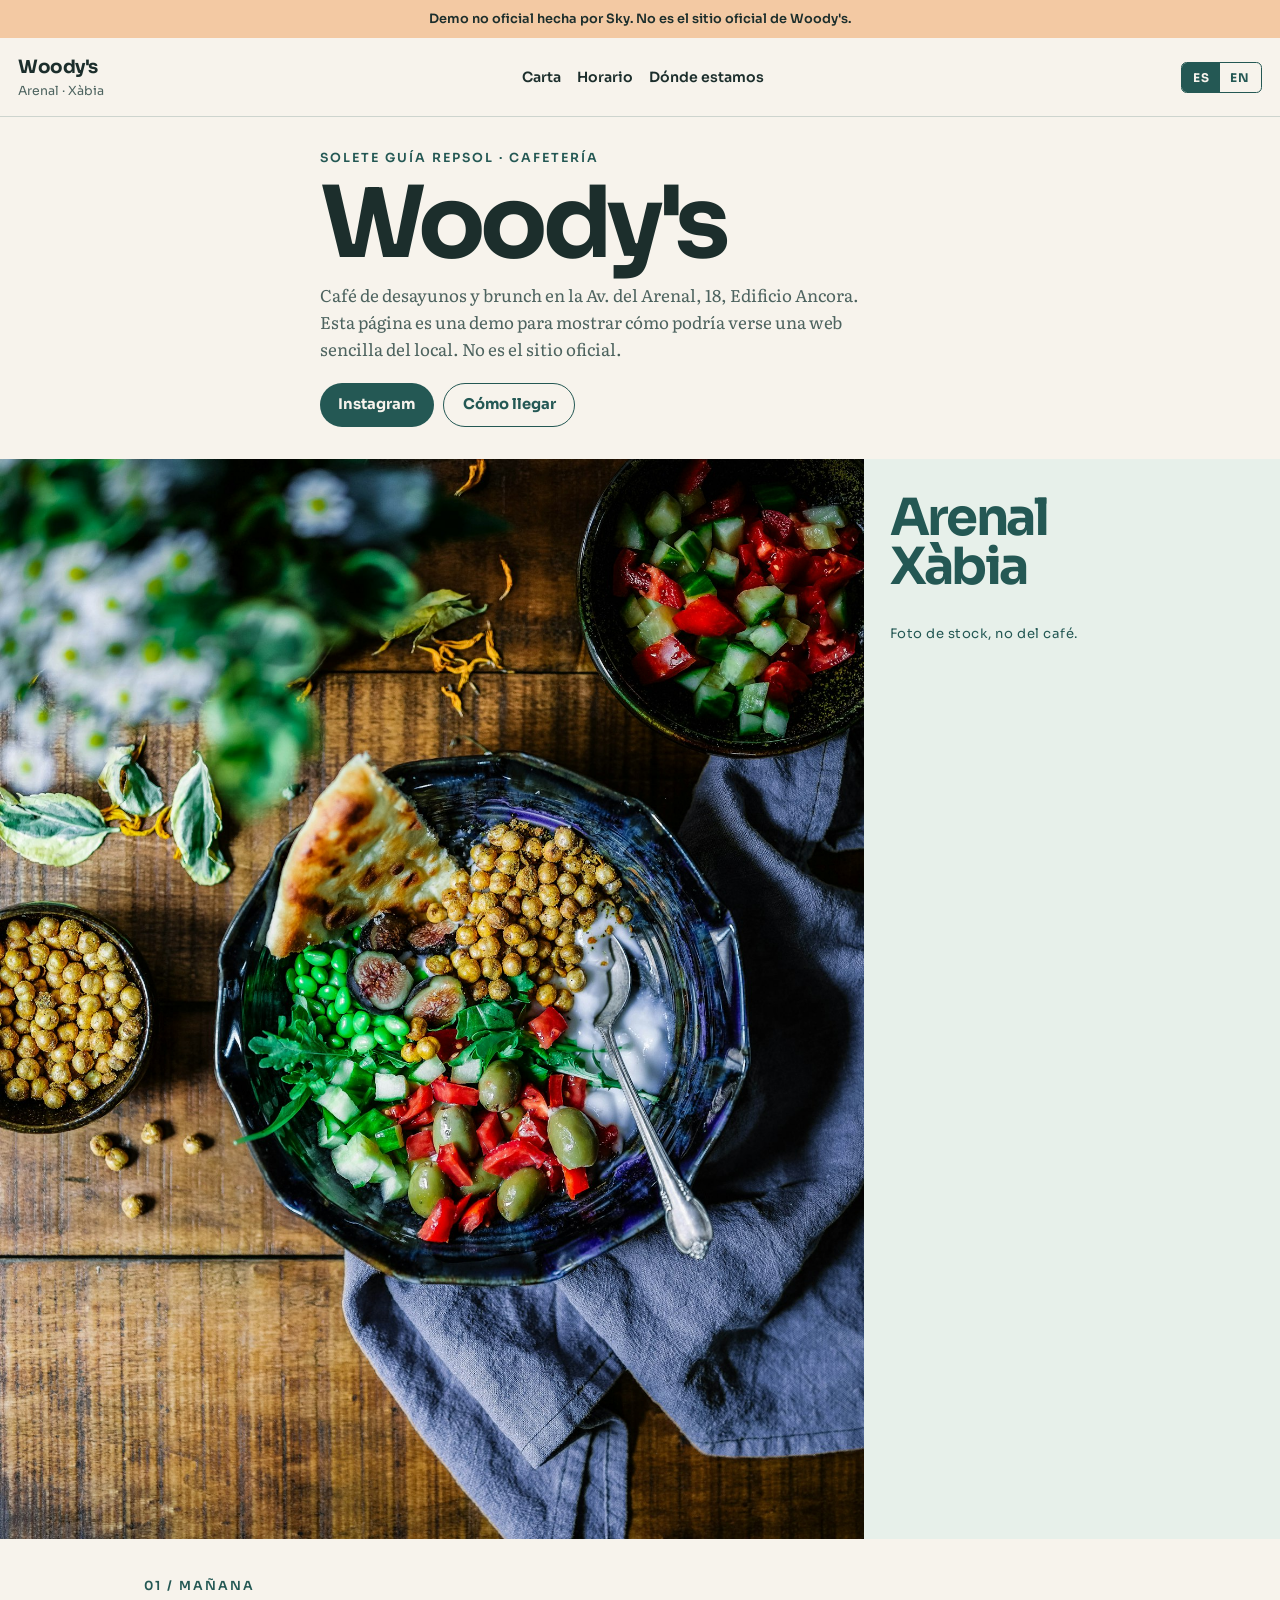
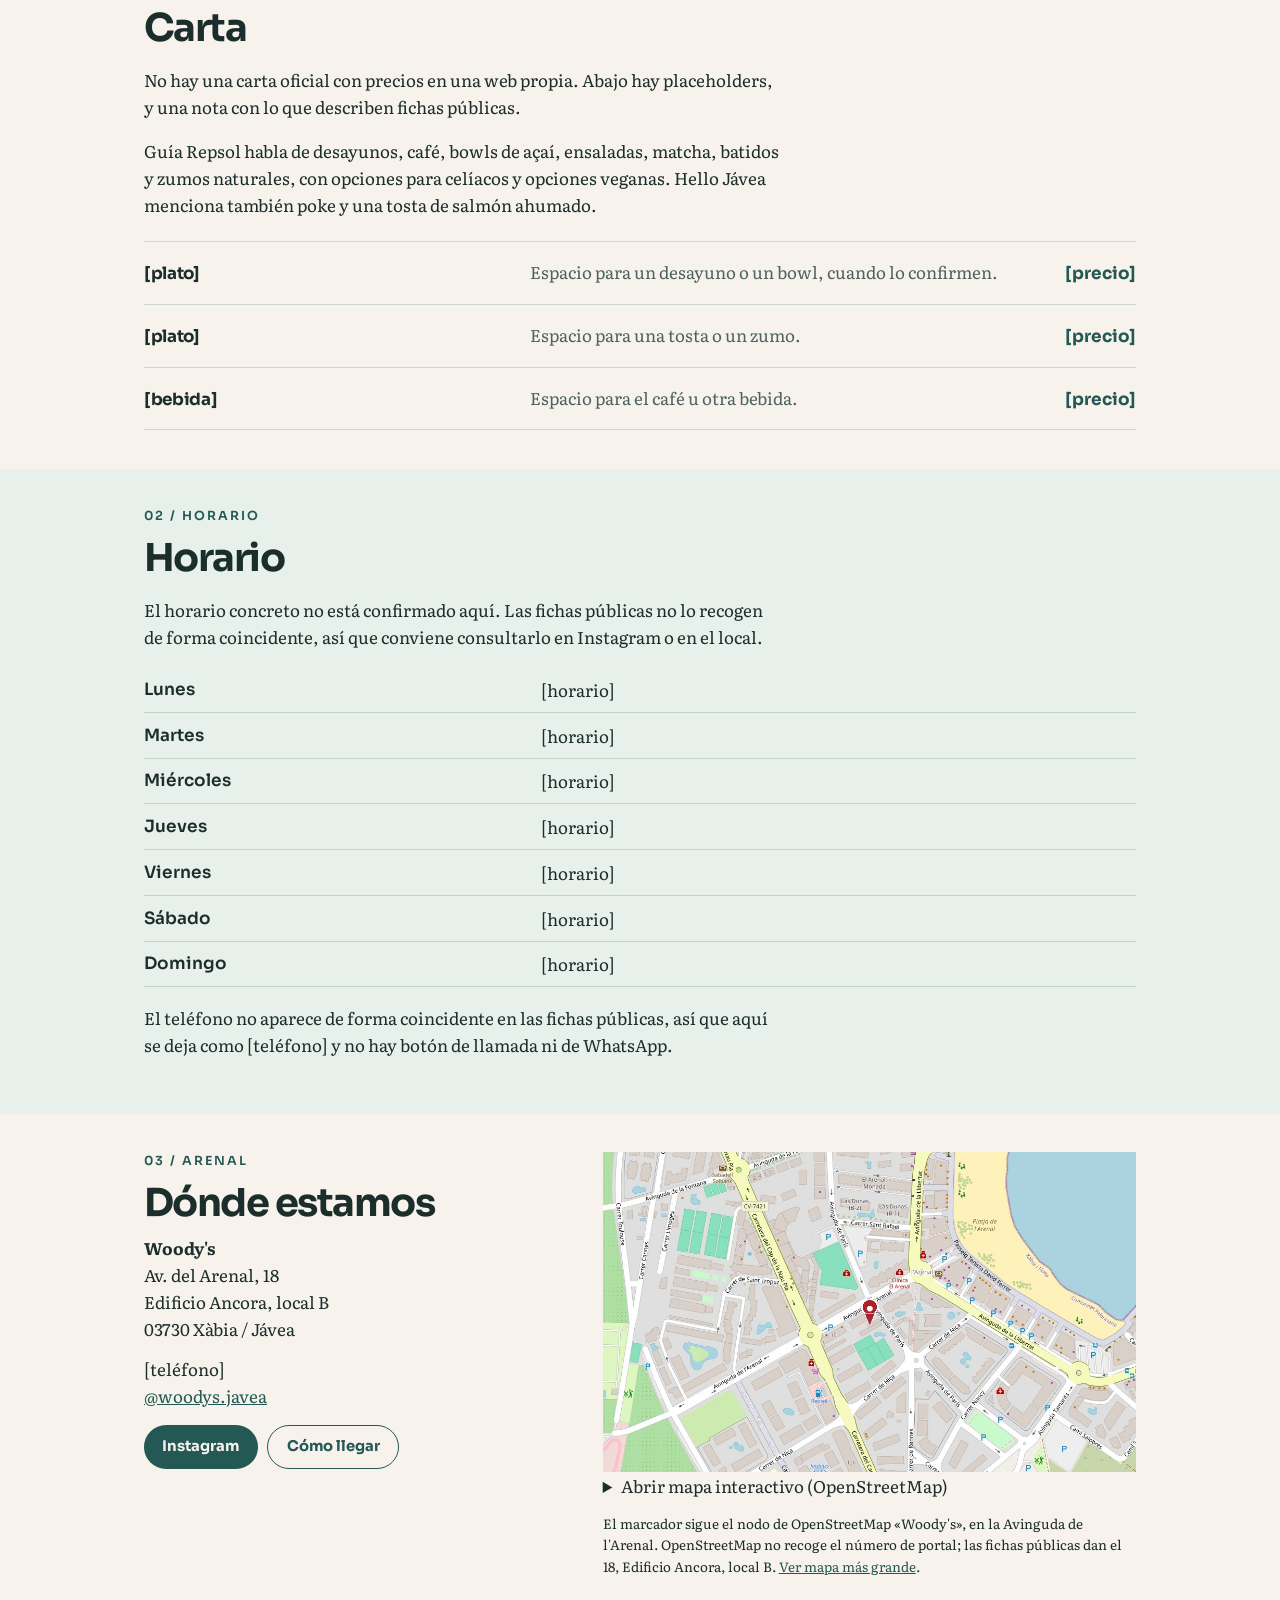
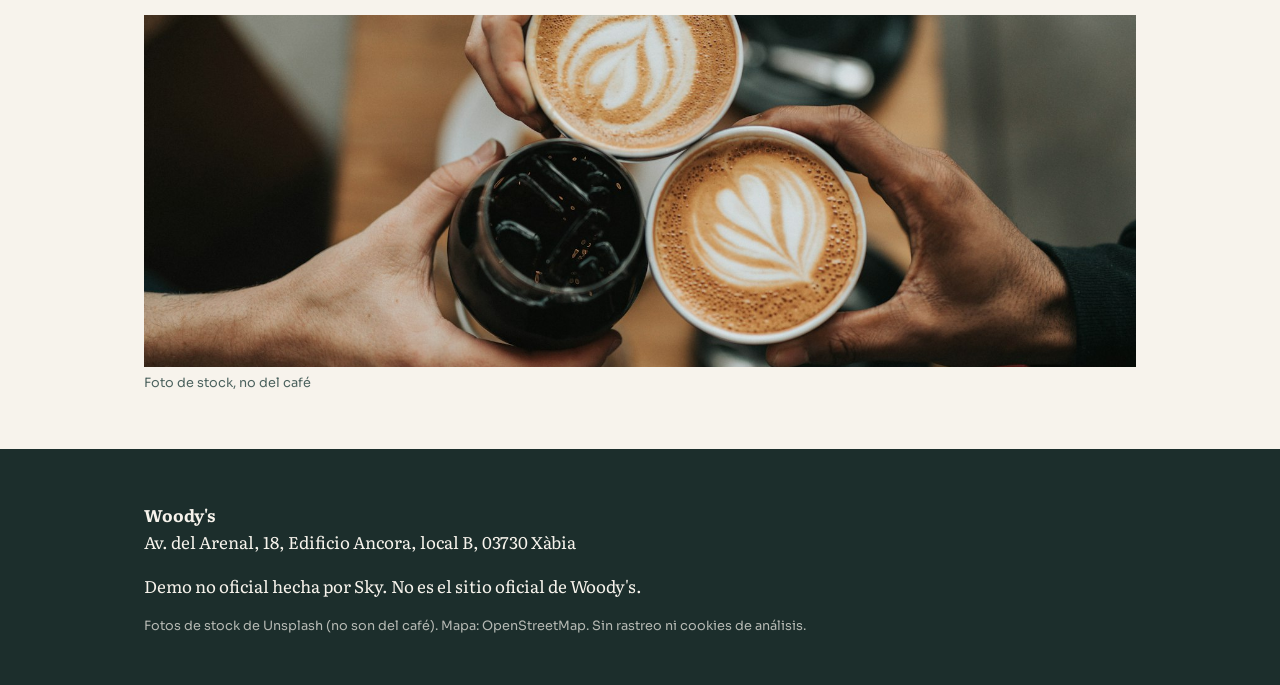
<file: woodys-javea/index.html>
<!DOCTYPE html>
<html lang="es">
<head>
  <meta charset="utf-8">
  <meta name="viewport" content="width=device-width, initial-scale=1">
  <meta name="description" content="Woody's, café de desayunos y brunch en el Arenal de Jávea. Página de demostración no oficial hecha por Sky.">
  <meta name="robots" content="noindex, nofollow">
  <meta name="theme-color" content="#245854">
  <title>Woody's · Jávea / Xàbia (demo)</title>
  <link rel="icon" href="assets/icons/favicon.svg" type="image/svg+xml">
  <link rel="stylesheet" href="assets/css/styles.css">
</head>
<body data-redesign="woodys-coast-2026">
  <a class="skip" href="#contenido">
    <span data-lang="es">Saltar al contenido</span>
    <span data-lang="en" hidden>Skip to content</span>
  </a>
  <p class="demo-banner">
    <span data-lang="es">Demo no oficial hecha por Sky. No es el sitio oficial de Woody's.</span>
    <span data-lang="en" hidden>Unofficial demo made by Sky. This is not the official Woody's website.</span>
  </p>
  <header class="header">
    <a class="logo" href="#inicio">Woody's <span>Arenal · Xàbia</span></a>
    <nav class="nav" aria-label="Principal">
      <a href="#carta" data-es="Carta" data-en="Menu">Carta</a>
      <a href="#horario" data-es="Horario" data-en="Hours">Horario</a>
      <a href="#ubicacion" data-es="Dónde estamos" data-en="Location">Dónde estamos</a>
    </nav>
    <div class="lang-toggle" role="group" aria-label="Idioma / Language">
      <button type="button" data-set-lang="es" aria-pressed="true">ES</button>
      <button type="button" data-set-lang="en" aria-pressed="false">EN</button>
    </div>
  </header>

  <main id="contenido">
    <section class="hero" id="inicio">
      <div class="wrap hero-copy">
        <p class="eyebrow">Solete Guía Repsol · Cafetería</p>
        <h1>Woody's</h1>
        <p class="hero-lead" data-lang="es">Café de desayunos y brunch en la Av. del Arenal, 18, Edificio Ancora. Esta página es una demo para mostrar cómo podría verse una web sencilla del local. No es el sitio oficial.</p>
        <p class="hero-lead" data-lang="en" hidden>A breakfast and brunch café at Av. del Arenal, 18, Edificio Ancora. This page is a demo of how a simple site for the café could look. It is not the official website.</p>
        <div class="actions">
          <a class="btn btn-solid" href="https://www.instagram.com/woodys.javea" rel="noopener noreferrer" target="_blank">Instagram</a>
          <a class="btn btn-line" href="#ubicacion">
            <span data-es="Cómo llegar" data-en="Get directions">Cómo llegar</span>
          </a>
        </div>
      </div>
      <div class="hero-band">
        <img src="assets/images/hero.jpg" width="1600" height="2000" alt="Foto de stock: un bol de verduras, garbanzos y pan (no es una foto del café)">
        <div class="tide">
          <p class="tide-place">Arenal<br>Xàbia</p>
          <p data-lang="es">Foto de stock, no del café.</p>
          <p data-lang="en" hidden>Stock photo, not from the café.</p>
        </div>
      </div>
    </section>

    <section class="band" id="carta">
      <div class="wrap">
        <p class="eyebrow">01 / Mañana</p>
        <h2 data-lang="es">Carta</h2>
        <h2 data-lang="en" hidden>Menu</h2>
        <p class="lede" data-lang="es">No hay una carta oficial con precios en una web propia. Abajo hay placeholders, y una nota con lo que describen fichas públicas.</p>
        <p class="lede" data-lang="en" hidden>There is no official priced menu on a first-party website. Below are placeholders, plus a note from public listings.</p>
        <p class="note" data-lang="es">Guía Repsol habla de desayunos, café, bowls de açaí, ensaladas, matcha, batidos y zumos naturales, con opciones para celíacos y opciones veganas. Hello Jávea menciona también poke y una tosta de salmón ahumado.</p>
        <p class="note" data-lang="en" hidden>Guía Repsol describes breakfasts, coffee, açaí bowls, salads, matcha, smoothies and fresh juices, with gluten-free and vegan options. Hello Jávea also mentions poke and a smoked-salmon toast.</p>
        <div class="menu-rows">
          <article class="menu-row">
            <h3 data-lang="es">[plato]</h3>
            <h3 data-lang="en" hidden>[dish]</h3>
            <p data-lang="es">Espacio para un desayuno o un bowl, cuando lo confirmen.</p>
            <p data-lang="en" hidden>A space for a breakfast or a bowl, once they confirm it.</p>
            <span class="price">[precio]</span>
          </article>
          <article class="menu-row">
            <h3 data-lang="es">[plato]</h3>
            <h3 data-lang="en" hidden>[dish]</h3>
            <p data-lang="es">Espacio para una tosta o un zumo.</p>
            <p data-lang="en" hidden>A space for a toast or a juice.</p>
            <span class="price">[precio]</span>
          </article>
          <article class="menu-row">
            <h3 data-lang="es">[bebida]</h3>
            <h3 data-lang="en" hidden>[drink]</h3>
            <p data-lang="es">Espacio para el café u otra bebida.</p>
            <p data-lang="en" hidden>A space for coffee or another drink.</p>
            <span class="price">[precio]</span>
          </article>
        </div>
      </div>
    </section>

    <section class="band band-foam" id="horario">
      <div class="wrap">
        <p class="eyebrow">02 / Horario</p>
        <h2 data-lang="es">Horario</h2>
        <h2 data-lang="en" hidden>Opening hours</h2>
        <p class="confirm" data-lang="es">El horario concreto no está confirmado aquí. Las fichas públicas no lo recogen de forma coincidente, así que conviene consultarlo en Instagram o en el local.</p>
        <p class="confirm" data-lang="en" hidden>Specific opening hours are not confirmed here. Public listings do not agree clearly, so please check on Instagram or at the café.</p>
        <table class="hours">
          <tbody>
            <tr><th data-es="Lunes" data-en="Monday">Lunes</th><td>[horario]</td></tr>
            <tr><th data-es="Martes" data-en="Tuesday">Martes</th><td>[horario]</td></tr>
            <tr><th data-es="Miércoles" data-en="Wednesday">Miércoles</th><td>[horario]</td></tr>
            <tr><th data-es="Jueves" data-en="Thursday">Jueves</th><td>[horario]</td></tr>
            <tr><th data-es="Viernes" data-en="Friday">Viernes</th><td>[horario]</td></tr>
            <tr><th data-es="Sábado" data-en="Saturday">Sábado</th><td>[horario]</td></tr>
            <tr><th data-es="Domingo" data-en="Sunday">Domingo</th><td>[horario]</td></tr>
          </tbody>
        </table>
        <p class="note" data-lang="es">El teléfono no aparece de forma coincidente en las fichas públicas, así que aquí se deja como [teléfono] y no hay botón de llamada ni de WhatsApp.</p>
        <p class="note" data-lang="en" hidden>The phone number does not match across public listings, so it is left as [teléfono] here, with no call or WhatsApp button.</p>
      </div>
    </section>

    <section class="band" id="ubicacion">
      <div class="wrap place-grid">
        <div>
          <p class="eyebrow">03 / Arenal</p>
          <h2 data-lang="es">Dónde estamos</h2>
          <h2 data-lang="en" hidden>Where to find us</h2>
          <address>
            <strong>Woody's</strong><br>
            Av. del Arenal, 18<br>
            Edificio Ancora, local B<br>
            03730 Xàbia / Jávea
          </address>
          <ul class="contact-list">
            <li>[teléfono]</li>
            <li><a href="https://www.instagram.com/woodys.javea" rel="noopener noreferrer" target="_blank">@woodys.javea</a></li>
          </ul>
          <div class="actions">
            <a class="btn btn-solid" href="https://www.instagram.com/woodys.javea" rel="noopener noreferrer" target="_blank">Instagram</a>
            <a class="btn btn-line" href="https://www.openstreetmap.org/?mlat=38.7718006&amp;mlon=0.1873771#map=17/38.77180/0.18738" rel="noopener noreferrer" target="_blank">
              <span data-es="Cómo llegar" data-en="Get directions">Cómo llegar</span>
            </a>
          </div>
        </div>
        <div>
          <div class="map-wrap">
            <img src="assets/images/map.jpg" width="1024" height="768" alt="Mapa de OpenStreetMap con un marcador en el nodo Woody's, en la Avinguda de l'Arenal de Xàbia.">
          </div>
          <details class="map-interactive">
            <summary data-es="Abrir mapa interactivo (OpenStreetMap)" data-en="Open interactive map (OpenStreetMap)">Abrir mapa interactivo (OpenStreetMap)</summary>
            <iframe
              title="Mapa de Woody's en la Avinguda de l'Arenal, Xàbia"
              src="https://www.openstreetmap.org/export/embed.html?bbox=0.181377%2C38.767801%2C0.193377%2C38.775801&amp;layer=mapnik&amp;marker=38.7718006%2C0.1873771"
              loading="lazy"
              referrerpolicy="no-referrer-when-downgrade"></iframe>
          </details>
          <p class="map-caption" data-lang="es">El marcador sigue el nodo de OpenStreetMap «Woody's», en la Avinguda de l'Arenal. OpenStreetMap no recoge el número de portal; las fichas públicas dan el 18, Edificio Ancora, local B. <a href="https://www.openstreetmap.org/?mlat=38.7718006&amp;mlon=0.1873771#map=17/38.77180/0.18738" rel="noopener noreferrer" target="_blank">Ver mapa más grande</a>.</p>
          <p class="map-caption" data-lang="en" hidden>The pin follows the OpenStreetMap node “Woody's”, on Avinguda de l'Arenal. OpenStreetMap has no house number; public listings give number 18, Edificio Ancora, local B. <a href="https://www.openstreetmap.org/?mlat=38.7718006&amp;mlon=0.1873771#map=17/38.77180/0.18738" rel="noopener noreferrer" target="_blank">View a larger map</a>.</p>
        </div>
      </div>
      <figure class="wrap coffee-row">
        <img src="assets/images/coffee.jpg" width="1600" height="1067" alt="Foto de stock: tres personas brindando con café (no es una foto del local)">
        <figcaption class="caption" data-lang="es">Foto de stock, no del café</figcaption>
        <figcaption class="caption" data-lang="en" hidden>Stock photo, not from the café</figcaption>
      </figure>
    </section>
  </main>

  <footer class="footer">
    <div class="wrap">
      <p><strong>Woody's</strong><br>Av. del Arenal, 18, Edificio Ancora, local B, 03730 Xàbia</p>
      <p data-lang="es">Demo no oficial hecha por Sky. No es el sitio oficial de Woody's.</p>
      <p data-lang="en" hidden>Unofficial demo made by Sky. This is not the official Woody's website.</p>
      <p class="credits" data-lang="es">Fotos de stock de Unsplash (no son del café). Mapa: OpenStreetMap. Sin rastreo ni cookies de análisis.</p>
      <p class="credits" data-lang="en" hidden>Stock photos from Unsplash (not from the café). Map: OpenStreetMap. No tracking or analytics cookies.</p>
    </div>
  </footer>
  <script src="assets/js/main.js"></script>
</body>
</html>
</file>
<file: assets/css/styles.css>
@font-face {
  font-family: "Fraunces";
  font-style: normal;
  font-weight: 400 700;
  font-display: swap;
  src: url("../fonts/fraunces-latin.woff2") format("woff2");
  unicode-range: U+0000-00FF, U+0131, U+0152-0153, U+02BB-02BC, U+02C6, U+02DA, U+02DC, U+0304, U+0308, U+0329, U+2000-206F, U+20AC, U+2122, U+2191, U+2193, U+2212, U+2215, U+FEFF, U+FFFD;
}
@font-face {
  font-family: "Fraunces";
  font-style: normal;
  font-weight: 400 700;
  font-display: swap;
  src: url("../fonts/fraunces-latin-ext.woff2") format("woff2");
  unicode-range: U+0100-02BA, U+02BD-02C5, U+02C7-02CC, U+02CE-02D7, U+02DD-02FF, U+0304, U+0308, U+0329, U+1D00-1DBF, U+1E00-1E9F, U+1EF2-1EFF, U+2020, U+20A0-20AB, U+20AD-20C4, U+2113, U+2C60-2C7F, U+A720-A7FF;
}
@font-face {
  font-family: "Fraunces";
  font-style: italic;
  font-weight: 400 700;
  font-display: swap;
  src: url("../fonts/fraunces-italic-latin.woff2") format("woff2");
  unicode-range: U+0000-00FF, U+0131, U+0152-0153, U+02BB-02BC, U+02C6, U+02DA, U+02DC, U+0304, U+0308, U+0329, U+2000-206F, U+20AC, U+2122, U+2191, U+2193, U+2212, U+2215, U+FEFF, U+FFFD;
}
@font-face {
  font-family: "Fraunces";
  font-style: italic;
  font-weight: 400 700;
  font-display: swap;
  src: url("../fonts/fraunces-italic-latin-ext.woff2") format("woff2");
  unicode-range: U+0100-02BA, U+02BD-02C5, U+02C7-02CC, U+02CE-02D7, U+02DD-02FF, U+0304, U+0308, U+0329, U+1D00-1DBF, U+1E00-1E9F, U+1EF2-1EFF, U+2020, U+20A0-20AB, U+20AD-20C4, U+2113, U+2C60-2C7F, U+A720-A7FF;
}
@font-face {
  font-family: "Outfit";
  font-style: normal;
  font-weight: 300 700;
  font-display: swap;
  src: url("../fonts/outfit-latin.woff2") format("woff2");
  unicode-range: U+0000-00FF, U+0131, U+0152-0153, U+02BB-02BC, U+02C6, U+02DA, U+02DC, U+0304, U+0308, U+0329, U+2000-206F, U+20AC, U+2122, U+2191, U+2193, U+2212, U+2215, U+FEFF, U+FFFD;
}
@font-face {
  font-family: "Outfit";
  font-style: normal;
  font-weight: 300 700;
  font-display: swap;
  src: url("../fonts/outfit-latin-ext.woff2") format("woff2");
  unicode-range: U+0100-02BA, U+02BD-02C5, U+02C7-02CC, U+02CE-02D7, U+02DD-02FF, U+0304, U+0308, U+0329, U+1D00-1DBF, U+1E00-1E9F, U+1EF2-1EFF, U+2020, U+20A0-20AB, U+20AD-20C4, U+2113, U+2C60-2C7F, U+A720-A7FF;
}

:root {
  --cream: #f3eee6;
  --cream-2: #e8e0d4;
  --paper: #fffaf4;
  --ink: #1c1814;
  --ink-soft: #5a5248;
  --muted: #7a7167;
  --line: rgba(28, 24, 20, 0.12);
  --terracotta: #b35a38;
  --terracotta-dark: #8e4228;
  --sea: #2f4a4a;
  --sea-2: #3d5c5c;
  --sand: #e4d6c4;
  --header-h: 3.65rem;
  --radius: 1.15rem;
  --shadow: 0 18px 40px -24px rgba(28, 24, 20, 0.4);
  --font-serif: "Fraunces", "Palatino Linotype", Palatino, "Times New Roman", serif;
  --font-sans: "Outfit", "Segoe UI", system-ui, sans-serif;
  --ease: cubic-bezier(0.22, 1, 0.36, 1);
  --max: 68rem;
  --pad: 1.25rem;
}

*, *::before, *::after { box-sizing: border-box; }

html {
  scroll-behavior: smooth;
  -webkit-text-size-adjust: 100%;
}

@media (prefers-reduced-motion: reduce) {
  html { scroll-behavior: auto; }
  *, *::before, *::after {
    animation-duration: 0.01ms !important;
    animation-iteration-count: 1 !important;
    transition-duration: 0.01ms !important;
  }
}

body {
  margin: 0;
  font-family: var(--font-sans);
  font-weight: 400;
  color: var(--ink);
  background: var(--cream);
  line-height: 1.6;
  font-size: 1.05rem;
  -webkit-font-smoothing: antialiased;
  text-rendering: optimizeLegibility;
}

img { max-width: 100%; display: block; height: auto; }
a { color: var(--terracotta-dark); }
a:hover { color: var(--terracotta); }
button, a { -webkit-tap-highlight-color: transparent; }

:focus-visible {
  outline: 2px solid var(--terracotta);
  outline-offset: 3px;
}

.visually-hidden {
  position: absolute;
  width: 1px;
  height: 1px;
  padding: 0;
  margin: -1px;
  overflow: hidden;
  clip: rect(0, 0, 0, 0);
  white-space: nowrap;
  border: 0;
}

.skip {
  position: absolute;
  left: 0.75rem;
  top: -4rem;
  background: var(--ink);
  color: var(--cream);
  padding: 0.6rem 1rem;
  z-index: 200;
  border-radius: 0.4rem;
  text-decoration: none;
}
.skip:focus { top: 0.75rem; }

/* Header */
.header {
  position: sticky;
  top: 0;
  z-index: 50;
  display: flex;
  align-items: center;
  gap: 0.75rem;
  min-height: var(--header-h);
  padding: 0.45rem var(--pad);
  background: rgba(243, 238, 230, 0.92);
  backdrop-filter: blur(12px);
  -webkit-backdrop-filter: blur(12px);
  border-bottom: 1px solid var(--line);
}

.logo {
  display: flex;
  flex-direction: column;
  text-decoration: none;
  color: var(--ink);
  line-height: 1.1;
  min-width: 0;
  margin-right: auto;
}
.logo:hover { color: var(--ink); }
.logo-name {
  font-family: var(--font-serif);
  font-weight: 600;
  font-size: 1.2rem;
  letter-spacing: -0.02em;
}
.logo-sub {
  font-size: 0.68rem;
  letter-spacing: 0.12em;
  text-transform: uppercase;
  color: var(--muted);
  font-weight: 500;
}

.nav {
  display: none;
  align-items: center;
  gap: 0.15rem 1.15rem;
}
.nav a {
  text-decoration: none;
  color: var(--ink-soft);
  font-size: 0.92rem;
  font-weight: 500;
  white-space: nowrap;
}
.nav a:hover { color: var(--ink); }

.header-actions {
  display: flex;
  align-items: center;
  gap: 0.5rem;
  flex-shrink: 0;
}

.lang-toggle {
  display: inline-flex;
  background: var(--paper);
  border: 1px solid var(--line);
  border-radius: 999px;
  padding: 0.15rem;
}
.lang-toggle button {
  appearance: none;
  border: 0;
  background: transparent;
  color: var(--ink-soft);
  font-family: var(--font-sans);
  font-size: 0.72rem;
  font-weight: 600;
  letter-spacing: 0.06em;
  padding: 0.28rem 0.62rem;
  border-radius: 999px;
  cursor: pointer;
}
.lang-toggle button[aria-pressed="true"] {
  background: var(--ink);
  color: var(--cream);
}

.nav-toggle {
  appearance: none;
  width: 2.5rem;
  height: 2.5rem;
  border: 1px solid var(--line);
  background: var(--paper);
  border-radius: 0.7rem;
  padding: 0;
  cursor: pointer;
  display: grid;
  place-items: center;
}
.nav-toggle-icon,
.nav-toggle-icon::before,
.nav-toggle-icon::after {
  display: block;
  width: 1.05rem;
  height: 1.5px;
  background: var(--ink);
  border-radius: 1px;
  position: relative;
  transition: transform 0.2s var(--ease), opacity 0.2s var(--ease);
}
.nav-toggle-icon::before,
.nav-toggle-icon::after {
  content: "";
  position: absolute;
  left: 0;
}
.nav-toggle-icon::before { top: -5px; }
.nav-toggle-icon::after { top: 5px; }
.nav-toggle[aria-expanded="true"] .nav-toggle-icon { background: transparent; }
.nav-toggle[aria-expanded="true"] .nav-toggle-icon::before { top: 0; transform: rotate(45deg); }
.nav-toggle[aria-expanded="true"] .nav-toggle-icon::after { top: 0; transform: rotate(-45deg); }

.nav-mobile {
  display: none;
  flex-direction: column;
  padding: 0.4rem var(--pad) 0.9rem;
  background: var(--cream);
  border-bottom: 1px solid var(--line);
}
.nav-mobile.is-open { display: flex; }
.nav-mobile a {
  text-decoration: none;
  color: var(--ink);
  font-weight: 500;
  padding: 0.7rem 0;
  border-bottom: 1px solid var(--line);
}
.nav-mobile a:last-child { border-bottom: 0; }

@media (min-width: 880px) {
  .nav { display: flex; }
  .nav-toggle, .nav-mobile, .nav-mobile.is-open { display: none; }
}

/* Shared layout */
.section {
  padding: 3.5rem 0;
}
.section-inner {
  width: 100%;
  max-width: var(--max);
  margin: 0 auto;
  padding: 0 var(--pad);
}
.section-head {
  max-width: 38rem;
  margin-bottom: 1.75rem;
}
.section-head h2,
.hero h1 {
  font-family: var(--font-serif);
  font-weight: 600;
  letter-spacing: -0.03em;
  line-height: 1.15;
  margin: 0 0 0.7rem;
}
.section-head h2 { font-size: clamp(1.7rem, 3.4vw, 2.25rem); }
.section-head p,
.lede {
  margin: 0;
  color: var(--ink-soft);
}

.eyebrow {
  margin: 0 0 0.55rem;
  font-size: 0.72rem;
  letter-spacing: 0.16em;
  text-transform: uppercase;
  color: var(--terracotta);
  font-weight: 500;
}

/* Hero */
.hero {
  padding: 2.4rem 0 2.8rem;
  position: relative;
  overflow: hidden;
}
.hero-inner {
  width: 100%;
  max-width: var(--max);
  margin: 0 auto;
  padding: 0 var(--pad);
  display: grid;
  gap: 2rem;
  align-items: center;
}
.hero h1 {
  font-size: clamp(2.15rem, 7vw, 3.55rem);
  margin-bottom: 1rem;
}
.hero-lead {
  margin: 0 0 1.5rem;
  font-size: 1.08rem;
  color: var(--ink-soft);
  max-width: 34em;
}
.hero-actions {
  display: flex;
  flex-wrap: wrap;
  gap: 0.7rem;
}

.hero-art {
  position: relative;
  min-height: 8rem;
}
.hero-art svg {
  width: 100%;
  height: auto;
  display: block;
}

.btn {
  display: inline-flex;
  align-items: center;
  justify-content: center;
  gap: 0.45rem;
  text-decoration: none;
  font-weight: 550;
  font-size: 0.98rem;
  padding: 0.75rem 1.2rem;
  border-radius: 999px;
  border: 1.5px solid transparent;
  line-height: 1.2;
}
.btn-primary {
  background: var(--ink);
  color: var(--cream);
  border-color: var(--ink);
}
.btn-primary:hover { background: #2a241e; color: var(--cream); }
.btn-ghost {
  background: transparent;
  color: var(--ink);
  border-color: var(--line);
}
.btn-ghost:hover { border-color: var(--ink); color: var(--ink); }

/* Offers */
.offers { background: var(--paper); }
.offer-grid {
  display: grid;
  gap: 0.85rem;
}
.offer-card {
  background: var(--cream);
  border: 1px solid var(--line);
  border-radius: var(--radius);
  padding: 1.15rem 1.1rem 1.2rem;
}
.offer-card svg {
  width: 1.55rem;
  height: 1.55rem;
  color: var(--sea);
  margin-bottom: 0.65rem;
  display: block;
}
.offer-card h3 {
  font-family: var(--font-serif);
  font-size: 1.12rem;
  font-weight: 600;
  margin: 0 0 0.3rem;
  letter-spacing: -0.02em;
}
.offer-card p {
  margin: 0;
  color: var(--ink-soft);
  font-size: 0.98rem;
}

/* Work */
.work-intro {
  margin-bottom: 1.5rem;
}
.work-grid {
  display: grid;
  gap: 1.25rem;
}
.work-card {
  display: flex;
  flex-direction: column;
  text-decoration: none;
  color: inherit;
  background: var(--paper);
  border: 1px solid var(--line);
  border-radius: 1.35rem;
  overflow: hidden;
  box-shadow: var(--shadow);
  min-width: 0;
  transition: transform 0.25s var(--ease), box-shadow 0.25s var(--ease);
}
.work-card:hover {
  color: inherit;
  transform: translateY(-3px);
  box-shadow: 0 22px 44px -22px rgba(28, 24, 20, 0.45);
}
.work-preview {
  background: linear-gradient(180deg, #d9cbb8 0%, #c9b8a3 100%);
  padding: 1.15rem 1.35rem 0;
  display: flex;
  justify-content: center;
}
.phone {
  width: min(100%, 16.5rem);
  background: #1c1814;
  border-radius: 1.35rem 1.35rem 0 0;
  padding: 0.55rem 0.5rem 0;
  box-shadow: 0 12px 30px -16px rgba(28, 24, 20, 0.6);
}
.phone img {
  width: 100%;
  height: auto;
  aspect-ratio: 780 / 1480;
  object-fit: cover;
  object-position: top;
  border-radius: 0.85rem 0.85rem 0 0;
  background: var(--cream);
}
.work-body {
  padding: 1rem 1.1rem 1.2rem;
  display: flex;
  flex-direction: column;
  gap: 0.35rem;
  min-width: 0;
}
.badge {
  display: inline-block;
  align-self: flex-start;
  font-size: 0.68rem;
  letter-spacing: 0.1em;
  text-transform: uppercase;
  font-weight: 600;
  color: var(--sea);
  background: rgba(47, 74, 74, 0.1);
  padding: 0.22rem 0.5rem;
  border-radius: 999px;
}
.work-body h3 {
  font-family: var(--font-serif);
  font-size: 1.25rem;
  font-weight: 600;
  margin: 0.15rem 0 0;
  letter-spacing: -0.02em;
}
.work-body p {
  margin: 0;
  color: var(--ink-soft);
  font-size: 0.95rem;
}
.work-link {
  margin-top: 0.35rem;
  font-weight: 600;
  font-size: 0.92rem;
  color: var(--terracotta-dark);
}

.work-note {
  margin: 1.25rem 0 0;
  font-size: 0.92rem;
  color: var(--muted);
}

/* Steps */
.steps { background: var(--paper); }
.step-grid {
  display: grid;
  gap: 0.85rem;
  counter-reset: step;
}
.step {
  background: var(--cream);
  border: 1px solid var(--line);
  border-radius: var(--radius);
  padding: 1.2rem 1.1rem 1.3rem;
}
.step-num {
  font-family: var(--font-serif);
  font-style: italic;
  font-size: 1.35rem;
  color: var(--terracotta);
  margin-bottom: 0.35rem;
}
.step h3 {
  font-family: var(--font-serif);
  font-size: 1.2rem;
  font-weight: 600;
  margin: 0 0 0.35rem;
  letter-spacing: -0.02em;
}
.step p {
  margin: 0;
  color: var(--ink-soft);
}

/* Prices */
.price-list {
  display: grid;
  gap: 0.75rem;
}
.price-row {
  display: flex;
  flex-wrap: wrap;
  align-items: baseline;
  justify-content: space-between;
  gap: 0.4rem 1rem;
  background: var(--paper);
  border: 1px solid var(--line);
  border-radius: var(--radius);
  padding: 1rem 1.1rem;
}
.price-row h3 {
  font-family: var(--font-serif);
  font-size: 1.15rem;
  font-weight: 600;
  margin: 0 0 0.2rem;
  letter-spacing: -0.02em;
}
.price-row p {
  margin: 0;
  color: var(--ink-soft);
  font-size: 0.95rem;
  flex-basis: 100%;
}
@media (min-width: 640px) {
  .price-row p { flex-basis: auto; max-width: 36rem; }
  .price-copy { flex: 1; min-width: 0; }
  .price-row p { flex-basis: auto; }
}
.price-amount {
  font-family: var(--font-serif);
  font-style: italic;
  font-size: 1.2rem;
  color: var(--terracotta-dark);
  white-space: nowrap;
}
.price-ph {
  display: inline-block;
  border-bottom: 1.5px dashed var(--terracotta);
  padding: 0 0.15rem;
}
.price-fine {
  margin: 1rem 0 0;
  font-size: 0.92rem;
  color: var(--muted);
}

/* Contact */
.contact { background: var(--sea); color: var(--cream); }
.contact .section-head h2 { color: var(--paper); }
.contact .section-head p { color: rgba(255, 250, 244, 0.82); }
.contact-list {
  list-style: none;
  margin: 0;
  padding: 0;
  display: grid;
  gap: 0.75rem;
}
.contact-list li {
  background: rgba(255, 250, 244, 0.07);
  border: 1px solid rgba(255, 250, 244, 0.14);
  border-radius: var(--radius);
  padding: 1rem 1.1rem;
}
.contact-label {
  display: block;
  font-size: 0.7rem;
  letter-spacing: 0.12em;
  text-transform: uppercase;
  color: rgba(255, 250, 244, 0.65);
  margin-bottom: 0.25rem;
  font-weight: 500;
}
.contact-value {
  font-family: var(--font-serif);
  font-size: 1.25rem;
  font-style: italic;
  color: var(--paper);
}

/* Footer */
.footer {
  padding: 1.4rem var(--pad) 2rem;
  text-align: center;
  color: var(--muted);
  font-size: 0.88rem;
}
.footer strong {
  font-family: var(--font-serif);
  font-weight: 600;
  color: var(--ink);
  font-size: 1rem;
  display: block;
  margin-bottom: 0.2rem;
}
.footer p { margin: 0; }

/* Decorative wave between hero and offers */
.wave {
  display: block;
  width: 100%;
  height: 3.2rem;
  color: var(--paper);
  margin-top: -1px;
}
.wave path { fill: currentColor; }

@media (min-width: 720px) {
  :root { --pad: 1.75rem; }
  .work-grid { grid-template-columns: repeat(2, minmax(0, 1fr)); }
  .offer-grid { grid-template-columns: repeat(2, minmax(0, 1fr)); }
  .offer-grid .offer-card:last-child { grid-column: 1 / -1; }
  .step-grid { grid-template-columns: repeat(3, minmax(0, 1fr)); }
  .hero { padding: 3.4rem 0 2.2rem; }
}

@media (min-width: 960px) {
  .hero-inner {
    grid-template-columns: 1.05fr 0.95fr;
    gap: 2.5rem;
    align-items: center;
  }
  .offer-grid {
    grid-template-columns: repeat(3, minmax(0, 1fr));
  }
  .offer-grid .offer-card:last-child { grid-column: auto; }
  .work-grid { grid-template-columns: repeat(2, minmax(0, 1fr)); }
  .section { padding: 4.4rem 0; }
}

@media (min-width: 880px) and (max-width: 959px) {
  .work-grid { grid-template-columns: repeat(2, minmax(0, 1fr)); }
}
</file>
<file: billys-moraira/assets/css/styles.css>
/* Self-hosted variable fonts — SIL Open Font License. No runtime webfont requests. */
@font-face {
  font-family: "Newsreader";
  font-style: normal;
  font-weight: 400 700;
  font-display: swap;
  src: url("../fonts/newsreader-normal-latin.woff2") format("woff2");
  unicode-range: U+0000-00FF, U+0131, U+0152-0153, U+02BB-02BC, U+02C6, U+02DA, U+02DC, U+0304, U+0308, U+0329, U+2000-206F, U+20AC, U+2122, U+2191, U+2193, U+2212, U+2215, U+FEFF, U+FFFD;
}
@font-face {
  font-family: "Newsreader";
  font-style: normal;
  font-weight: 400 700;
  font-display: swap;
  src: url("../fonts/newsreader-normal-latin-ext.woff2") format("woff2");
  unicode-range: U+0100-02AF, U+0304, U+0308, U+0329, U+1E00-1E9F, U+1EF2-1EFF, U+2020, U+20A0-20AB, U+20AD-20C0, U+2113, U+2C60-2C7F, U+A720-A7FF;
}
@font-face {
  font-family: "Figtree";
  font-style: normal;
  font-weight: 400 700;
  font-display: swap;
  src: url("../fonts/figtree-normal-latin.woff2") format("woff2");
  unicode-range: U+0000-00FF, U+0131, U+0152-0153, U+02BB-02BC, U+02C6, U+02DA, U+02DC, U+0304, U+0308, U+0329, U+2000-206F, U+20AC, U+2122, U+2191, U+2193, U+2212, U+2215, U+FEFF, U+FFFD;
}
@font-face {
  font-family: "Figtree";
  font-style: normal;
  font-weight: 400 700;
  font-display: swap;
  src: url("../fonts/figtree-normal-latin-ext.woff2") format("woff2");
  unicode-range: U+0100-02AF, U+0304, U+0308, U+0329, U+1E00-1E9F, U+1EF2-1EFF, U+2020, U+20A0-20AB, U+20AD-20C0, U+2113, U+2C60-2C7F, U+A720-A7FF;
}

:root {
  --wine: #3a1518;
  --wine-deep: #2a0f12;
  --claret: #9c1c28;
  --paper: #f3ead6;
  --paper-2: #e8dcc0;
  --ink: #2a1c16;
  --gold: #c6a15b;
  --olive: #5a6340;
  --muted: #6d5e4e;
  --font-serif: "Newsreader", "Georgia", "Times New Roman", serif;
  --font-sans: "Figtree", "Segoe UI", system-ui, sans-serif;
  --pad: 1.15rem;
  --max: 40rem;
  --ease: cubic-bezier(0.22, 0.7, 0.2, 1);
}
*, *::before, *::after { box-sizing: border-box; }
[hidden] { display: none !important; }
html { scroll-behavior: smooth; }
@media (prefers-reduced-motion: reduce) {
  html { scroll-behavior: auto; }
  * { transition: none !important; }
}
body {
  margin: 0;
  font-family: var(--font-sans);
  font-size: 1.05rem;
  line-height: 1.55;
  color: var(--ink);
  background: var(--wine-deep);
  overflow-x: clip;
}
img { max-width: 100%; height: auto; display: block; }
a { color: var(--claret); }
a:hover { color: var(--wine); }
:focus-visible { outline: 3px solid var(--gold); outline-offset: 3px; }

.skip {
  position: absolute; left: 0.75rem; top: 0.75rem; z-index: 20;
  background: var(--gold); color: var(--wine); padding: 0.45rem 0.8rem;
  font-weight: 600; text-decoration: none;
}
.skip:not(:focus) { clip: rect(0 0 0 0); width: 1px; height: 1px; overflow: hidden; }

.demo-banner {
  margin: 0;
  background: var(--gold);
  color: var(--wine-deep);
  font-size: 0.82rem;
  letter-spacing: 0.02em;
  text-align: center;
  padding: 0.55rem 1rem;
  font-weight: 600;
}

.topbar {
  display: flex;
  flex-wrap: wrap;
  align-items: center;
  justify-content: space-between;
  gap: 0.7rem 1rem;
  padding: 0.85rem var(--pad);
  background: var(--wine);
  color: var(--paper);
}
.logo {
  text-decoration: none;
  color: inherit;
  font-family: var(--font-serif);
  line-height: 1.1;
}
.logo:hover { color: var(--gold); }
.logo-kicker { display: block; font-size: 0.72rem; letter-spacing: 0.16em; text-transform: uppercase; color: var(--gold); font-family: var(--font-sans); font-weight: 600; }
.logo-name { font-size: 1.35rem; font-weight: 600; }
.nav { display: flex; flex-wrap: wrap; gap: 0.35rem 0.95rem; }
.nav a { color: var(--paper); text-decoration: none; font-size: 0.92rem; }
.nav a:hover { color: var(--gold); }
.lang-toggle { display: inline-flex; border: 1px solid rgba(243,234,214,0.35); border-radius: 999px; overflow: hidden; }
.lang-toggle button {
  appearance: none; border: 0; background: transparent; color: var(--paper);
  font: inherit; font-size: 0.78rem; font-weight: 700; letter-spacing: 0.08em;
  padding: 0.32rem 0.7rem; cursor: pointer;
}
.lang-toggle button[aria-pressed="true"] { background: var(--paper); color: var(--wine); }

.ticket {
  background: var(--paper);
  color: var(--ink);
  margin: 0 auto;
  max-width: 46rem;
  position: relative;
}
.ticket::before, .ticket::after {
  content: "";
  position: absolute;
  left: 0; right: 0; height: 14px;
  background: radial-gradient(circle, var(--wine-deep) 6px, transparent 7px);
  background-size: 18px 14px;
  pointer-events: none;
}
.ticket::before { top: -7px; }
.ticket::after { bottom: -7px; transform: rotate(180deg); }

.wrap { width: min(100% - 2 * var(--pad), var(--max)); margin-inline: auto; }
.hero { padding: 2.2rem 0 1.6rem; }
.hero-kicker {
  font-size: 0.78rem; letter-spacing: 0.18em; text-transform: uppercase;
  color: var(--claret); font-weight: 700; margin: 0 0 0.5rem;
}
.hero h1 {
  font-family: var(--font-serif);
  font-size: clamp(2.5rem, 9vw, 4.2rem);
  font-weight: 600;
  line-height: 0.95;
  margin: 0 0 0.6rem;
}
.hero h1 span { display: block; font-style: italic; font-weight: 400; color: var(--claret); }
.hero-lead { margin: 0 0 1.2rem; color: var(--muted); max-width: 34rem; }
.actions { display: flex; flex-wrap: wrap; gap: 0.6rem; }
.btn {
  display: inline-flex; align-items: center; justify-content: center;
  text-decoration: none; font-weight: 700; font-size: 0.95rem;
  padding: 0.72rem 1.1rem; border-radius: 999px; line-height: 1.2;
}
.btn-wine { background: var(--wine); color: var(--paper); }
.btn-wine:hover { background: var(--claret); color: var(--paper); }
.btn-ghost { background: transparent; color: var(--wine); border: 1.5px solid var(--wine); }
.btn-ghost:hover { background: var(--wine); color: var(--paper); }

.hero-photo { margin: 1.6rem 0 0; }
.hero-photo img { width: 100%; height: 16rem; object-fit: cover; }
.caption { font-size: 0.78rem; color: var(--muted); margin: 0.4rem 0 0; }

.section { padding: 2.1rem 0; }
.section + .section { border-top: 1px dashed rgba(58,21,24,0.25); }
.sec-kicker {
  font-size: 0.72rem; letter-spacing: 0.18em; text-transform: uppercase;
  color: var(--olive); font-weight: 700; margin: 0 0 0.35rem;
}
h2 { font-family: var(--font-serif); font-size: 1.9rem; font-weight: 600; margin: 0 0 0.55rem; line-height: 1.15; }
.lede, .note, .confirm { color: var(--muted); }
.confirm { font-size: 0.95rem; }

.menu-list { list-style: none; margin: 1.2rem 0 0; padding: 0; }
.menu-list li {
  display: grid;
  grid-template-columns: 1fr auto;
  gap: 0.35rem 0.8rem;
  padding: 0.7rem 0;
  border-bottom: 1px dotted rgba(58,21,24,0.28);
}
.menu-list h3 { margin: 0; font-size: 1.05rem; font-family: var(--font-serif); font-weight: 600; }
.menu-list p { margin: 0.15rem 0 0; font-size: 0.9rem; color: var(--muted); grid-column: 1 / -1; }
.price { font-weight: 700; color: var(--claret); white-space: nowrap; }

.hours-card {
  background: var(--paper-2);
  padding: 1rem 1.1rem;
  margin-top: 1rem;
}
.hours-card dl { margin: 0; }
.day-row { display: flex; justify-content: space-between; gap: 1rem; padding: 0.35rem 0; border-bottom: 1px solid rgba(58,21,24,0.12); }
.day-row:last-child { border-bottom: 0; }
.day-row dt, .day-row dd { margin: 0; }
.day-row dt { font-weight: 600; }

.place address { font-style: normal; margin: 0 0 0.8rem; }
.contact-list { list-style: none; margin: 0 0 1rem; padding: 0; }
.contact-list li { margin: 0.25rem 0; }
.map-wrap img { width: 100%; height: 16rem; object-fit: cover; border: 1px solid rgba(58,21,24,0.15); }
.map-interactive { margin-top: 0.6rem; }
.map-interactive iframe { width: 100%; height: 16rem; border: 0; margin-top: 0.5rem; }
.map-caption { font-size: 0.82rem; color: var(--muted); }

.split { display: grid; gap: 1rem; margin-top: 1.2rem; }
.split img { width: 100%; height: 14rem; object-fit: cover; }

.footer {
  background: var(--wine);
  color: var(--paper);
  padding: 2rem var(--pad) 2.4rem;
  text-align: center;
}
.footer a { color: var(--gold); }
.footer .logo { display: inline-block; margin-bottom: 0.6rem; }
.credits { font-size: 0.78rem; color: rgba(243,234,214,0.7); }

@media (min-width: 720px) {
  .hero-photo img { height: 22rem; }
  .split { grid-template-columns: 1.1fr 0.9fr; }
  .split img { height: 18rem; }
  .place-grid { display: grid; grid-template-columns: 0.9fr 1.1fr; gap: 1.6rem; align-items: start; }
  .map-wrap img, .map-interactive iframe { height: 18rem; }
}
</file>
<file: la-plaza-hair-beauty/assets/css/styles.css>
@font-face {
  font-family: "Cormorant Garamond";
  font-style: normal;
  font-weight: 400 700;
  font-display: swap;
  src: url("../fonts/cormorantgaramond-normal-latin.woff2") format("woff2");
  unicode-range: U+0000-00FF, U+0131, U+0152-0153, U+02BB-02BC, U+02C6, U+02DA, U+02DC, U+0304, U+0308, U+0329, U+2000-206F, U+20AC, U+2122, U+2191, U+2193, U+2212, U+2215, U+FEFF, U+FFFD;
}
@font-face {
  font-family: "Cormorant Garamond";
  font-style: normal;
  font-weight: 400 700;
  font-display: swap;
  src: url("../fonts/cormorantgaramond-normal-latin-ext.woff2") format("woff2");
  unicode-range: U+0100-02BA, U+02BD-02C5, U+02C7-02CC, U+02CE-02D7, U+02DD-02FF, U+0304, U+0308, U+0329, U+1D00-1DBF, U+1E00-1E9F, U+1EF2-1EFF, U+2020, U+20A0-20AB, U+20AD-20C4, U+2113, U+2C60-2C7F, U+A720-A7FF;
}
@font-face {
  font-family: "Cormorant Garamond";
  font-style: italic;
  font-weight: 400 700;
  font-display: swap;
  src: url("../fonts/cormorantgaramond-italic-latin.woff2") format("woff2");
  unicode-range: U+0000-00FF, U+0131, U+0152-0153, U+02BB-02BC, U+02C6, U+02DA, U+02DC, U+0304, U+0308, U+0329, U+2000-206F, U+20AC, U+2122, U+2191, U+2193, U+2212, U+2215, U+FEFF, U+FFFD;
}
@font-face {
  font-family: "Cormorant Garamond";
  font-style: italic;
  font-weight: 400 700;
  font-display: swap;
  src: url("../fonts/cormorantgaramond-italic-latin-ext.woff2") format("woff2");
  unicode-range: U+0100-02BA, U+02BD-02C5, U+02C7-02CC, U+02CE-02D7, U+02DD-02FF, U+0304, U+0308, U+0329, U+1D00-1DBF, U+1E00-1E9F, U+1EF2-1EFF, U+2020, U+20A0-20AB, U+20AD-20C4, U+2113, U+2C60-2C7F, U+A720-A7FF;
}
@font-face {
  font-family: "Mulish";
  font-style: normal;
  font-weight: 400 700;
  font-display: swap;
  src: url("../fonts/mulish-normal-latin.woff2") format("woff2");
  unicode-range: U+0000-00FF, U+0131, U+0152-0153, U+02BB-02BC, U+02C6, U+02DA, U+02DC, U+0304, U+0308, U+0329, U+2000-206F, U+20AC, U+2122, U+2191, U+2193, U+2212, U+2215, U+FEFF, U+FFFD;
}
@font-face {
  font-family: "Mulish";
  font-style: normal;
  font-weight: 400 700;
  font-display: swap;
  src: url("../fonts/mulish-normal-latin-ext.woff2") format("woff2");
  unicode-range: U+0100-02BA, U+02BD-02C5, U+02C7-02CC, U+02CE-02D7, U+02DD-02FF, U+0304, U+0308, U+0329, U+1D00-1DBF, U+1E00-1E9F, U+1EF2-1EFF, U+2020, U+20A0-20AB, U+20AD-20C4, U+2113, U+2C60-2C7F, U+A720-A7FF;
}
:root {
  --bg: #f7f4f1;
  --ink: #161413;
  --muted: #6a635d;
  --line: #d9d2cb;
  --blush: #d9b7b0;
  --blush-deep: #9a6d66;
  --paper: #fffdfb;
  --font-serif: "Cormorant Garamond", "Palatino Linotype", Palatino, serif;
  --font-sans: "Mulish", "Segoe UI", system-ui, sans-serif;
  --pad: 1.2rem;
  --max: 70rem;
}

*, *::before, *::after { box-sizing: border-box; }
html { scroll-behavior: smooth; -webkit-text-size-adjust: 100%; }
@media (prefers-reduced-motion: reduce) {
  html { scroll-behavior: auto; }
  *, *::before, *::after { animation: none !important; transition: none !important; }
}
body {
  margin: 0;
  font-family: var(--font-sans);
  color: var(--ink);
  background: var(--bg);
  line-height: 1.65;
  font-size: 1rem;
  -webkit-font-smoothing: antialiased;
}
body.nav-open { overflow: hidden; }
img { max-width: 100%; height: auto; display: block; }
a { color: var(--ink); }
a:hover { color: var(--blush-deep); }
button, a { -webkit-tap-highlight-color: transparent; }
:focus-visible { outline: 1px solid var(--ink); outline-offset: 3px; }
.visually-hidden {
  position: absolute; width: 1px; height: 1px; padding: 0; margin: -1px;
  overflow: hidden; clip: rect(0,0,0,0); white-space: nowrap; border: 0;
}
.skip {
  position: absolute; left: 0.75rem; top: -4rem; background: var(--ink);
  color: var(--bg); padding: 0.5rem 0.9rem; z-index: 300; text-decoration: none;
}
.skip:focus { top: 0.75rem; }

/* Thin typographic demo line */
.demo-rule {
  border-bottom: 1px solid var(--ink);
  font-size: 0.68rem;
  letter-spacing: 0.12em;
  text-transform: uppercase;
  text-align: center;
  padding: 0.5rem var(--pad);
  text-wrap: balance;
}

/* Slim editorial header + typographic "Menú" overlay (not a burger) */
.topbar {
  display: flex;
  align-items: center;
  justify-content: space-between;
  gap: 0.75rem;
  padding: 0.85rem var(--pad);
  border-bottom: 1px solid var(--line);
}
.logo {
  text-decoration: none;
  color: var(--ink);
  font-family: var(--font-serif);
  line-height: 1;
}
.logo-name {
  display: block;
  font-size: 1.55rem;
  font-weight: 500;
  letter-spacing: -0.02em;
}
.logo-sub {
  display: block;
  margin-top: 0.15rem;
  font-family: var(--font-sans);
  font-size: 0.62rem;
  letter-spacing: 0.2em;
  text-transform: uppercase;
  color: var(--muted);
}
.topbar-actions { display: flex; align-items: center; gap: 0.8rem; }
.lang-toggle { display: inline-flex; gap: 0.15rem; align-items: center; }
.lang-toggle button {
  appearance: none; border: 0; background: transparent; cursor: pointer;
  font-family: var(--font-sans); font-size: 0.68rem; letter-spacing: 0.14em;
  text-transform: uppercase; color: var(--muted); padding: 0.15rem 0.2rem;
}
.lang-toggle button[aria-pressed="true"] { color: var(--ink); }
.lang-toggle .sep { color: var(--line); font-size: 0.68rem; }
.menu-open, .menu-close {
  appearance: none; border: 0; background: transparent; cursor: pointer;
  font-family: var(--font-sans); font-size: 0.72rem; letter-spacing: 0.18em;
  text-transform: uppercase; color: var(--ink); padding: 0.2rem 0;
  border-bottom: 1px solid var(--ink);
}

.nav-overlay {
  position: fixed; inset: 0; z-index: 250;
  background: var(--ink); color: var(--bg);
  display: none;
  flex-direction: column;
  padding: 1.2rem var(--pad) 2rem;
}
.nav-overlay.is-open { display: flex; }
.nav-overlay-top {
  display: flex; justify-content: space-between; align-items: center;
}
.nav-overlay-top .menu-close { color: var(--bg); border-bottom-color: var(--bg); }
.nav-overlay nav {
  margin: auto 0;
  display: flex;
  flex-direction: column;
  gap: 0.2rem;
}
.nav-overlay a {
  font-family: var(--font-serif);
  font-weight: 400;
  font-size: clamp(2.4rem, 10vw, 4.6rem);
  line-height: 1.05;
  text-decoration: none;
  color: var(--bg);
  letter-spacing: -0.03em;
}
.nav-overlay a:hover { color: var(--blush); }

/* Editorial full-bleed hero */
.editorial-hero {
  position: relative;
  color: #f7f4f1;
  isolation: isolate;
}
.editorial-hero img {
  position: absolute;
  inset: 0;
  width: 100%;
  height: 100%;
  object-fit: cover;
  filter: brightness(0.78);
  z-index: 0;
}
.editorial-hero::after {
  content: "";
  position: absolute;
  inset: 0;
  z-index: 1;
  pointer-events: none;
  background: linear-gradient(to top, rgba(18, 16, 15, 0.72) 0%, rgba(18, 16, 15, 0.28) 42%, rgba(18, 16, 15, 0.08) 68%, transparent 100%);
}
.editorial-hero .copy {
  position: relative;
  z-index: 2;
  display: flex;
  flex-direction: column;
  justify-content: flex-end;
  min-height: min(92svh, 44rem);
  padding: 5.5rem var(--pad) 2.1rem;
}
.editorial-hero .eyebrow {
  margin: 0;
  font-size: 0.68rem;
  letter-spacing: 0.2em;
  text-transform: uppercase;
}
.editorial-hero h1 {
  font-family: var(--font-serif);
  font-weight: 400;
  font-size: clamp(3.6rem, 16vw, 8.5rem);
  line-height: 0.85;
  margin: 0.15rem 0 0.2rem;
  letter-spacing: -0.04em;
}
.editorial-hero h1 em { font-style: italic; font-weight: 400; }
.editorial-hero .kicker {
  margin: 0 0 1rem;
  letter-spacing: 0.22em;
  text-transform: uppercase;
  font-size: 0.72rem;
}
.hero-lead { margin: 0 0 1.1rem; max-width: 28rem; font-size: 0.98rem; }
.actions { display: flex; flex-wrap: wrap; gap: 0.55rem; }
.btn {
  display: inline-flex; align-items: center; justify-content: center;
  text-decoration: none; font-size: 0.72rem; letter-spacing: 0.14em;
  text-transform: uppercase; padding: 0.75rem 1.1rem;
  border: 1px solid currentColor; background: transparent; color: inherit;
}
.btn-solid { background: var(--ink); color: var(--bg); border-color: var(--ink); }
.btn-solid:hover { color: var(--bg); }
.btn-line { color: var(--ink); }
.editorial-hero .btn { color: #f7f4f1; border-color: #f7f4f1; }

.wrap { width: 100%; max-width: var(--max); margin: 0 auto; padding: 0 var(--pad); }
.section { padding: 3.2rem 0; }
.section h2 {
  font-family: var(--font-serif);
  font-weight: 400;
  font-size: clamp(2.4rem, 7vw, 3.8rem);
  margin: 0 0 0.6rem;
  letter-spacing: -0.03em;
  line-height: 1;
}
.lede { margin: 0 0 1.6rem; color: var(--muted); max-width: 36rem; }

/* Typographic salon menu */
.salon-price-list { max-width: 40rem; }
.salon-item {
  display: grid;
  grid-template-columns: 1fr auto;
  gap: 0.2rem 1.2rem;
  padding: 1.05rem 0;
  border-top: 1px solid var(--line);
}
.salon-item:last-child { border-bottom: 1px solid var(--line); }
.salon-item h3 {
  font-family: var(--font-serif);
  font-weight: 500;
  font-size: 1.7rem;
  margin: 0;
  letter-spacing: -0.02em;
}
.salon-item p { margin: 0.15rem 0 0; color: var(--muted); font-size: 0.92rem; grid-column: 1; }
.salon-item .price {
  font-family: var(--font-serif);
  font-style: italic;
  font-size: 1.25rem;
  align-self: start;
}
.note { margin: 1.1rem 0 0; font-size: 0.9rem; color: var(--muted); }

.full-image { padding: 0; }
.full-image img { width: 100%; height: min(70vw, 28rem); object-fit: cover; }
.full-image figcaption {
  padding: 0.55rem var(--pad) 0;
  font-size: 0.78rem;
  letter-spacing: 0.04em;
  color: var(--muted);
}

.ig-band {
  background: var(--ink);
  color: var(--bg);
  text-align: center;
  padding: 3.2rem var(--pad);
}
.ig-band h2 { font-family: var(--font-serif); font-weight: 400; font-size: clamp(2.2rem, 7vw, 3.4rem); margin: 0 0 0.4rem; }
.ig-band .btn { color: var(--bg); border-color: var(--bg); margin-top: 0.6rem; }

.hours-list { margin: 0; max-width: 26rem; }
.hours-row {
  display: flex; justify-content: space-between; gap: 1rem;
  padding: 0.55rem 0;
  border-bottom: 1px solid var(--line);
  margin: 0;
}
.hours-row dt { font-size: 0.78rem; letter-spacing: 0.14em; text-transform: uppercase; }
.hours-row dd { margin: 0; font-family: var(--font-serif); font-style: italic; font-size: 1.2rem; }
.confirm { color: var(--muted); }

.split { display: grid; gap: 1.4rem; }
.place address { font-style: normal; margin: 0 0 0.7rem; }
.place address strong {
  display: block; font-family: var(--font-serif); font-size: 1.6rem; font-weight: 500;
}
.map-wrap img { width: 100%; }
.map-interactive { margin-top: 0.6rem; }
.map-interactive iframe { width: 100%; height: 16rem; border: 0; margin-top: 0.5rem; }
.map-caption { font-size: 0.88rem; color: var(--muted); }

.footer {
  border-top: 1px solid var(--ink);
  padding: 1.5rem var(--pad) 2rem;
  font-size: 0.88rem;
}
.footer-demo { margin-top: 1rem; color: var(--muted); }
.credits { font-size: 0.78rem; }

@media (min-width: 880px) {
  :root { --pad: 2rem; }
  .editorial-hero .copy { min-height: min(92vh, 48rem); padding-bottom: 3rem; }
  .split, .hours-layout {
    display: grid;
    grid-template-columns: 1fr 1fr;
    gap: 3rem;
    align-items: start;
  }
  .salon-price-list { max-width: 44rem; }
}
</file>
<file: mi-lugar-coffee-brunch/assets/css/styles.css>
@font-face {
  font-family: "Fredoka";
  font-style: normal;
  font-weight: 400 700;
  font-display: swap;
  src: url("../fonts/fredoka-normal-latin.woff2") format("woff2");
  unicode-range: U+0000-00FF, U+0131, U+0152-0153, U+02BB-02BC, U+02C6, U+02DA, U+02DC, U+0304, U+0308, U+0329, U+2000-206F, U+20AC, U+2122, U+2191, U+2193, U+2212, U+2215, U+FEFF, U+FFFD;
}
@font-face {
  font-family: "Fredoka";
  font-style: normal;
  font-weight: 400 700;
  font-display: swap;
  src: url("../fonts/fredoka-normal-latin-ext.woff2") format("woff2");
  unicode-range: U+0100-02BA, U+02BD-02C5, U+02C7-02CC, U+02CE-02D7, U+02DD-02FF, U+0304, U+0308, U+0329, U+1D00-1DBF, U+1E00-1E9F, U+1EF2-1EFF, U+2020, U+20A0-20AB, U+20AD-20C4, U+2113, U+2C60-2C7F, U+A720-A7FF;
}
@font-face {
  font-family: "Plus Jakarta Sans";
  font-style: normal;
  font-weight: 400 700;
  font-display: swap;
  src: url("../fonts/plusjakartasans-normal-latin.woff2") format("woff2");
  unicode-range: U+0000-00FF, U+0131, U+0152-0153, U+02BB-02BC, U+02C6, U+02DA, U+02DC, U+0304, U+0308, U+0329, U+2000-206F, U+20AC, U+2122, U+2191, U+2193, U+2212, U+2215, U+FEFF, U+FFFD;
}
@font-face {
  font-family: "Plus Jakarta Sans";
  font-style: normal;
  font-weight: 400 700;
  font-display: swap;
  src: url("../fonts/plusjakartasans-normal-latin-ext.woff2") format("woff2");
  unicode-range: U+0100-02BA, U+02BD-02C5, U+02C7-02CC, U+02CE-02D7, U+02DD-02FF, U+0304, U+0308, U+0329, U+1D00-1DBF, U+1E00-1E9F, U+1EF2-1EFF, U+2020, U+20A0-20AB, U+20AD-20C4, U+2113, U+2C60-2C7F, U+A720-A7FF;
}
@font-face {
  font-family: "Plus Jakarta Sans";
  font-style: italic;
  font-weight: 400 700;
  font-display: swap;
  src: url("../fonts/plusjakartasans-italic-latin.woff2") format("woff2");
  unicode-range: U+0000-00FF, U+0131, U+0152-0153, U+02BB-02BC, U+02C6, U+02DA, U+02DC, U+0304, U+0308, U+0329, U+2000-206F, U+20AC, U+2122, U+2191, U+2193, U+2212, U+2215, U+FEFF, U+FFFD;
}
@font-face {
  font-family: "Plus Jakarta Sans";
  font-style: italic;
  font-weight: 400 700;
  font-display: swap;
  src: url("../fonts/plusjakartasans-italic-latin-ext.woff2") format("woff2");
  unicode-range: U+0100-02BA, U+02BD-02C5, U+02C7-02CC, U+02CE-02D7, U+02DD-02FF, U+0304, U+0308, U+0329, U+1D00-1DBF, U+1E00-1E9F, U+1EF2-1EFF, U+2020, U+20A0-20AB, U+20AD-20C4, U+2113, U+2C60-2C7F, U+A720-A7FF;
}
:root {
  --sun: #ffe566;
  --sun-deep: #f2c94c;
  --teal: #0f7a7a;
  --teal-deep: #0b5c5c;
  --teal-soft: #d7f2f0;
  --ink: #163033;
  --paper: #fffdf5;
  --cream: #fff6d6;
  --coral: #ff8a6a;
  --font-display: "Fredoka", "Segoe UI", system-ui, sans-serif;
  --font-sans: "Plus Jakarta Sans", "Segoe UI", system-ui, sans-serif;
  --pad: 1.15rem;
  --max: 68rem;
  --radius: 1.6rem;
}

*, *::before, *::after { box-sizing: border-box; }
html { scroll-behavior: smooth; -webkit-text-size-adjust: 100%; }
@media (prefers-reduced-motion: reduce) {
  html { scroll-behavior: auto; }
  *, *::before, *::after { animation: none !important; transition: none !important; }
}
body {
  margin: 0;
  font-family: var(--font-sans);
  color: var(--ink);
  background: var(--paper);
  line-height: 1.55;
  font-size: 1.02rem;
  -webkit-font-smoothing: antialiased;
}
img { max-width: 100%; height: auto; display: block; }
a { color: var(--teal-deep); }
a:hover { color: var(--teal); }
button, a { -webkit-tap-highlight-color: transparent; }
:focus-visible { outline: 3px solid var(--sun-deep); outline-offset: 2px; }
.visually-hidden {
  position: absolute; width: 1px; height: 1px; padding: 0; margin: -1px;
  overflow: hidden; clip: rect(0,0,0,0); white-space: nowrap; border: 0;
}
.skip {
  position: absolute; left: 0.75rem; top: -4rem; background: var(--teal);
  color: var(--sun); padding: 0.55rem 0.9rem; z-index: 200; border-radius: 999px; text-decoration: none;
}
.skip:focus { top: 0.75rem; }

.demo-banner {
  background: var(--sun);
  color: var(--ink);
  text-align: center;
  font-weight: 600;
  font-size: 0.82rem;
  padding: 0.5rem var(--pad);
  text-wrap: balance;
}

/* Pill badge header + wrapping chip links (no hamburger) */
.dock {
  display: flex;
  flex-wrap: wrap;
  align-items: center;
  gap: 0.55rem 0.7rem;
  padding: 0.7rem var(--pad);
  background: var(--paper);
}
.logo {
  text-decoration: none;
  background: var(--sun);
  color: var(--ink);
  border-radius: 999px;
  padding: 0.35rem 0.85rem 0.4rem;
  line-height: 1.1;
  box-shadow: 4px 4px 0 var(--teal);
}
.logo-name {
  display: block;
  font-family: var(--font-display);
  font-weight: 650;
  font-size: 1.15rem;
}
.logo-sub {
  display: block;
  font-size: 0.62rem;
  letter-spacing: 0.08em;
  text-transform: uppercase;
  font-weight: 700;
}
.nav {
  display: flex;
  flex-wrap: wrap;
  gap: 0.35rem;
  flex: 1 1 auto;
}
.nav a {
  text-decoration: none;
  background: var(--teal-soft);
  color: var(--teal-deep);
  font-weight: 700;
  font-size: 0.85rem;
  padding: 0.35rem 0.75rem;
  border-radius: 999px;
}
.nav a:hover { background: var(--teal); color: #fff; }
.lang-toggle {
  display: inline-flex;
  background: var(--ink);
  border-radius: 999px;
  padding: 0.15rem;
  margin-left: auto;
}
.lang-toggle button {
  appearance: none; border: 0; background: transparent; color: #fff;
  font-family: var(--font-display); font-weight: 600; font-size: 0.75rem;
  padding: 0.25rem 0.55rem; border-radius: 999px; cursor: pointer;
}
.lang-toggle button[aria-pressed="true"] { background: var(--sun); color: var(--ink); }

/* Sunny hero with illustrated shapes */
.ml-hero-shapes {
  position: relative;
  overflow: hidden;
  background: var(--cream);
  padding: 1.4rem var(--pad) 2.2rem;
}
.blob {
  position: absolute;
  border-radius: 50%;
  pointer-events: none;
}
.blob-a { width: 10rem; height: 10rem; background: var(--sun); top: -2.5rem; right: -2rem; }
.blob-b { width: 7rem; height: 7rem; background: var(--teal); bottom: 1rem; left: -2.2rem; opacity: 0.18; }
.blob-c { width: 4.2rem; height: 4.2rem; background: var(--coral); top: 6.5rem; right: 18%; opacity: 0.85; }
.squiggle {
  position: absolute; right: 8%; bottom: 18%; width: 4.8rem; height: 1.2rem;
  pointer-events: none;
}
.hero-grid { position: relative; z-index: 1; display: grid; gap: 1.3rem; }
.eyebrow {
  display: inline-block;
  background: var(--teal);
  color: #fff;
  font-size: 0.7rem;
  font-weight: 700;
  letter-spacing: 0.08em;
  text-transform: uppercase;
  padding: 0.25rem 0.65rem;
  border-radius: 999px;
  margin: 0 0 0.7rem;
}
.ml-hero-shapes h1 {
  font-family: var(--font-display);
  font-weight: 650;
  font-size: clamp(2.6rem, 13vw, 4.4rem);
  line-height: 0.95;
  margin: 0 0 0.35rem;
  letter-spacing: -0.03em;
}
.hero-kicker {
  font-family: var(--font-display);
  font-weight: 600;
  font-size: 1.35rem;
  color: var(--teal);
  margin: 0 0 0.7rem;
  transform: rotate(-2deg);
  transform-origin: left center;
  display: inline-block;
}
.hero-lead { margin: 0 0 1.1rem; max-width: 30rem; }
.actions { display: flex; flex-wrap: wrap; gap: 0.55rem; }
.btn {
  display: inline-flex; align-items: center; justify-content: center;
  text-decoration: none; font-family: var(--font-display); font-weight: 600;
  padding: 0.7rem 1.15rem; border-radius: 999px; border: 3px solid var(--ink);
  box-shadow: 3px 3px 0 var(--ink);
}
.btn-whatsapp { background: var(--teal); color: #fff; }
.btn-whatsapp:hover { color: #fff; }
.btn-sun { background: var(--sun); color: var(--ink); }
.btn-sun:hover { color: var(--ink); }
.hero-frame {
  justify-self: center;
  width: min(100%, 20rem);
  transform: rotate(3deg);
  background: var(--teal);
  padding: 0.55rem;
  border-radius: 1.5rem;
  box-shadow: 8px 8px 0 var(--ink);
}
.hero-frame img { width: 100%; height: 16rem; object-fit: cover; border-radius: 1.05rem; }

.wrap { width: 100%; max-width: var(--max); margin: 0 auto; padding: 0 var(--pad); }
.section { padding: 2.5rem 0; }
.section h2 {
  font-family: var(--font-display);
  font-weight: 650;
  font-size: clamp(1.8rem, 6vw, 2.6rem);
  margin: 0 0 0.5rem;
  letter-spacing: -0.03em;
}
.lede { margin: 0 0 1.2rem; max-width: 36rem; }

/* Playful staggered card grid */
.brunch-grid {
  display: grid;
  gap: 1rem;
}
.brunch-card {
  background: #fff;
  border: 3px solid var(--ink);
  border-radius: 1.4rem;
  overflow: hidden;
  box-shadow: 5px 5px 0 var(--ink);
}
.brunch-card:nth-child(2n) { background: var(--cream); }
.brunch-card:nth-child(3n) { background: var(--teal-soft); }
.brunch-card img { width: 100%; height: 10.5rem; object-fit: cover; }
.brunch-card .body { padding: 0.9rem 0.95rem 1.05rem; }
.brunch-card h3 {
  font-family: var(--font-display);
  margin: 0 0 0.25rem;
  font-size: 1.3rem;
}
.brunch-card p { margin: 0 0 0.45rem; }
.price-chip {
  display: inline-block;
  background: var(--sun);
  border-radius: 999px;
  font-weight: 700;
  font-size: 0.85rem;
  padding: 0.15rem 0.6rem;
}
.note { margin: 1rem 0 0; font-size: 0.92rem; }

.day-grid {
  display: grid;
  grid-template-columns: repeat(2, minmax(0, 1fr));
  gap: 0.6rem;
}
.day-tile {
  background: var(--cream);
  border: 2px solid var(--ink);
  border-radius: 1.1rem;
  padding: 0.7rem 0.75rem;
  margin: 0;
}
.day-tile:nth-child(odd) { background: var(--teal-soft); }
.day-tile dt { font-family: var(--font-display); font-weight: 600; margin: 0 0 0.15rem; }
.day-tile dd { margin: 0; font-size: 0.92rem; }
.confirm { margin-bottom: 1rem; }

.about-split { display: grid; gap: 1.1rem; }
.about-split img { width: 100%; border-radius: 1.4rem; border: 3px solid var(--ink); }
.caption { font-size: 0.82rem; margin: 0.4rem 0 0; }

.place-band { background: var(--teal); color: #fff; padding: 2.5rem 0; }
.place-band h2 { color: var(--sun); }
.place-band a { color: var(--sun); }
.place-band address { font-style: normal; margin: 0 0 0.6rem; }
.place-band address strong { display: block; font-family: var(--font-display); font-size: 1.3rem; }
.map-wrap img { width: 100%; border-radius: 1.2rem; border: 3px solid var(--ink); }
.map-interactive { margin-top: 0.6rem; }
.map-interactive iframe { width: 100%; height: 16rem; border: 0; border-radius: 1rem; margin-top: 0.5rem; }
.map-caption { font-size: 0.88rem; }

.beach-note {
  position: relative;
  overflow: hidden;
  min-height: 12rem;
  display: flex;
  align-items: flex-end;
  padding: 1.2rem var(--pad);
  color: #fff;
}
.beach-note img {
  position: absolute; inset: 0; width: 100%; height: 100%; object-fit: cover;
  filter: brightness(0.62);
}
.beach-note p { position: relative; margin: 0; max-width: 32rem; font-weight: 600; }

.footer {
  background: var(--ink);
  color: #fff;
  padding: 1.5rem var(--pad) 2rem;
  font-size: 0.92rem;
}
.footer .logo { color: var(--ink); display: inline-block; margin-bottom: 0.7rem; }
.footer a { color: var(--sun); }
.credits { font-size: 0.8rem; opacity: 0.8; }

@media (min-width: 720px) {
  .brunch-grid { grid-template-columns: repeat(2, minmax(0, 1fr)); }
  .brunch-card:nth-child(even) { transform: translateY(0.8rem); }
  .day-grid { grid-template-columns: repeat(4, minmax(0, 1fr)); }
  .day-tile:last-child { grid-column: span 2; }
  .hero-grid, .about-split, .place-grid {
    grid-template-columns: 1.05fr 0.95fr;
    align-items: center;
    gap: 2rem;
  }
  .ml-hero-shapes { padding: 2rem var(--pad) 3rem; }
  .hero-frame img { height: 22rem; }
}
@media (min-width: 960px) {
  :root { --pad: 1.7rem; }
  .brunch-grid { grid-template-columns: repeat(4, minmax(0, 1fr)); }
  .brunch-card:nth-child(even) { transform: translateY(1.1rem); }
}
</file>
<file: niki-niki-bakery/assets/css/styles.css>
/* Self-hosted variable fonts — SIL Open Font License. No runtime webfont requests. */
@font-face {
  font-family: "Playfair Display";
  font-style: normal;
  font-weight: 400 700;
  font-display: swap;
  src: url("../fonts/playfair-display-normal-latin.woff2") format("woff2");
  unicode-range: U+0000-00FF, U+0131, U+0152-0153, U+02BB-02BC, U+02C6, U+02DA, U+02DC, U+0304, U+0308, U+0329, U+2000-206F, U+20AC, U+2122, U+2191, U+2193, U+2212, U+2215, U+FEFF, U+FFFD;
}
@font-face {
  font-family: "Playfair Display";
  font-style: normal;
  font-weight: 400 700;
  font-display: swap;
  src: url("../fonts/playfair-display-normal-latin-ext.woff2") format("woff2");
  unicode-range: U+0100-02AF, U+0304, U+0308, U+0329, U+1E00-1E9F, U+1EF2-1EFF, U+2020, U+20A0-20AB, U+20AD-20C0, U+2113, U+2C60-2C7F, U+A720-A7FF;
}
@font-face {
  font-family: "DM Sans";
  font-style: normal;
  font-weight: 400 700;
  font-display: swap;
  src: url("../fonts/dm-sans-normal-latin.woff2") format("woff2");
  unicode-range: U+0000-00FF, U+0131, U+0152-0153, U+02BB-02BC, U+02C6, U+02DA, U+02DC, U+0304, U+0308, U+0329, U+2000-206F, U+20AC, U+2122, U+2191, U+2193, U+2212, U+2215, U+FEFF, U+FFFD;
}
@font-face {
  font-family: "DM Sans";
  font-style: normal;
  font-weight: 400 700;
  font-display: swap;
  src: url("../fonts/dm-sans-normal-latin-ext.woff2") format("woff2");
  unicode-range: U+0100-02AF, U+0304, U+0308, U+0329, U+1E00-1E9F, U+1EF2-1EFF, U+2020, U+20A0-20AB, U+20AD-20C0, U+2113, U+2C60-2C7F, U+A720-A7FF;
}

:root {
  --flour: #faf6f0;
  --butter: #f1e0c5;
  --cocoa: #6b3a2a;
  --espresso: #2a211c;
  --jam: #c43c4b;
  --muted: #6a5748;
  --font-serif: "Playfair Display", "Times New Roman", serif;
  --font-sans: "DM Sans", "Segoe UI", system-ui, sans-serif;
  --pad: 1.15rem;
  --ease: cubic-bezier(0.22, 0.65, 0.2, 1);
}
*, *::before, *::after { box-sizing: border-box; }
[hidden] { display: none !important; }
html { scroll-behavior: smooth; }
@media (prefers-reduced-motion: reduce) {
  html { scroll-behavior: auto; }
  * { transition: none !important; }
}
body {
  margin: 0;
  font-family: var(--font-sans);
  font-size: 1.04rem;
  line-height: 1.55;
  color: var(--espresso);
  background: var(--flour);
  overflow-x: clip;
}
img { max-width: 100%; height: auto; display: block; }
a { color: var(--cocoa); }
a:hover { color: var(--jam); }
:focus-visible { outline: 3px solid var(--jam); outline-offset: 3px; }

.skip {
  position: absolute; left: 0.75rem; top: 0.75rem; z-index: 30;
  background: var(--cocoa); color: var(--flour); padding: 0.45rem 0.8rem;
  font-weight: 600; text-decoration: none;
}
.skip:not(:focus) { clip: rect(0 0 0 0); width: 1px; height: 1px; overflow: hidden; }

.demo-banner {
  margin: 0; text-align: center;
  background: var(--cocoa); color: var(--butter);
  font-size: 0.8rem; font-weight: 600; padding: 0.55rem 1rem;
}
.header {
  display: flex; flex-wrap: wrap; align-items: center; justify-content: space-between;
  gap: 0.65rem 1rem; padding: 0.85rem var(--pad);
  background: var(--flour);
}
.logo { text-decoration: none; color: inherit; font-family: var(--font-serif); font-weight: 600; font-size: 1.25rem; }
.logo:hover { color: var(--cocoa); }
.logo em { font-style: italic; font-weight: 400; color: var(--cocoa); }
.nav { display: flex; flex-wrap: wrap; gap: 0.4rem 1rem; font-size: 0.9rem; font-weight: 600; }
.nav a { color: inherit; text-decoration: none; }
.nav a:hover { color: var(--jam); }
.lang-toggle { display: inline-flex; border: 1px solid var(--cocoa); overflow: hidden; }
.lang-toggle button {
  appearance: none; border: 0; background: transparent; color: var(--cocoa);
  font: inherit; font-size: 0.75rem; font-weight: 700; letter-spacing: 0.08em;
  padding: 0.3rem 0.65rem; cursor: pointer;
}
.lang-toggle button[aria-pressed="true"] { background: var(--cocoa); color: var(--flour); }

.shell { display: grid; }
.hero-photo img { width: 100%; height: 20rem; object-fit: cover; }
.caption { font-size: 0.78rem; color: var(--muted); margin: 0.4rem var(--pad) 0; }

.page { padding: 1.6rem var(--pad) 2.4rem; }
.eyebrow {
  font-size: 0.75rem; letter-spacing: 0.16em; text-transform: uppercase;
  font-weight: 700; color: var(--cocoa); margin: 0 0 0.4rem;
}
.hero h1 {
  font-family: var(--font-serif);
  font-size: clamp(2.4rem, 10vw, 4.4rem);
  font-weight: 600;
  line-height: 0.95;
  margin: 0 0 0.35rem;
}
.hero h1 em { font-style: italic; font-weight: 400; color: var(--cocoa); }
.tag { margin: 0 0 1rem; color: var(--cocoa); font-family: var(--font-serif); font-style: italic; }
.hero-lead { margin: 0 0 1.2rem; color: var(--muted); max-width: 34rem; }
.actions { display: flex; flex-wrap: wrap; gap: 0.55rem; }
.btn {
  display: inline-flex; align-items: center; justify-content: center;
  text-decoration: none; font-weight: 700; font-size: 0.92rem;
  padding: 0.7rem 1.1rem; line-height: 1.2;
}
.btn-cocoa { background: var(--cocoa); color: var(--flour); border-radius: 0.2rem; }
.btn-cocoa:hover { background: var(--espresso); color: var(--flour); }
.btn-jam { background: var(--jam); color: #fff; border-radius: 0.2rem; }
.btn-jam:hover { background: var(--cocoa); color: #fff; }
.btn-line { border: 1.5px solid var(--cocoa); color: var(--cocoa); border-radius: 0.2rem; }
.btn-line:hover { background: var(--cocoa); color: var(--flour); }

.awning {
  height: 18px;
  background:
    repeating-linear-gradient(90deg, var(--cocoa) 0 18px, var(--butter) 18px 36px);
  margin: 1.8rem calc(var(--pad) * -1) 0;
}

.section { padding: 2rem 0 0.4rem; }
h2 { font-family: var(--font-serif); font-size: 1.85rem; font-weight: 600; margin: 0 0 0.5rem; }
.lede, .note, .confirm { color: var(--muted); }

.cards { display: grid; gap: 0.85rem; margin-top: 1.1rem; }
.card {
  background: #fff;
  border: 1px solid rgba(107, 58, 42, 0.16);
  padding: 1rem 1.05rem 1.05rem;
  box-shadow: 0 1px 0 rgba(107, 58, 42, 0.06);
  position: relative;
}
.card::before {
  content: "";
  position: absolute; top: 0; right: 0;
  border-style: solid;
  border-width: 0 1.1rem 1.1rem 0;
  border-color: transparent var(--butter) transparent transparent;
}
.card h3 { margin: 0 0 0.25rem; font-family: var(--font-serif); font-size: 1.15rem; font-weight: 600; }
.card p { margin: 0; color: var(--muted); font-size: 0.95rem; }
.card .price { display: block; margin-top: 0.55rem; font-weight: 700; color: var(--jam); }

.window {
  background: var(--butter);
  padding: 1rem 1.1rem;
  margin-top: 1rem;
}
.window dl { margin: 0; }
.day-row { display: flex; justify-content: space-between; gap: 1rem; padding: 0.4rem 0; border-bottom: 1px solid rgba(107,58,42,0.15); }
.day-row:last-child { border-bottom: 0; }
.day-row dt, .day-row dd { margin: 0; }
.day-row dt { font-weight: 600; }

address { font-style: normal; margin: 0 0 0.8rem; }
.contact-list { list-style: none; margin: 0 0 1rem; padding: 0; }
.map-wrap img { width: 100%; height: 16rem; object-fit: cover; }
.map-interactive iframe { width: 100%; height: 16rem; border: 0; margin-top: 0.5rem; }
.map-caption { font-size: 0.84rem; color: var(--muted); }

.loaf { margin-top: 1.4rem; display: grid; gap: 0.9rem; }
.loaf img { width: 100%; height: 14rem; object-fit: cover; }

.footer {
  background: var(--espresso);
  color: var(--butter);
  padding: 2rem var(--pad) 2.4rem;
  margin-top: 2rem;
}
.footer a { color: #f7d7c2; }
.credits { font-size: 0.8rem; color: rgba(241,224,197,0.7); }

@media (min-width: 900px) {
  .shell { grid-template-columns: minmax(18rem, 0.9fr) minmax(0, 1.1fr); min-height: 100vh; }
  .hero-col { position: sticky; top: 0; align-self: start; height: 100vh; }
  .hero-photo { position: relative; height: 100vh; }
  .hero-photo img { height: 100vh; object-fit: cover; }
  .hero-col .caption { position: absolute; left: 0; bottom: 1rem; margin: 0; padding: 0 1rem; color: #fff; text-shadow: 0 1px 8px rgba(0,0,0,0.5); }
  .cards { grid-template-columns: 1fr 1fr; }
  .cards .card:last-child { grid-column: 1 / -1; }
  .place-grid { display: grid; grid-template-columns: 0.9fr 1.1fr; gap: 1.4rem; align-items: start; }
  .map-wrap img, .map-interactive iframe { height: 20rem; }
  .loaf { grid-template-columns: 1fr 1fr; }
  .loaf img { height: 16rem; }
  .awning { margin-left: 0; margin-right: 0; }
}
</file>
<file: sorbos-cafe/assets/css/styles.css>
@font-face {
  font-family: "Lora";
  font-style: normal;
  font-weight: 400 700;
  font-display: swap;
  src: url("../fonts/lora-normal-latin.woff2") format("woff2");
  unicode-range: U+0000-00FF, U+0131, U+0152-0153, U+02BB-02BC, U+02C6, U+02DA, U+02DC, U+0304, U+0308, U+0329, U+2000-206F, U+20AC, U+2122, U+2191, U+2193, U+2212, U+2215, U+FEFF, U+FFFD;
}
@font-face {
  font-family: "Lora";
  font-style: normal;
  font-weight: 400 700;
  font-display: swap;
  src: url("../fonts/lora-normal-latin-ext.woff2") format("woff2");
  unicode-range: U+0100-02BA, U+02BD-02C5, U+02C7-02CC, U+02CE-02D7, U+02DD-02FF, U+0304, U+0308, U+0329, U+1D00-1DBF, U+1E00-1E9F, U+1EF2-1EFF, U+2020, U+20A0-20AB, U+20AD-20C4, U+2113, U+2C60-2C7F, U+A720-A7FF;
}
@font-face {
  font-family: "Lora";
  font-style: italic;
  font-weight: 400 700;
  font-display: swap;
  src: url("../fonts/lora-italic-latin.woff2") format("woff2");
  unicode-range: U+0000-00FF, U+0131, U+0152-0153, U+02BB-02BC, U+02C6, U+02DA, U+02DC, U+0304, U+0308, U+0329, U+2000-206F, U+20AC, U+2122, U+2191, U+2193, U+2212, U+2215, U+FEFF, U+FFFD;
}
@font-face {
  font-family: "Lora";
  font-style: italic;
  font-weight: 400 700;
  font-display: swap;
  src: url("../fonts/lora-italic-latin-ext.woff2") format("woff2");
  unicode-range: U+0100-02BA, U+02BD-02C5, U+02C7-02CC, U+02CE-02D7, U+02DD-02FF, U+0304, U+0308, U+0329, U+1D00-1DBF, U+1E00-1E9F, U+1EF2-1EFF, U+2020, U+20A0-20AB, U+20AD-20C4, U+2113, U+2C60-2C7F, U+A720-A7FF;
}
@font-face {
  font-family: "Nunito";
  font-style: normal;
  font-weight: 400 700;
  font-display: swap;
  src: url("../fonts/nunito-normal-latin.woff2") format("woff2");
  unicode-range: U+0000-00FF, U+0131, U+0152-0153, U+02BB-02BC, U+02C6, U+02DA, U+02DC, U+0304, U+0308, U+0329, U+2000-206F, U+20AC, U+2122, U+2191, U+2193, U+2212, U+2215, U+FEFF, U+FFFD;
}
@font-face {
  font-family: "Nunito";
  font-style: normal;
  font-weight: 400 700;
  font-display: swap;
  src: url("../fonts/nunito-normal-latin-ext.woff2") format("woff2");
  unicode-range: U+0100-02BA, U+02BD-02C5, U+02C7-02CC, U+02CE-02D7, U+02DD-02FF, U+0304, U+0308, U+0329, U+1D00-1DBF, U+1E00-1E9F, U+1EF2-1EFF, U+2020, U+20A0-20AB, U+20AD-20C4, U+2113, U+2C60-2C7F, U+A720-A7FF;
}
:root {
  --paper: #f8f0e3;
  --paper-2: #efe4d2;
  --ink: #3a2418;
  --ink-soft: #5c4332;
  --terracotta: #b25832;
  --terracotta-dark: #8c3f22;
  --chalk: #f3e6d0;
  --board: #3c2a20;
  --board-2: #2a1d16;
  --wood: #7a4a32;
  --whatsapp: #2f6b46;
  --font-serif: "Lora", "Palatino Linotype", Palatino, serif;
  --font-sans: "Nunito", "Segoe UI", system-ui, sans-serif;
  --radius: 1.25rem;
  --pad: 1.15rem;
  --max: 62rem;
}

*, *::before, *::after { box-sizing: border-box; }
html { scroll-behavior: smooth; -webkit-text-size-adjust: 100%; }
@media (prefers-reduced-motion: reduce) {
  html { scroll-behavior: auto; }
  *, *::before, *::after { animation: none !important; transition: none !important; }
}
body {
  margin: 0;
  font-family: var(--font-sans);
  color: var(--ink);
  background: var(--paper);
  line-height: 1.6;
  font-size: 1.05rem;
  -webkit-font-smoothing: antialiased;
}
img { max-width: 100%; height: auto; display: block; }
a { color: var(--terracotta-dark); }
a:hover { color: var(--terracotta); }
button, a { -webkit-tap-highlight-color: transparent; }
:focus-visible { outline: 2px solid var(--terracotta); outline-offset: 3px; }
.visually-hidden {
  position: absolute; width: 1px; height: 1px; padding: 0; margin: -1px;
  overflow: hidden; clip: rect(0,0,0,0); white-space: nowrap; border: 0;
}
.skip {
  position: absolute; left: 0.75rem; top: -4rem; background: var(--ink);
  color: var(--paper); padding: 0.55rem 0.9rem; z-index: 200; border-radius: 0.4rem; text-decoration: none;
}
.skip:focus { top: 0.75rem; }

/* Ticket-style demo notice — not a black bar */
.demo-ticket {
  margin: 0.7rem var(--pad) 0;
  background: #f3d7c4;
  color: var(--ink);
  border: 1.5px dashed var(--terracotta);
  border-radius: 999px;
  text-align: center;
  font-size: 0.78rem;
  padding: 0.45rem 0.9rem;
  text-wrap: balance;
}

/* Café sign header: logo centered, links as a second row (no hamburger) */
.masthead {
  padding: 0.85rem var(--pad) 0.7rem;
  text-align: center;
}
.logo {
  text-decoration: none;
  color: var(--ink);
  display: inline-block;
}
.logo-name {
  font-family: var(--font-serif);
  font-weight: 700;
  font-size: 1.85rem;
  letter-spacing: -0.02em;
  display: block;
  line-height: 1;
}
.logo-sub {
  display: block;
  margin-top: 0.2rem;
  font-size: 0.7rem;
  letter-spacing: 0.16em;
  text-transform: uppercase;
  color: var(--terracotta-dark);
  font-weight: 700;
}
.masthead-row {
  display: flex;
  align-items: center;
  justify-content: center;
  gap: 0.7rem;
  flex-wrap: wrap;
  margin-top: 0.55rem;
}
.nav {
  display: flex;
  flex-wrap: wrap;
  justify-content: center;
  gap: 0.15rem 0.85rem;
}
.nav a {
  text-decoration: none;
  color: var(--ink-soft);
  font-weight: 700;
  font-size: 0.92rem;
}
.nav a:hover { color: var(--ink); }
.lang-toggle { display: inline-flex; gap: 0.15rem; }
.lang-toggle button {
  appearance: none; border: 0; background: transparent;
  font-family: var(--font-sans); font-weight: 700; font-size: 0.78rem;
  letter-spacing: 0.08em; color: var(--ink-soft); cursor: pointer;
  padding: 0.2rem 0.4rem; border-bottom: 2px solid transparent;
}
.lang-toggle button[aria-pressed="true"] {
  color: var(--terracotta-dark);
  border-bottom-color: var(--terracotta);
}

/* Full-bleed photo hero with overlapping menu card */
.hero {
  position: relative;
  margin: 0.4rem 0 0;
}
.hero-photo img {
  width: 100%;
  height: min(72vw, 28rem);
  object-fit: cover;
  object-position: center;
}
.hero-card {
  background: var(--paper);
  margin: -3.2rem var(--pad) 0;
  position: relative;
  z-index: 1;
  border-radius: var(--radius);
  padding: 1.3rem 1.2rem 1.4rem;
  box-shadow: 0 16px 36px -22px rgba(58, 36, 24, 0.55);
  border: 1px solid rgba(58, 36, 24, 0.08);
  max-width: 34rem;
}
.eyebrow {
  margin: 0 0 0.35rem;
  font-size: 0.72rem;
  letter-spacing: 0.14em;
  text-transform: uppercase;
  color: var(--terracotta-dark);
  font-weight: 700;
}
.hero h1 {
  font-family: var(--font-serif);
  font-size: clamp(2.4rem, 10vw, 3.6rem);
  margin: 0;
  line-height: 0.95;
  font-weight: 700;
}
.hero-kicker {
  font-family: var(--font-serif);
  font-style: italic;
  margin: 0.35rem 0 0.7rem;
  font-size: 1.15rem;
  color: var(--ink-soft);
}
.hero-lead { margin: 0 0 1.1rem; color: var(--ink-soft); }
.actions { display: flex; flex-wrap: wrap; gap: 0.55rem; }
.btn {
  display: inline-flex; align-items: center; justify-content: center; gap: 0.4rem;
  text-decoration: none; font-weight: 700; font-size: 0.95rem;
  padding: 0.7rem 1.15rem; border-radius: 999px; border: 1.5px solid transparent;
}
.btn-primary { background: var(--terracotta); color: #fff8f2; border-color: var(--terracotta); }
.btn-primary:hover { background: var(--terracotta-dark); color: #fff8f2; }
.btn-whatsapp { background: var(--whatsapp); color: #f4fff6; border-color: var(--whatsapp); }
.btn-whatsapp:hover { color: #f4fff6; filter: brightness(0.95); }
.btn-ghost { background: transparent; color: var(--ink); border-color: rgba(58,36,24,0.22); }
.btn-ghost:hover { color: var(--ink); border-color: var(--ink); }
.btn svg { width: 1.1rem; height: 1.1rem; }

.wrap { width: 100%; max-width: var(--max); margin: 0 auto; padding: 0 var(--pad); }
.section { padding: 2.6rem 0; }
.section h2 {
  font-family: var(--font-serif);
  font-size: clamp(1.7rem, 5vw, 2.2rem);
  margin: 0 0 0.6rem;
  font-weight: 700;
}
.lede { margin: 0 0 1.1rem; color: var(--ink-soft); }

/* Chalkboard menu */
.carta-band { background: var(--board-2); color: var(--chalk); padding: 2.6rem 0 2.8rem; }
.carta-band h2, .carta-band .lede { color: var(--chalk); }
.carta-band .lede { opacity: 0.86; }
.sorbos-menu-board {
  background: var(--board);
  border-radius: 1.4rem;
  padding: 1.3rem 1.1rem 1.2rem;
  box-shadow: inset 0 0 0 3px rgba(243, 230, 208, 0.12), 0 18px 40px -24px rgba(0,0,0,0.55);
  background-image: radial-gradient(rgba(243,230,208,0.04) 0.8px, transparent 0.8px);
  background-size: 7px 7px;
}
.board-block + .board-block { margin-top: 1.15rem; padding-top: 0.85rem; border-top: 1px dashed rgba(243,230,208,0.28); }
.board-block h3 {
  font-family: var(--font-serif);
  font-style: italic;
  font-weight: 600;
  margin: 0 0 0.55rem;
  font-size: 1.35rem;
  color: #f6d9b0;
}
.board-row {
  display: grid;
  grid-template-columns: 1fr auto;
  gap: 0.35rem 0.8rem;
  align-items: baseline;
  margin: 0 0 0.45rem;
}
.board-row .dots {
  border-bottom: 1px dotted rgba(243,230,208,0.35);
  min-width: 1.5rem;
  align-self: end;
  margin: 0 0 0.25rem;
  grid-column: 1 / -1;
  display: none;
}
.board-item { margin: 0; }
.board-item p { margin: 0.1rem 0 0; font-size: 0.9rem; opacity: 0.78; }
.board-price {
  font-family: var(--font-serif);
  font-style: italic;
  white-space: nowrap;
}
.board-thumbs {
  display: flex;
  gap: 0.6rem;
  overflow: hidden;
  margin: 0 0 1.1rem;
}
.board-thumbs img {
  width: 4.6rem; height: 4.6rem; object-fit: cover;
  border-radius: 50%;
  border: 2px solid rgba(243,230,208,0.35);
  flex: 0 0 auto;
}
.menu-note { margin: 1rem 0 0; font-size: 0.9rem; opacity: 0.8; }

.hours-sign {
  background: var(--paper-2);
  border: 8px solid var(--wood);
  border-radius: 0.4rem;
  padding: 1.1rem 1rem;
  box-shadow: 0 10px 24px -18px rgba(58,36,24,0.5);
}
.hours-sign dl { margin: 0; }
.hours-row {
  display: flex; justify-content: space-between; gap: 1rem;
  padding: 0.4rem 0;
  border-bottom: 1px dotted rgba(58,36,24,0.18);
  margin: 0;
}
.hours-row:last-child { border-bottom: 0; }
.hours-row dt { font-weight: 700; }
.hours-row dd { margin: 0; font-family: var(--font-serif); font-style: italic; }
.confirm { font-size: 0.95rem; color: var(--ink-soft); }

.about-photos {
  display: grid;
  grid-template-columns: 1.2fr 0.8fr;
  gap: 0.65rem;
  margin-top: 1.2rem;
}
.about-photos figure { margin: 0; }
.about-photos img { width: 100%; height: 11rem; object-fit: cover; border-radius: 1.1rem; }
.about-photos figure:first-child img { height: 100%; min-height: 14rem; }
.about-photos figure:first-child { grid-row: 1 / 3; }
.caption { font-size: 0.78rem; color: var(--ink-soft); margin: 0.35rem 0 0; }

.place address { font-style: normal; margin: 0 0 0.6rem; }
.place address strong { display: block; font-family: var(--font-serif); font-size: 1.15rem; }
.map-wrap img { width: 100%; border-radius: 1.1rem; }
.map-interactive { margin-top: 0.6rem; }
.map-interactive iframe { width: 100%; height: 16rem; border: 0; border-radius: 0.8rem; margin-top: 0.5rem; }
.map-caption { font-size: 0.88rem; }

.ig-strip {
  text-align: center;
  padding: 2rem var(--pad);
  background: var(--paper-2);
}
.ig-strip h2 { font-family: var(--font-serif); margin: 0 0 0.4rem; }

.footer {
  background: var(--board-2);
  color: var(--chalk);
  padding: 1.6rem var(--pad) 2rem;
  font-size: 0.92rem;
}
.footer a { color: #f6d9b0; }
.footer .logo-name, .footer .logo-sub { color: var(--chalk); }
.footer-demo { margin-top: 1rem; opacity: 0.88; }
.credits { font-size: 0.8rem; opacity: 0.75; }

@media (min-width: 800px) {
  :root { --pad: 1.6rem; }
  .hero-photo img { height: 32rem; }
  .hero-card { margin-left: max(var(--pad), calc((100% - var(--max)) / 2 + var(--pad))); }
  .sorbos-menu-board {
    display: grid;
    grid-template-columns: 1fr 1fr;
    gap: 0 2rem;
  }
  .board-thumbs { grid-column: 1 / -1; }
  .board-block + .board-block { margin-top: 0; padding-top: 0; border-top: 0; }
  .hours-layout, .place {
    display: grid;
    grid-template-columns: 1fr 1.1fr;
    gap: 2rem;
    align-items: start;
  }
}
</file>
<file: talleres-palacio/assets/css/styles.css>
/* Self-hosted variable fonts — SIL Open Font License. No runtime webfont requests. */
@font-face {
  font-family: "Oswald";
  font-style: normal;
  font-weight: 400 700;
  font-display: swap;
  src: url("../fonts/oswald-normal-latin.woff2") format("woff2");
  unicode-range: U+0000-00FF, U+0131, U+0152-0153, U+02BB-02BC, U+02C6, U+02DA, U+02DC, U+0304, U+0308, U+0329, U+2000-206F, U+20AC, U+2122, U+2191, U+2193, U+2212, U+2215, U+FEFF, U+FFFD;
}
@font-face {
  font-family: "Oswald";
  font-style: normal;
  font-weight: 400 700;
  font-display: swap;
  src: url("../fonts/oswald-normal-latin-ext.woff2") format("woff2");
  unicode-range: U+0100-02AF, U+0304, U+0308, U+0329, U+1E00-1E9F, U+1EF2-1EFF, U+2020, U+20A0-20AB, U+20AD-20C0, U+2113, U+2C60-2C7F, U+A720-A7FF;
}
@font-face {
  font-family: "IBM Plex Sans";
  font-style: normal;
  font-weight: 400 700;
  font-display: swap;
  src: url("../fonts/ibmplexsans-normal-latin.woff2") format("woff2");
  unicode-range: U+0000-00FF, U+0131, U+0152-0153, U+02BB-02BC, U+02C6, U+02DA, U+02DC, U+0304, U+0308, U+0329, U+2000-206F, U+20AC, U+2122, U+2191, U+2193, U+2212, U+2215, U+FEFF, U+FFFD;
}
@font-face {
  font-family: "IBM Plex Sans";
  font-style: normal;
  font-weight: 400 700;
  font-display: swap;
  src: url("../fonts/ibmplexsans-normal-latin-ext.woff2") format("woff2");
  unicode-range: U+0100-02AF, U+0304, U+0308, U+0329, U+1E00-1E9F, U+1EF2-1EFF, U+2020, U+20A0-20AB, U+20AD-20C0, U+2113, U+2C60-2C7F, U+A720-A7FF;
}

:root {
  --ink: #111111;
  --char: #161616;
  --steel: #2a2a2a;
  --panel: #1f1f1f;
  --paper: #efece4;
  --concrete: #d8d4cb;
  --yellow: #ffd000;
  --orange: #ff6a00;
  --muted: #b7b4ab;
  --soft: #5c5a55;
  --font-cond: "Oswald", "Arial Narrow", "Franklin Gothic Medium", sans-serif;
  --font-sans: "IBM Plex Sans", "Segoe UI", system-ui, sans-serif;
  --pad: 1.15rem;
  --max: 68rem;
  --ease: cubic-bezier(0.2, 0.7, 0.2, 1);
}

*, *::before, *::after { box-sizing: border-box; }
html { scroll-behavior: smooth; }
@media (prefers-reduced-motion: reduce) {
  html { scroll-behavior: auto; }
  * { transition: none !important; }
}
body {
  margin: 0;
  font-family: var(--font-sans);
  font-size: 1.05rem;
  line-height: 1.55;
  color: var(--ink);
  background: var(--paper);
  overflow-x: hidden;
}
img { max-width: 100%; height: auto; display: block; }
a { color: inherit; }
a:hover { color: var(--orange); }
:focus-visible { outline: 3px solid var(--yellow); outline-offset: 3px; }

.skip {
  position: absolute;
  left: 0.75rem;
  top: 0.75rem;
  z-index: 20;
  background: var(--yellow);
  color: var(--ink);
  padding: 0.45rem 0.8rem;
  font-weight: 600;
  text-decoration: none;
  transform: translateY(-200%);
}
.skip:focus { transform: none; }

.hazard {
  height: 0.7rem;
  background: repeating-linear-gradient(
    -45deg,
    #111 0 11px,
    var(--yellow) 11px 22px
  );
}

.demo-tape {
  margin: 0;
  background: var(--yellow);
  color: var(--ink);
  text-align: center;
  font-size: 0.82rem;
  font-weight: 600;
  letter-spacing: 0.02em;
  padding: 0.65rem var(--pad);
  border-bottom: 3px solid var(--ink);
}

.mast {
  background: var(--char);
  color: #f4f2ec;
  padding: 0.85rem var(--pad) 1rem;
  display: flex;
  flex-wrap: wrap;
  align-items: center;
  gap: 0.75rem 1.2rem;
}
.logo {
  display: flex;
  flex-direction: column;
  text-decoration: none;
  color: inherit;
  line-height: 0.85;
}
.logo:hover { color: var(--yellow); }
.logo-kicker {
  font-family: var(--font-sans);
  font-size: 0.62rem;
  letter-spacing: 0.22em;
  text-transform: uppercase;
  color: var(--yellow);
}
.logo-name {
  font-family: var(--font-cond);
  font-weight: 700;
  font-size: 1.7rem;
  letter-spacing: 0.04em;
  text-transform: uppercase;
}
.nav {
  display: flex;
  flex-wrap: wrap;
  gap: 0.35rem 1rem;
  flex: 1 1 12rem;
}
.nav a {
  font-family: var(--font-cond);
  text-transform: uppercase;
  letter-spacing: 0.12em;
  text-decoration: none;
  font-size: 0.95rem;
  color: #f4f2ec;
}
.nav a:hover { color: var(--yellow); }
.lang-toggle {
  display: inline-flex;
  border: 2px solid var(--yellow);
  margin-left: auto;
}
.lang-toggle button {
  appearance: none;
  border: 0;
  background: transparent;
  color: var(--yellow);
  font-family: var(--font-cond);
  font-size: 0.95rem;
  letter-spacing: 0.08em;
  padding: 0.35rem 0.65rem;
  cursor: pointer;
}
.lang-toggle button[aria-pressed="true"] {
  background: var(--yellow);
  color: var(--ink);
}

.wrap { width: 100%; max-width: var(--max); margin: 0 auto; padding: 0 var(--pad); }

.hero {
  background: var(--char);
  color: #f4f2ec;
  position: relative;
  overflow: hidden;
}
.hero-inner {
  display: grid;
  gap: 1.6rem;
  padding: 2rem 0 2.4rem;
}
.hero-kicker {
  margin: 0 0 0.7rem;
  font-size: 0.78rem;
  letter-spacing: 0.22em;
  text-transform: uppercase;
  color: var(--yellow);
  font-weight: 600;
}
.hero h1 {
  font-family: var(--font-cond);
  font-weight: 700;
  font-size: clamp(3.1rem, 16vw, 7.2rem);
  line-height: 0.8;
  letter-spacing: -0.02em;
  text-transform: uppercase;
  margin: 0 0 0.7rem;
}
.hero h1 span { display: block; color: var(--yellow); }
.hero-lead { margin: 0 0 1.3rem; max-width: 32rem; color: #ddd9d0; }
.actions { display: flex; flex-wrap: wrap; gap: 0.65rem; }
.btn {
  display: inline-flex;
  align-items: center;
  justify-content: center;
  text-decoration: none;
  font-family: var(--font-cond);
  font-size: 1.15rem;
  letter-spacing: 0.1em;
  text-transform: uppercase;
  padding: 0.85rem 1.2rem;
  border: 3px solid currentColor;
  font-weight: 700;
}
.btn-call {
  background: var(--yellow);
  color: var(--ink);
  border-color: var(--yellow);
}
.btn-call:hover { background: #ffe45a; color: var(--ink); }
.btn-line {
  background: transparent;
  color: #f4f2ec;
  border-color: #f4f2ec;
}
.btn-line:hover { border-color: var(--yellow); color: var(--yellow); }
.btn-ink { color: var(--ink); border-color: var(--ink); background: transparent; }
.btn-ink:hover { color: var(--orange); border-color: var(--orange); }

.hero-frame {
  position: relative;
  border: 3px solid var(--yellow);
}
.hero-frame img { width: 100%; aspect-ratio: 4/3; object-fit: cover; filter: contrast(1.05) saturate(0.9); }
.hero-frame::before,
.hero-frame::after {
  content: "";
  position: absolute;
  width: 1.4rem;
  height: 1.4rem;
  border: 3px solid var(--yellow);
  pointer-events: none;
  z-index: 1;
}
.hero-frame::before { top: -6px; left: -6px; border-right: 0; border-bottom: 0; }
.hero-frame::after { bottom: -6px; right: -6px; border-left: 0; border-top: 0; }
.hero-cap {
  position: absolute;
  left: 0;
  right: 0;
  bottom: 0;
  margin: 0;
  background: rgba(17,17,17,0.78);
  color: #f4f2ec;
  font-size: 0.75rem;
  padding: 0.4rem 0.6rem;
}

.section { padding: 3rem 0; }
.section h2 {
  font-family: var(--font-cond);
  font-weight: 700;
  font-size: clamp(2.1rem, 8vw, 3.6rem);
  letter-spacing: 0.02em;
  text-transform: uppercase;
  line-height: 0.9;
  margin: 0 0 0.7rem;
}
.sec-index {
  display: inline-block;
  font-family: var(--font-cond);
  letter-spacing: 0.16em;
  text-transform: uppercase;
  font-size: 0.8rem;
  color: var(--orange);
  margin: 0 0 0.35rem;
  font-weight: 700;
}
.lede { margin: 0 0 1.5rem; max-width: 40rem; color: var(--soft); }
.note, .confirm, .caption { font-size: 0.92rem; color: var(--soft); }

.service-board { border-top: 3px solid var(--ink); }
.svc {
  display: grid;
  grid-template-columns: auto 1fr auto;
  gap: 0.4rem 0.9rem;
  align-items: baseline;
  padding: 0.95rem 0;
  border-bottom: 2px solid var(--ink);
}
.svc-num {
  font-family: var(--font-cond);
  font-size: 1.15rem;
  letter-spacing: 0.08em;
  color: var(--orange);
}
.svc h3 {
  font-family: var(--font-cond);
  font-size: 1.55rem;
  text-transform: uppercase;
  letter-spacing: 0.04em;
  margin: 0;
  font-weight: 600;
}
.svc p { margin: 0.15rem 0 0; color: var(--soft); font-size: 0.92rem; grid-column: 2; }
.price {
  font-family: var(--font-cond);
  font-size: 1.15rem;
  letter-spacing: 0.04em;
}

.tow-band {
  background: var(--char);
  color: #f4f2ec;
  padding: 3rem 0;
  position: relative;
}
.tow-band .sec-index { color: var(--yellow); }
.tow-band h2 { color: var(--yellow); }
.tow-band .confirm { color: var(--muted); }
.tow-grid {
  display: grid;
  gap: 1.4rem;
  margin-top: 0.4rem;
}
.tow-plate {
  border: 3px solid var(--yellow);
  padding: 1.15rem 1.15rem 1.3rem;
  background: var(--panel);
}
.tow-plate dt {
  font-family: var(--font-cond);
  text-transform: uppercase;
  letter-spacing: 0.1em;
  font-size: 0.95rem;
  color: var(--yellow);
  margin: 0 0 0.35rem;
}
.tow-plate dd { margin: 0; font-size: 1.35rem; font-family: var(--font-cond); letter-spacing: 0.04em; }

.hours-plate {
  background: var(--ink);
  color: #f4f2ec;
  padding: 1.2rem 1.1rem;
  border-left: 8px solid var(--yellow);
}
.day-row {
  display: flex;
  justify-content: space-between;
  gap: 1rem;
  padding: 0.7rem 0;
  border-bottom: 1px solid #3a3a3a;
  font-family: var(--font-cond);
  letter-spacing: 0.06em;
  text-transform: uppercase;
}
.day-row:last-child { border-bottom: 0; }
.day-row dt { font-weight: 600; }
.day-row dd { margin: 0; color: var(--yellow); }

.place-grid { display: grid; gap: 1.5rem; }
address { font-style: normal; margin: 0 0 1rem; }
address strong { display: block; font-family: var(--font-cond); font-size: 1.4rem; text-transform: uppercase; letter-spacing: 0.04em; margin-bottom: 0.25rem; }
.map-wrap { border: 3px solid var(--ink); }
.map-wrap img { width: 100%; aspect-ratio: 4/3; object-fit: cover; }
.map-interactive { margin-top: 0.6rem; }
.map-interactive summary { cursor: pointer; font-weight: 600; }
.map-interactive iframe { width: 100%; height: 16rem; border: 0; margin-top: 0.5rem; }
.map-caption { font-size: 0.88rem; color: var(--soft); margin: 0.45rem 0 0; }

.contact-list { list-style: none; padding: 0; margin: 0 0 1.2rem; }
.contact-list li { margin: 0.3rem 0; }

.shop-split { display: grid; gap: 1.2rem; }
.shop-split figure { margin: 0; }
.shop-split img { width: 100%; aspect-ratio: 4/3; object-fit: cover; border: 3px solid var(--ink); }

.footer {
  background: var(--ink);
  color: #f4f2ec;
  padding: 1.8rem var(--pad) 2.2rem;
  font-size: 0.92rem;
}
.footer a { color: var(--yellow); }
.footer a:hover { color: #ffe45a; }
.footer .logo { margin-bottom: 0.8rem; }
.credits { color: var(--muted); font-size: 0.8rem; }

@media (min-width: 760px) {
  :root { --pad: 2rem; }
  .hero-inner {
    grid-template-columns: 1.05fr 0.95fr;
    align-items: end;
    gap: 2.2rem;
    padding: 2.8rem 0 3rem;
  }
  .tow-grid, .place-grid, .shop-split { grid-template-columns: 1fr 1fr; }
  .hours-layout { display: grid; grid-template-columns: 1fr 1.1fr; gap: 2rem; align-items: start; }
}
</file>
<file: woodys-javea/assets/css/styles.css>
/* Self-hosted variable fonts — SIL Open Font License. No runtime webfont requests. */
@font-face {
  font-family: "Sora";
  font-style: normal;
  font-weight: 400 700;
  font-display: swap;
  src: url("../fonts/sora-normal-latin.woff2") format("woff2");
  unicode-range: U+0000-00FF, U+0131, U+0152-0153, U+02BB-02BC, U+02C6, U+02DA, U+02DC, U+0304, U+0308, U+0329, U+2000-206F, U+20AC, U+2122, U+2191, U+2193, U+2212, U+2215, U+FEFF, U+FFFD;
}
@font-face {
  font-family: "Sora";
  font-style: normal;
  font-weight: 400 700;
  font-display: swap;
  src: url("../fonts/sora-normal-latin-ext.woff2") format("woff2");
  unicode-range: U+0100-02AF, U+0304, U+0308, U+0329, U+1E00-1E9F, U+1EF2-1EFF, U+2020, U+20A0-20AB, U+20AD-20C0, U+2113, U+2C60-2C7F, U+A720-A7FF;
}
@font-face {
  font-family: "Literata";
  font-style: normal;
  font-weight: 400 700;
  font-display: swap;
  src: url("../fonts/literata-normal-latin.woff2") format("woff2");
  unicode-range: U+0000-00FF, U+0131, U+0152-0153, U+02BB-02BC, U+02C6, U+02DA, U+02DC, U+0304, U+0308, U+0329, U+2000-206F, U+20AC, U+2122, U+2191, U+2193, U+2212, U+2215, U+FEFF, U+FFFD;
}
@font-face {
  font-family: "Literata";
  font-style: normal;
  font-weight: 400 700;
  font-display: swap;
  src: url("../fonts/literata-normal-latin-ext.woff2") format("woff2");
  unicode-range: U+0100-02AF, U+0304, U+0308, U+0329, U+1E00-1E9F, U+1EF2-1EFF, U+2020, U+20A0-20AB, U+20AD-20C0, U+2113, U+2C60-2C7F, U+A720-A7FF;
}

:root {
  --sand: #f7f3ec;
  --foam: #e7f0ea;
  --teal: #245854;
  --teal-deep: #1c2e2c;
  --apricot: #f3c9a3;
  --ink: #1c2e2c;
  --muted: #4d635f;
  --line: rgba(36, 88, 84, 0.2);
  --font-disp: "Sora", "Trebuchet MS", "Segoe UI", sans-serif;
  --font-serif: "Literata", "Georgia", serif;
  --pad: 1.15rem;
  --max: 68rem;
  --ease: cubic-bezier(0.2, 0.7, 0.2, 1);
}
*, *::before, *::after { box-sizing: border-box; }
[hidden] { display: none !important; }
html { scroll-behavior: smooth; }
@media (prefers-reduced-motion: reduce) {
  html { scroll-behavior: auto; }
  * { transition: none !important; }
}
body {
  margin: 0;
  font-family: var(--font-serif);
  font-size: 1.06rem;
  line-height: 1.6;
  color: var(--ink);
  background: var(--sand);
  overflow-x: clip;
}
img { max-width: 100%; height: auto; display: block; }
a { color: var(--teal); }
a:hover { color: var(--teal-deep); }
:focus-visible { outline: 3px solid var(--apricot); outline-offset: 3px; }

.skip {
  position: absolute; left: 0.75rem; top: 0.75rem; z-index: 30;
  background: var(--teal); color: var(--sand); padding: 0.45rem 0.8rem;
  font-family: var(--font-disp); font-weight: 600; text-decoration: none;
}
.skip:not(:focus) { clip: rect(0 0 0 0); width: 1px; height: 1px; overflow: hidden; }

.demo-banner {
  margin: 0; text-align: center;
  background: var(--apricot); color: var(--teal-deep);
  font-family: var(--font-disp); font-size: 0.8rem; font-weight: 600;
  padding: 0.55rem 1rem;
}
.header {
  display: flex; flex-wrap: wrap; align-items: center; justify-content: space-between;
  gap: 0.7rem 1rem; padding: 0.9rem var(--pad);
  background: var(--sand);
  border-bottom: 1px solid var(--line);
}
.logo { text-decoration: none; color: inherit; font-family: var(--font-disp); font-weight: 700; letter-spacing: -0.03em; font-size: 1.15rem; }
.logo:hover { color: var(--teal); }
.logo span { font-weight: 400; color: var(--muted); letter-spacing: 0; font-size: 0.78rem; display: block; }
.nav { display: flex; flex-wrap: wrap; gap: 0.4rem 1rem; font-family: var(--font-disp); font-size: 0.88rem; font-weight: 600; }
.nav a { color: inherit; text-decoration: none; }
.nav a:hover { color: var(--teal); }
.lang-toggle { display: inline-flex; border: 1px solid var(--teal); border-radius: 0.35rem; overflow: hidden; font-family: var(--font-disp); }
.lang-toggle button {
  appearance: none; border: 0; background: transparent; color: var(--teal);
  font: inherit; font-size: 0.75rem; font-weight: 700; letter-spacing: 0.08em;
  padding: 0.3rem 0.65rem; cursor: pointer;
}
.lang-toggle button[aria-pressed="true"] { background: var(--teal); color: var(--sand); }

.wrap { width: min(100% - 2 * var(--pad), 62rem); margin-inline: auto; }
.hero { padding: 2rem 0 0; }
.hero-copy { max-width: 40rem; }
.eyebrow {
  font-family: var(--font-disp); font-size: 0.78rem; font-weight: 600;
  letter-spacing: 0.16em; text-transform: uppercase; color: var(--teal); margin: 0 0 0.6rem;
}
.hero h1 {
  font-family: var(--font-disp);
  font-size: clamp(3rem, 12vw, 6.2rem);
  font-weight: 700;
  letter-spacing: -0.055em;
  line-height: 0.9;
  margin: 0 0 0.8rem;
}
.hero-lead { margin: 0 0 1.3rem; max-width: 34rem; color: var(--muted); }
.actions { display: flex; flex-wrap: wrap; gap: 0.6rem; }
.btn {
  display: inline-flex; align-items: center; justify-content: center;
  text-decoration: none; font-family: var(--font-disp); font-weight: 700; font-size: 0.92rem;
  padding: 0.75rem 1.15rem; line-height: 1.2;
}
.btn-solid { background: var(--teal); color: var(--sand); border-radius: 999px; }
.btn-solid:hover { background: var(--teal-deep); color: var(--sand); }
.btn-line { color: var(--teal); border: 1.5px solid var(--teal); border-radius: 999px; }
.btn-line:hover { background: var(--teal); color: var(--sand); }

.hero-band {
  margin-top: 2rem;
  display: grid;
  gap: 0;
}
.hero-band img { width: 100%; height: 18rem; object-fit: cover; }
.tide {
  background: var(--foam);
  padding: 1rem var(--pad);
  font-family: var(--font-disp);
  font-size: 0.82rem;
  letter-spacing: 0.04em;
  color: var(--teal);
}
.tide-place {
  font-family: var(--font-disp);
  font-weight: 700;
  font-size: 1.15rem;
  letter-spacing: -0.03em;
  margin: 0 0 0.25rem;
  color: var(--teal-deep);
}
.caption { font-size: 0.8rem; color: var(--muted); margin: 0.4rem 0 0; font-family: var(--font-disp); }

.band { padding: 2.4rem 0; }
.band-foam { background: var(--foam); }
.band-teal { background: var(--teal); color: var(--sand); }
.band-teal a { color: var(--apricot); }
.band-teal a:hover { color: var(--sand); }
.band-teal .caption, .band-teal .confirm, .band-teal .lede { color: rgba(247,243,236,0.82); }
h2 {
  font-family: var(--font-disp);
  font-size: clamp(1.7rem, 4vw, 2.4rem);
  letter-spacing: -0.04em;
  margin: 0 0 0.6rem;
  line-height: 1.1;
}
.lede, .confirm, .note { max-width: 40rem; }

.menu-rows { margin-top: 1.4rem; }
.menu-row {
  display: grid;
  gap: 0.25rem;
  padding: 1rem 0;
  border-top: 1px solid var(--line);
}
.menu-row:last-child { border-bottom: 1px solid var(--line); }
.menu-row h3 { margin: 0; font-family: var(--font-disp); font-size: 1.05rem; letter-spacing: -0.02em; }
.menu-row p { margin: 0; color: var(--muted); }
.menu-row .price { font-family: var(--font-disp); font-weight: 700; color: var(--teal); }

.hours { width: 100%; border-collapse: collapse; margin-top: 1rem; }
.hours th, .hours td { text-align: left; padding: 0.55rem 0; border-bottom: 1px solid var(--line); font-weight: 400; }
.hours th { font-family: var(--font-disp); font-weight: 600; width: 40%; }

.place-grid { display: grid; gap: 1.4rem; }
address { font-style: normal; margin: 0 0 0.8rem; }
.contact-list { list-style: none; margin: 0 0 1rem; padding: 0; }
.map-wrap img { width: 100%; height: 16rem; object-fit: cover; }
.map-interactive iframe { width: 100%; height: 16rem; border: 0; margin-top: 0.5rem; }
.map-caption { font-size: 0.84rem; }

.coffee-row { margin-top: 1.5rem; }
.coffee-row img { width: 100%; height: 16rem; object-fit: cover; }

.footer { padding: 2.2rem var(--pad); background: var(--teal-deep); color: var(--sand); }
.footer a { color: var(--apricot); }
.credits { font-size: 0.8rem; color: rgba(247,243,236,0.7); font-family: var(--font-disp); }

@media (min-width: 800px) {
  .hero-band { grid-template-columns: 1.35fr 0.65fr; align-items: stretch; }
  .hero-band img { height: 100%; min-height: 28rem; object-position: 70% 45%; }
  .tide {
    display: flex;
    flex-direction: column;
    justify-content: flex-start;
    gap: 1.2rem;
    padding: 2.2rem 1.6rem 2.4rem;
  }
  .tide-place {
    font-family: var(--font-disp);
    font-weight: 700;
    font-size: clamp(2.2rem, 4vw, 3.2rem);
    letter-spacing: -0.05em;
    line-height: 0.95;
    color: var(--teal);
    margin: 0;
  }
  .place-grid { grid-template-columns: 0.9fr 1.1fr; align-items: start; }
  .map-wrap img, .map-interactive iframe { height: 20rem; }
  .menu-row { grid-template-columns: 1fr 1.4fr auto; gap: 1rem; align-items: baseline; }
  .menu-row p { grid-column: auto; }
  .coffee-row img { height: 22rem; }
}
</file>
